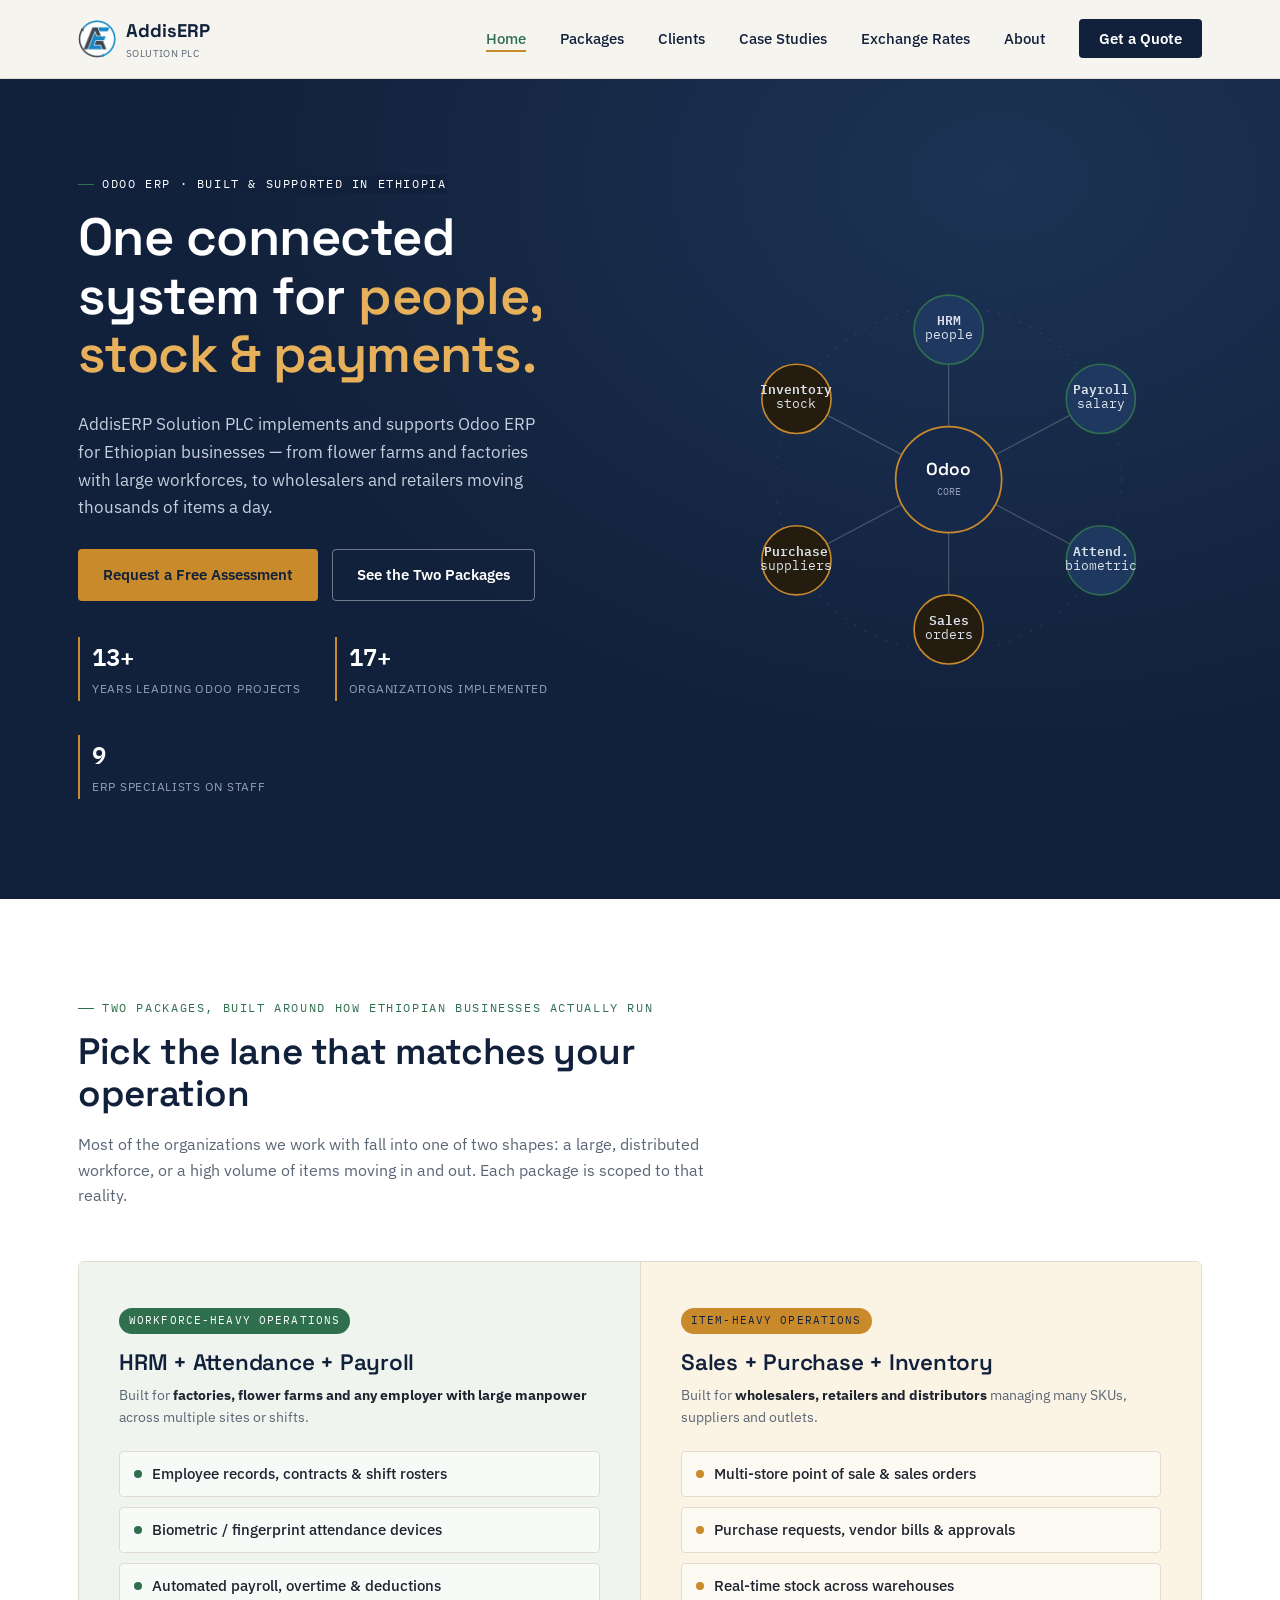
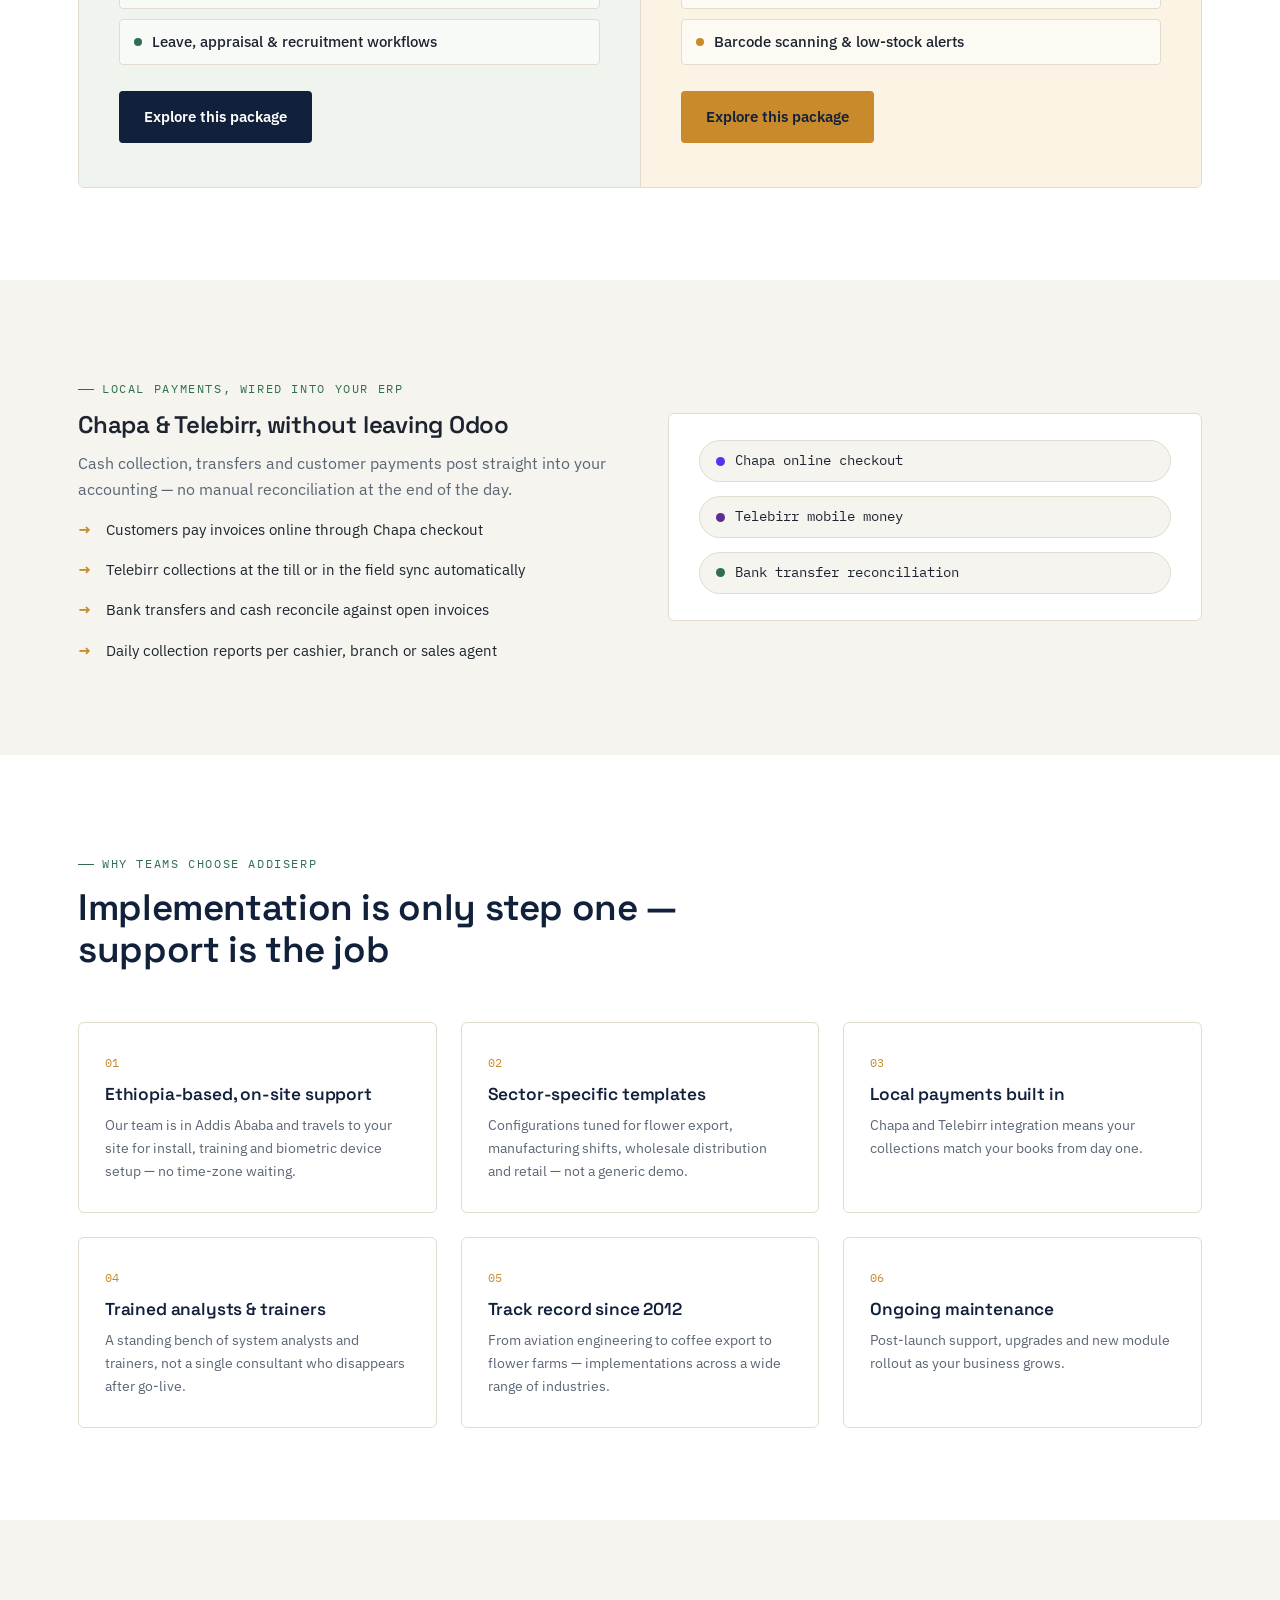
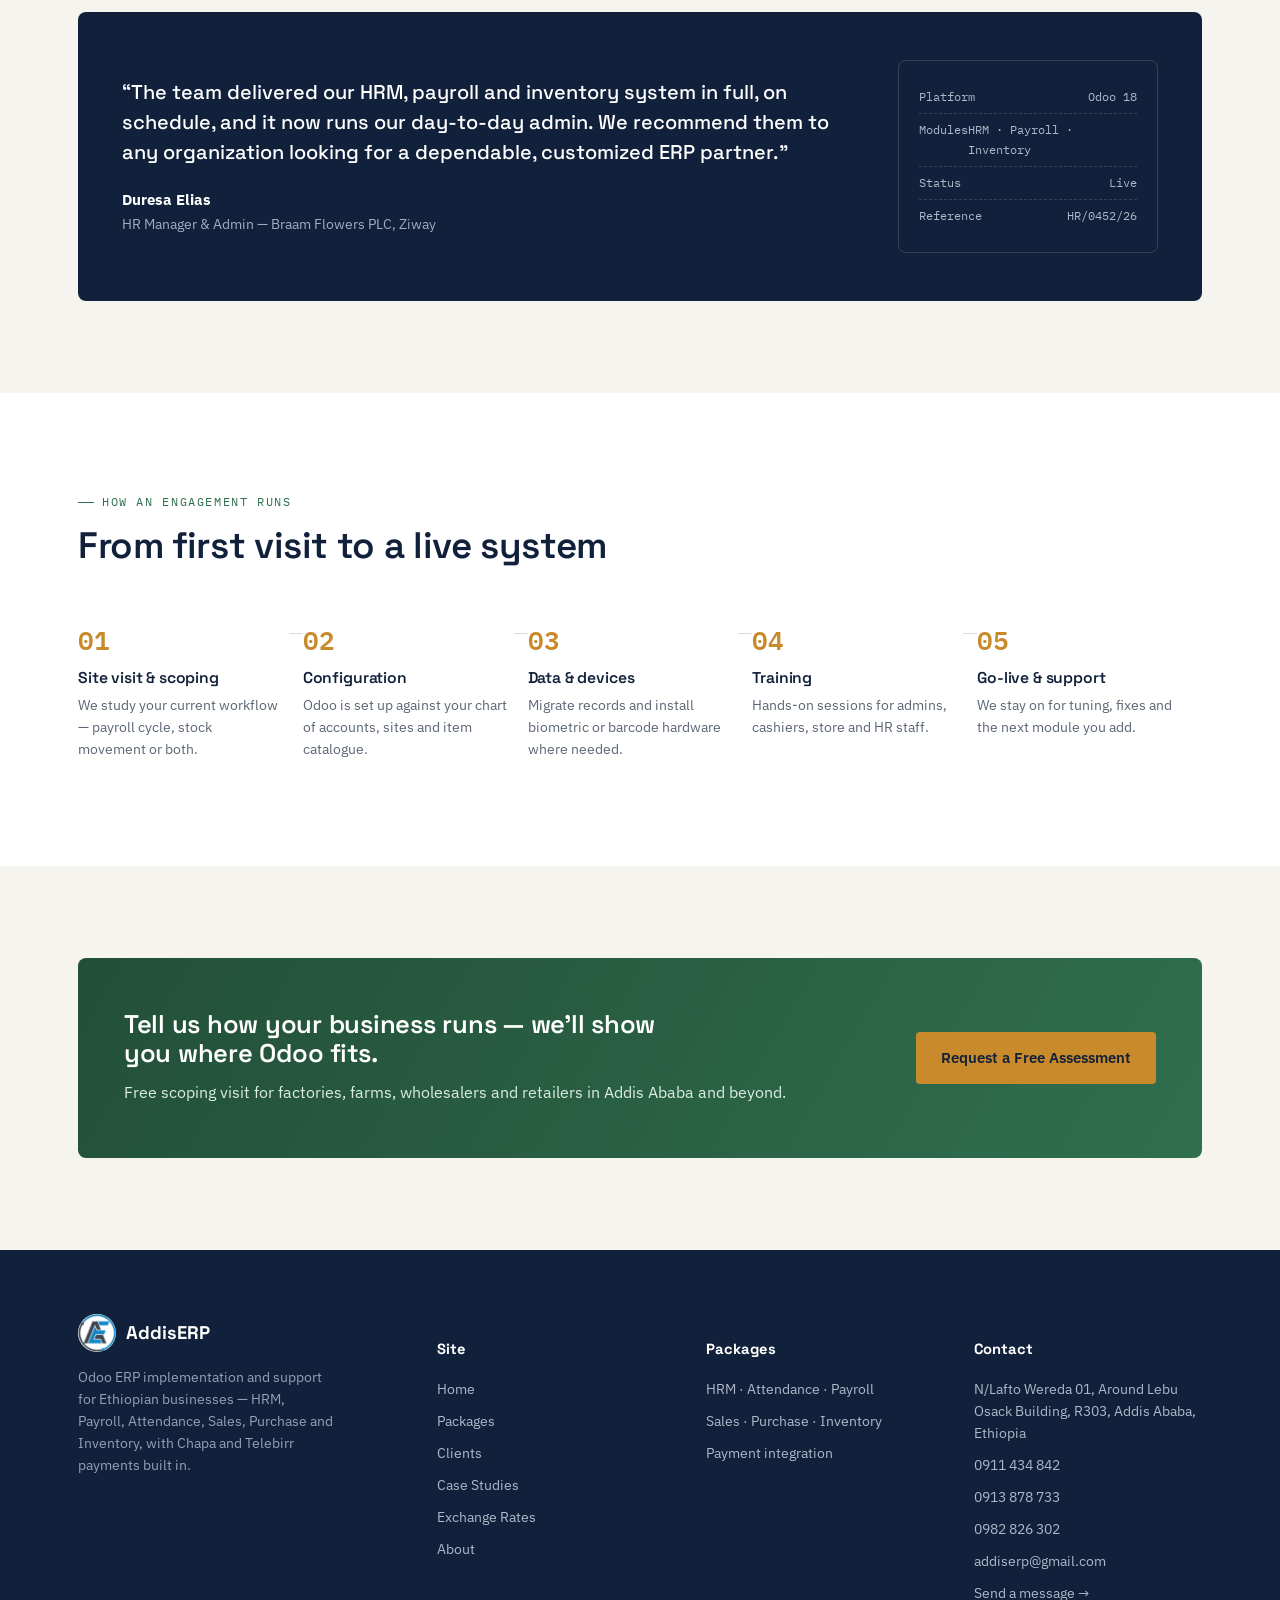
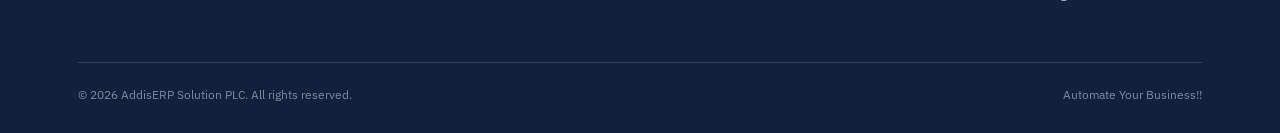
<file: index.html>
<!DOCTYPE html>
<html lang="en">
<head>
<meta charset="UTF-8">
<meta name="viewport" content="width=device-width, initial-scale=1.0">
<title>AddisERP Solution PLC — Odoo ERP Implementation in Ethiopia</title>
<meta name="description" content="AddisERP Solution PLC implements Odoo ERP for factories, flower farms, wholesalers and retailers across Ethiopia — HRM, Payroll, Attendance, Sales, Purchase, Inventory, plus Chapa and Telebirr payment integration.">
<meta name="keywords" content="Odoo ERP Ethiopia, Odoo implementation Addis Ababa, HRM software Ethiopia, payroll software Ethiopia, inventory management Ethiopia, Chapa integration, Telebirr integration">
<link rel="canonical" href="https://www.addiserp.com/index.html">
<meta property="og:type" content="website">
<meta property="og:title" content="AddisERP Solution PLC — Odoo ERP Implementation in Ethiopia">
<meta property="og:description" content="AddisERP Solution PLC implements Odoo ERP for factories, flower farms, wholesalers and retailers across Ethiopia — HRM, Payroll, Attendance, Sales, Purchase, Inventory, plus Chapa and Telebirr payment integration.">
<meta property="og:image" content="https://www.addiserp.com/assets/img/favicon-512.png">
<meta property="og:url" content="https://www.addiserp.com/index.html">
<meta name="twitter:card" content="summary">
<meta name="twitter:title" content="AddisERP Solution PLC — Odoo ERP Implementation in Ethiopia">
<meta name="twitter:description" content="AddisERP Solution PLC implements Odoo ERP for factories, flower farms, wholesalers and retailers across Ethiopia — HRM, Payroll, Attendance, Sales, Purchase, Inventory, plus Chapa and Telebirr payment integration.">
<link rel="icon" href="assets/img/favicon-32.png" sizes="32x32">
<link rel="icon" href="assets/img/favicon-48.png" sizes="48x48">
<link rel="apple-touch-icon" href="assets/img/favicon-180.png">
<link rel="preconnect" href="https://fonts.googleapis.com">
<link rel="preconnect" href="https://fonts.gstatic.com" crossorigin>
<link href="https://fonts.googleapis.com/css2?family=Space+Grotesk:wght@500;600;700&family=IBM+Plex+Sans:wght@400;500;600&family=IBM+Plex+Mono:wght@400;600&display=swap" rel="stylesheet">
<link rel="stylesheet" href="assets/css/main.css?v=3">
</head>
<body>

<header class="site-header">
  <nav class="nav">
    <a href="index.html" class="brand">
      <img src="assets/img/logo.png" alt="AddisERP Solution PLC logo" class="mark">
      <span>AddisERP<small>Solution PLC</small></span>
    </a>
    <ul class="nav-links" id="nav-links">
      <li><a href="index.html">Home</a></li>
      <li><a href="services.html">Packages</a></li>
      <li><a href="clients.html">Clients</a></li>
      <li><a href="case-studies.html">Case Studies</a></li>
      <li><a href="exchange-rate.html">Exchange Rates</a></li>
      <li><a href="about.html">About</a></li>
      <li><a href="contact.html" class="nav-cta">Get a Quote</a></li>
    </ul>
    <button class="nav-toggle" aria-label="Toggle menu" aria-expanded="false">
      <span></span><span></span><span></span>
    </button>
  </nav>
</header>

<!-- ===================== HERO ===================== -->
<section class="hero">
  <div class="container hero-grid">
    <div>
      <div class="eyebrow on-dark">Odoo ERP · Built &amp; supported in Ethiopia</div>
      <h1>One connected system for <em>people, stock &amp; payments.</em></h1>
      <p class="lead">AddisERP Solution PLC implements and supports Odoo ERP for Ethiopian businesses — from flower farms and factories with large workforces, to wholesalers and retailers moving thousands of items a day.</p>
      <div class="hero-actions">
        <a href="contact.html" class="btn btn-gold">Request a Free Assessment</a>
        <a href="services.html" class="btn btn-outline">See the Two Packages</a>
      </div>
      <div class="hero-stats">
        <div><span class="num">13+</span><span class="lbl">Years leading Odoo projects</span></div>
        <div><span class="num">17+</span><span class="lbl">Organizations implemented</span></div>
        <div><span class="num">9</span><span class="lbl">ERP specialists on staff</span></div>
      </div>
    </div>

    <div class="hub-wrap">
      <svg viewBox="0 0 440 400" role="img" aria-labelledby="hubTitle">
        <title id="hubTitle">Odoo core connected to HRM, Payroll, Attendance, Sales, Purchase, Inventory, Chapa and Telebirr</title>
        <g class="hub-spin">
          <circle cx="220" cy="200" r="150" fill="none" stroke="rgba(255,255,255,.08)" stroke-dasharray="2 8"/>
        </g>
        <!-- connecting lines -->
        <g stroke="rgba(255,255,255,.22)" stroke-width="1">
          <line x1="220" y1="200" x2="220" y2="70"/>
          <line x1="220" y1="200" x2="352" y2="130"/>
          <line x1="220" y1="200" x2="352" y2="270"/>
          <line x1="220" y1="200" x2="220" y2="330"/>
          <line x1="220" y1="200" x2="88" y2="270"/>
          <line x1="220" y1="200" x2="88" y2="130"/>
        </g>
        <!-- center -->
        <circle cx="220" cy="200" r="46" fill="#16294A" stroke="#C98A2C" stroke-width="1.5" class="hub-pulse"/>
        <text x="220" y="196" text-anchor="middle" fill="#fff" font-family="Space Grotesk" font-weight="600" font-size="15">Odoo</text>
        <text x="220" y="213" text-anchor="middle" fill="#93A0B8" font-family="IBM Plex Mono" font-size="9">CORE</text>

        <!-- nodes -->
        <g>
          <circle cx="220" cy="70" r="30" fill="#1E3860" stroke="#2F6F4E" stroke-width="1.4"/>
          <text x="220" y="66" text-anchor="middle" class="hub-node-label" font-weight="600">HRM</text>
          <text x="220" y="78" text-anchor="middle" class="hub-node-label" font-size="9">people</text>
        </g>
        <g>
          <circle cx="352" cy="130" r="30" fill="#1E3860" stroke="#2F6F4E" stroke-width="1.4"/>
          <text x="352" y="126" text-anchor="middle" class="hub-node-label" font-weight="600">Payroll</text>
          <text x="352" y="138" text-anchor="middle" class="hub-node-label" font-size="9">salary</text>
        </g>
        <g>
          <circle cx="352" cy="270" r="30" fill="#1E3860" stroke="#2F6F4E" stroke-width="1.4"/>
          <text x="352" y="266" text-anchor="middle" class="hub-node-label" font-weight="600">Attend.</text>
          <text x="352" y="278" text-anchor="middle" class="hub-node-label" font-size="9">biometric</text>
        </g>
        <g>
          <circle cx="220" cy="330" r="30" fill="#241C0E" stroke="#C98A2C" stroke-width="1.4"/>
          <text x="220" y="326" text-anchor="middle" class="hub-node-label" font-weight="600">Sales</text>
          <text x="220" y="338" text-anchor="middle" class="hub-node-label" font-size="9">orders</text>
        </g>
        <g>
          <circle cx="88" cy="270" r="30" fill="#241C0E" stroke="#C98A2C" stroke-width="1.4"/>
          <text x="88" y="266" text-anchor="middle" class="hub-node-label" font-weight="600">Purchase</text>
          <text x="88" y="278" text-anchor="middle" class="hub-node-label" font-size="9">suppliers</text>
        </g>
        <g>
          <circle cx="88" cy="130" r="30" fill="#241C0E" stroke="#C98A2C" stroke-width="1.4"/>
          <text x="88" y="126" text-anchor="middle" class="hub-node-label" font-weight="600">Inventory</text>
          <text x="88" y="138" text-anchor="middle" class="hub-node-label" font-size="9">stock</text>
        </g>
      </svg>
    </div>
  </div>
</section>

<!-- ===================== TWO LANES ===================== -->
<section class="bg-panel">
  <div class="container">
    <div class="section-head" data-reveal>
      <div class="eyebrow">Two packages, built around how Ethiopian businesses actually run</div>
      <h2>Pick the lane that matches your operation</h2>
      <p>Most of the organizations we work with fall into one of two shapes: a large, distributed workforce, or a high volume of items moving in and out. Each package is scoped to that reality.</p>
    </div>

    <div class="lanes" data-reveal>
      <div class="lane lane-a">
        <span class="tag">Workforce-heavy operations</span>
        <h3>HRM + Attendance + Payroll</h3>
        <p class="for">Built for <strong>factories, flower farms and any employer with large manpower</strong> across multiple sites or shifts.</p>
        <ul class="mod-list">
          <li>Employee records, contracts &amp; shift rosters</li>
          <li>Biometric / fingerprint attendance devices</li>
          <li>Automated payroll, overtime &amp; deductions</li>
          <li>Leave, appraisal &amp; recruitment workflows</li>
        </ul>
        <a href="services.html#hrm" class="btn btn-ink">Explore this package</a>
      </div>
      <div class="lane lane-b">
        <span class="tag">Item-heavy operations</span>
        <h3>Sales + Purchase + Inventory</h3>
        <p class="for">Built for <strong>wholesalers, retailers and distributors</strong> managing many SKUs, suppliers and outlets.</p>
        <ul class="mod-list">
          <li>Multi-store point of sale &amp; sales orders</li>
          <li>Purchase requests, vendor bills &amp; approvals</li>
          <li>Real-time stock across warehouses</li>
          <li>Barcode scanning &amp; low-stock alerts</li>
        </ul>
        <a href="services.html#retail" class="btn btn-gold">Explore this package</a>
      </div>
    </div>
  </div>
</section>

<!-- ===================== PAYMENTS ===================== -->
<section>
  <div class="container split">
    <div data-reveal>
      <div class="eyebrow">Local payments, wired into your ERP</div>
      <h2>Chapa &amp; Telebirr, without leaving Odoo</h2>
      <p>Cash collection, transfers and customer payments post straight into your accounting — no manual reconciliation at the end of the day.</p>
      <ul class="kicker-list">
        <li>Customers pay invoices online through Chapa checkout</li>
        <li>Telebirr collections at the till or in the field sync automatically</li>
        <li>Bank transfers and cash reconcile against open invoices</li>
        <li>Daily collection reports per cashier, branch or sales agent</li>
      </ul>
    </div>
    <div data-reveal>
      <div class="pay-strip" style="flex-direction:column; align-items:stretch; gap:14px;">
        <div class="pay-chip chapa"><span class="dot"></span> Chapa online checkout</div>
        <div class="pay-chip tele"><span class="dot"></span> Telebirr mobile money</div>
        <div class="pay-chip bank"><span class="dot"></span> Bank transfer reconciliation</div>
      </div>
    </div>
  </div>
</section>

<!-- ===================== WHY US ===================== -->
<section class="bg-panel">
  <div class="container">
    <div class="section-head" data-reveal>
      <div class="eyebrow">Why teams choose AddisERP</div>
      <h2>Implementation is only step one — support is the job</h2>
    </div>
    <div class="cards" data-reveal>
      <div class="card">
        <span class="n">01</span>
        <h4>Ethiopia-based, on-site support</h4>
        <p>Our team is in Addis Ababa and travels to your site for install, training and biometric device setup — no time-zone waiting.</p>
      </div>
      <div class="card">
        <span class="n">02</span>
        <h4>Sector-specific templates</h4>
        <p>Configurations tuned for flower export, manufacturing shifts, wholesale distribution and retail — not a generic demo.</p>
      </div>
      <div class="card">
        <span class="n">03</span>
        <h4>Local payments built in</h4>
        <p>Chapa and Telebirr integration means your collections match your books from day one.</p>
      </div>
      <div class="card">
        <span class="n">04</span>
        <h4>Trained analysts &amp; trainers</h4>
        <p>A standing bench of system analysts and trainers, not a single consultant who disappears after go-live.</p>
      </div>
      <div class="card">
        <span class="n">05</span>
        <h4>Track record since 2012</h4>
        <p>From aviation engineering to coffee export to flower farms — implementations across a wide range of industries.</p>
      </div>
      <div class="card">
        <span class="n">06</span>
        <h4>Ongoing maintenance</h4>
        <p>Post-launch support, upgrades and new module rollout as your business grows.</p>
      </div>
    </div>
  </div>
</section>

<!-- ===================== TESTIMONIAL ===================== -->
<section>
  <div class="container">
    <div class="testimonial" data-reveal>
      <div>
        <blockquote>“The team delivered our HRM, payroll and inventory system in full, on schedule, and it now runs our day-to-day admin. We recommend them to any organization looking for a dependable, customized ERP partner.”</blockquote>
        <cite><b>Duresa Elias</b>HR Manager &amp; Admin — Braam Flowers PLC, Ziway</cite>
      </div>
      <div class="stamp">
        <div class="k"><span>Platform</span><span>Odoo 18</span></div>
        <div class="k"><span>Modules</span><span>HRM · Payroll · Inventory</span></div>
        <div class="k"><span>Status</span><span>Live</span></div>
        <div class="k"><span>Reference</span><span>HR/0452/26</span></div>
      </div>
    </div>
  </div>
</section>

<!-- ===================== PROCESS ===================== -->
<section class="bg-panel">
  <div class="container">
    <div class="section-head" data-reveal>
      <div class="eyebrow">How an engagement runs</div>
      <h2>From first visit to a live system</h2>
    </div>
    <div class="steps" data-reveal>
      <div class="step"><span class="idx">01</span><h4>Site visit &amp; scoping</h4><p>We study your current workflow — payroll cycle, stock movement or both.</p></div>
      <div class="step"><span class="idx">02</span><h4>Configuration</h4><p>Odoo is set up against your chart of accounts, sites and item catalogue.</p></div>
      <div class="step"><span class="idx">03</span><h4>Data &amp; devices</h4><p>Migrate records and install biometric or barcode hardware where needed.</p></div>
      <div class="step"><span class="idx">04</span><h4>Training</h4><p>Hands-on sessions for admins, cashiers, store and HR staff.</p></div>
      <div class="step"><span class="idx">05</span><h4>Go-live &amp; support</h4><p>We stay on for tuning, fixes and the next module you add.</p></div>
    </div>
  </div>
</section>

<!-- ===================== CTA ===================== -->
<section>
  <div class="container">
    <div class="cta-band" data-reveal>
      <div>
        <h3>Tell us how your business runs — we'll show you where Odoo fits.</h3>
        <p>Free scoping visit for factories, farms, wholesalers and retailers in Addis Ababa and beyond.</p>
      </div>
      <a href="contact.html" class="btn btn-gold">Request a Free Assessment</a>
    </div>
  </div>
</section>

<!-- ===================== FOOTER ===================== -->
<footer class="site-footer">
  <div class="container">
    <div class="foot-grid">
      <div class="foot-brand">
        <a href="index.html" class="brand" style="color:#fff; margin-bottom:14px; display:flex;">
          <img src="assets/img/logo.png" alt="AddisERP Solution PLC logo" class="mark"><span>AddisERP</span>
        </a>
        <p>Odoo ERP implementation and support for Ethiopian businesses — HRM, Payroll, Attendance, Sales, Purchase and Inventory, with Chapa and Telebirr payments built in.</p>
      </div>
      <div>
        <h5>Site</h5>
        <ul>
          <li><a href="index.html">Home</a></li>
          <li><a href="services.html">Packages</a></li>
          <li><a href="clients.html">Clients</a></li>
          <li><a href="case-studies.html">Case Studies</a></li>
          <li><a href="exchange-rate.html">Exchange Rates</a></li>
          <li><a href="about.html">About</a></li>
        </ul>
      </div>
      <div>
        <h5>Packages</h5>
        <ul>
          <li><a href="services.html#hrm">HRM · Attendance · Payroll</a></li>
          <li><a href="services.html#retail">Sales · Purchase · Inventory</a></li>
          <li><a href="services.html#payments">Payment integration</a></li>
        </ul>
      </div>
      <div>
        <h5>Contact</h5>
        <ul>
          <li>N/Lafto Wereda 01, Around Lebu Osack Building, R303, Addis Ababa, Ethiopia</li>
          <li><a href="tel:+251911434842">0911 434 842</a></li>
          <li><a href="tel:+251913878733">0913 878 733</a></li>
          <li><a href="tel:+251982826302">0982 826 302</a></li>
          <li><a href="mailto:addiserp@gmail.com">addiserp@gmail.com</a></li>
          <li><a href="contact.html">Send a message →</a></li>
        </ul>
      </div>
    </div>
    <div class="foot-bottom">
      <span>© <span id="year"></span> AddisERP Solution PLC. All rights reserved.</span>
      <span>Automate Your Business!!</span>
    </div>
  </div>
</footer>

<script>document.getElementById('year').textContent = new Date().getFullYear();</script>
<script type="application/ld+json">
{
  "@context": "https://schema.org",
  "@type": "ProfessionalService",
  "name": "AddisERP Solution PLC",
  "alternateName": "AddisERP",
  "url": "https://www.addiserp.com/",
  "logo": "https://www.addiserp.com/assets/img/logo.png",
  "image": "https://www.addiserp.com/assets/img/logo.png",
  "description": "Odoo ERP implementation and support for Ethiopian businesses — HRM, Attendance, Payroll, Sales, Purchase and Inventory, with Chapa and Telebirr payment integration.",
  "areaServed": {
    "@type": "Country",
    "name": "Ethiopia"
  },
  "address": {
    "@type": "PostalAddress",
    "addressLocality": "Addis Ababa",
    "addressCountry": "ET"
  },
  "priceRange": "$$",
  "founder": {
    "@type": "Person",
    "name": "Mikias Gedlu"
  },
  "sameAs": []
}
</script>
<script src="assets/js/main.js"></script>
</body>
</html>
</file>
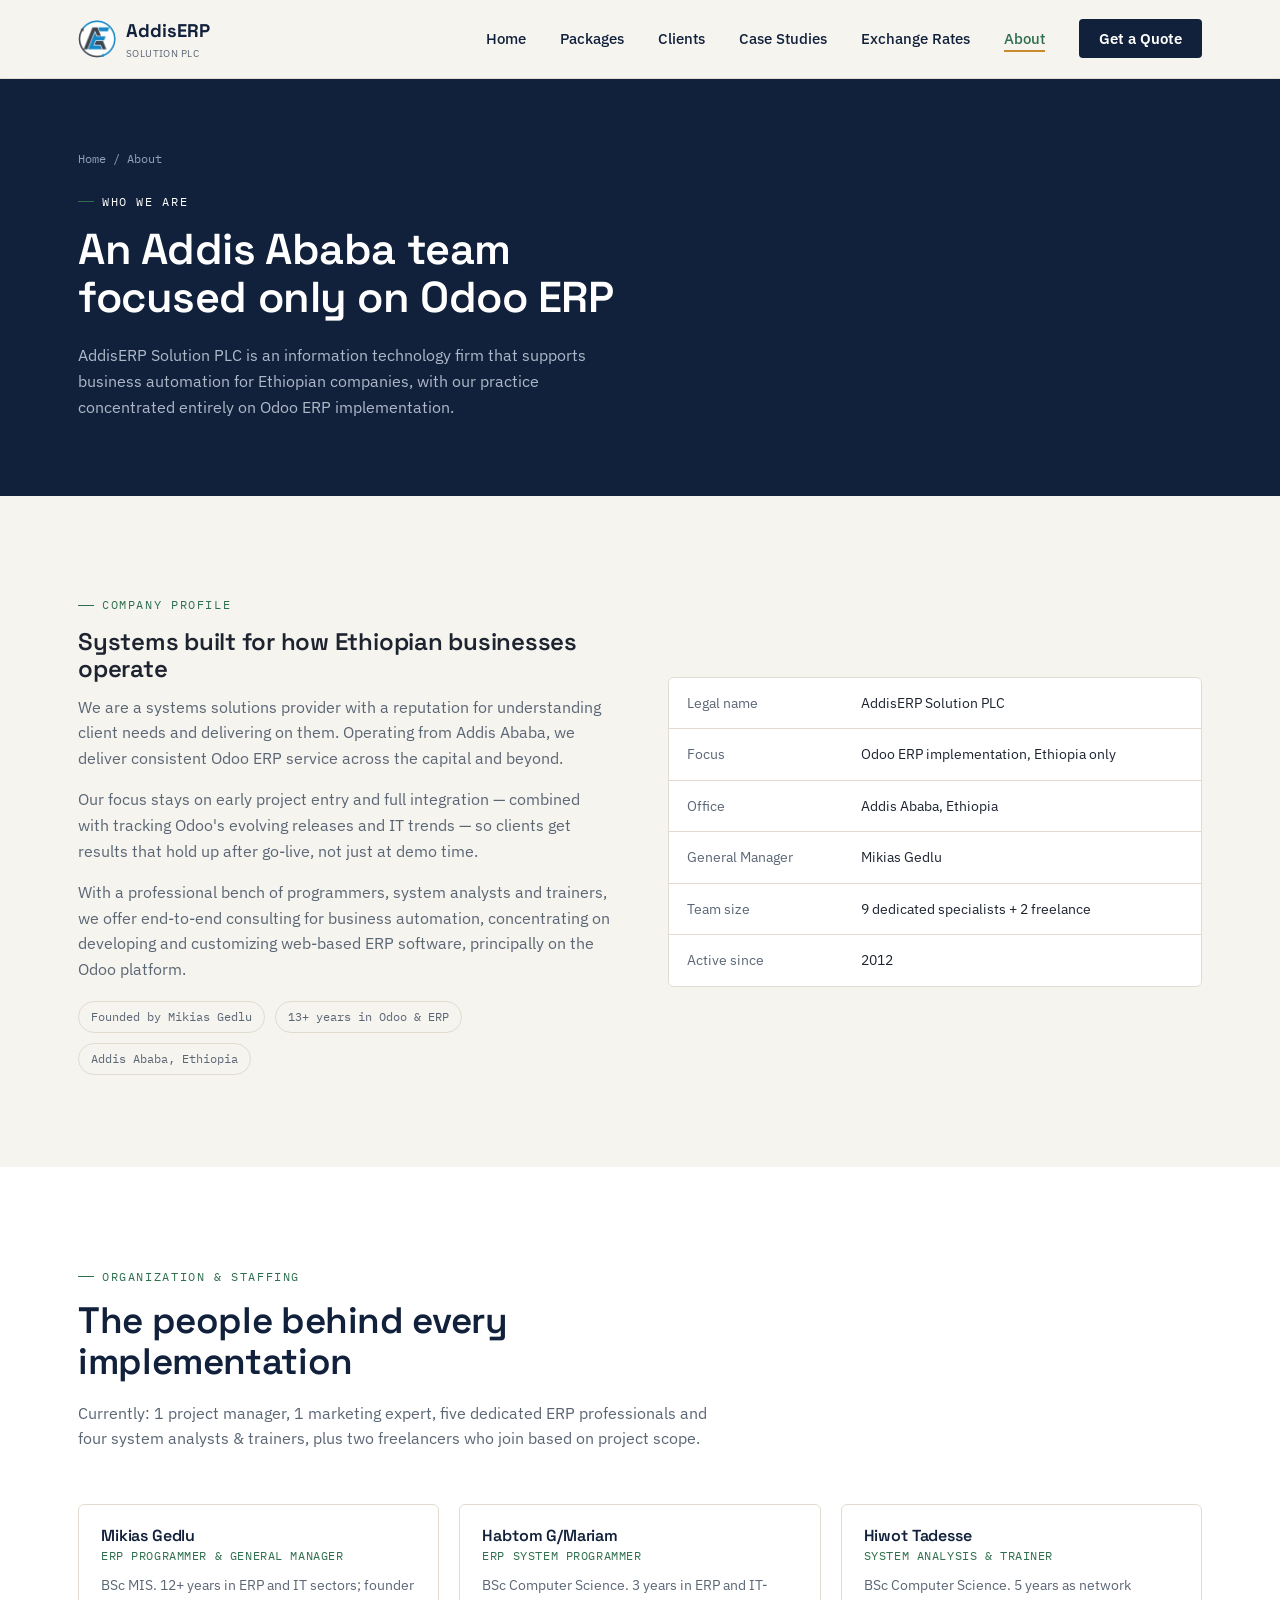
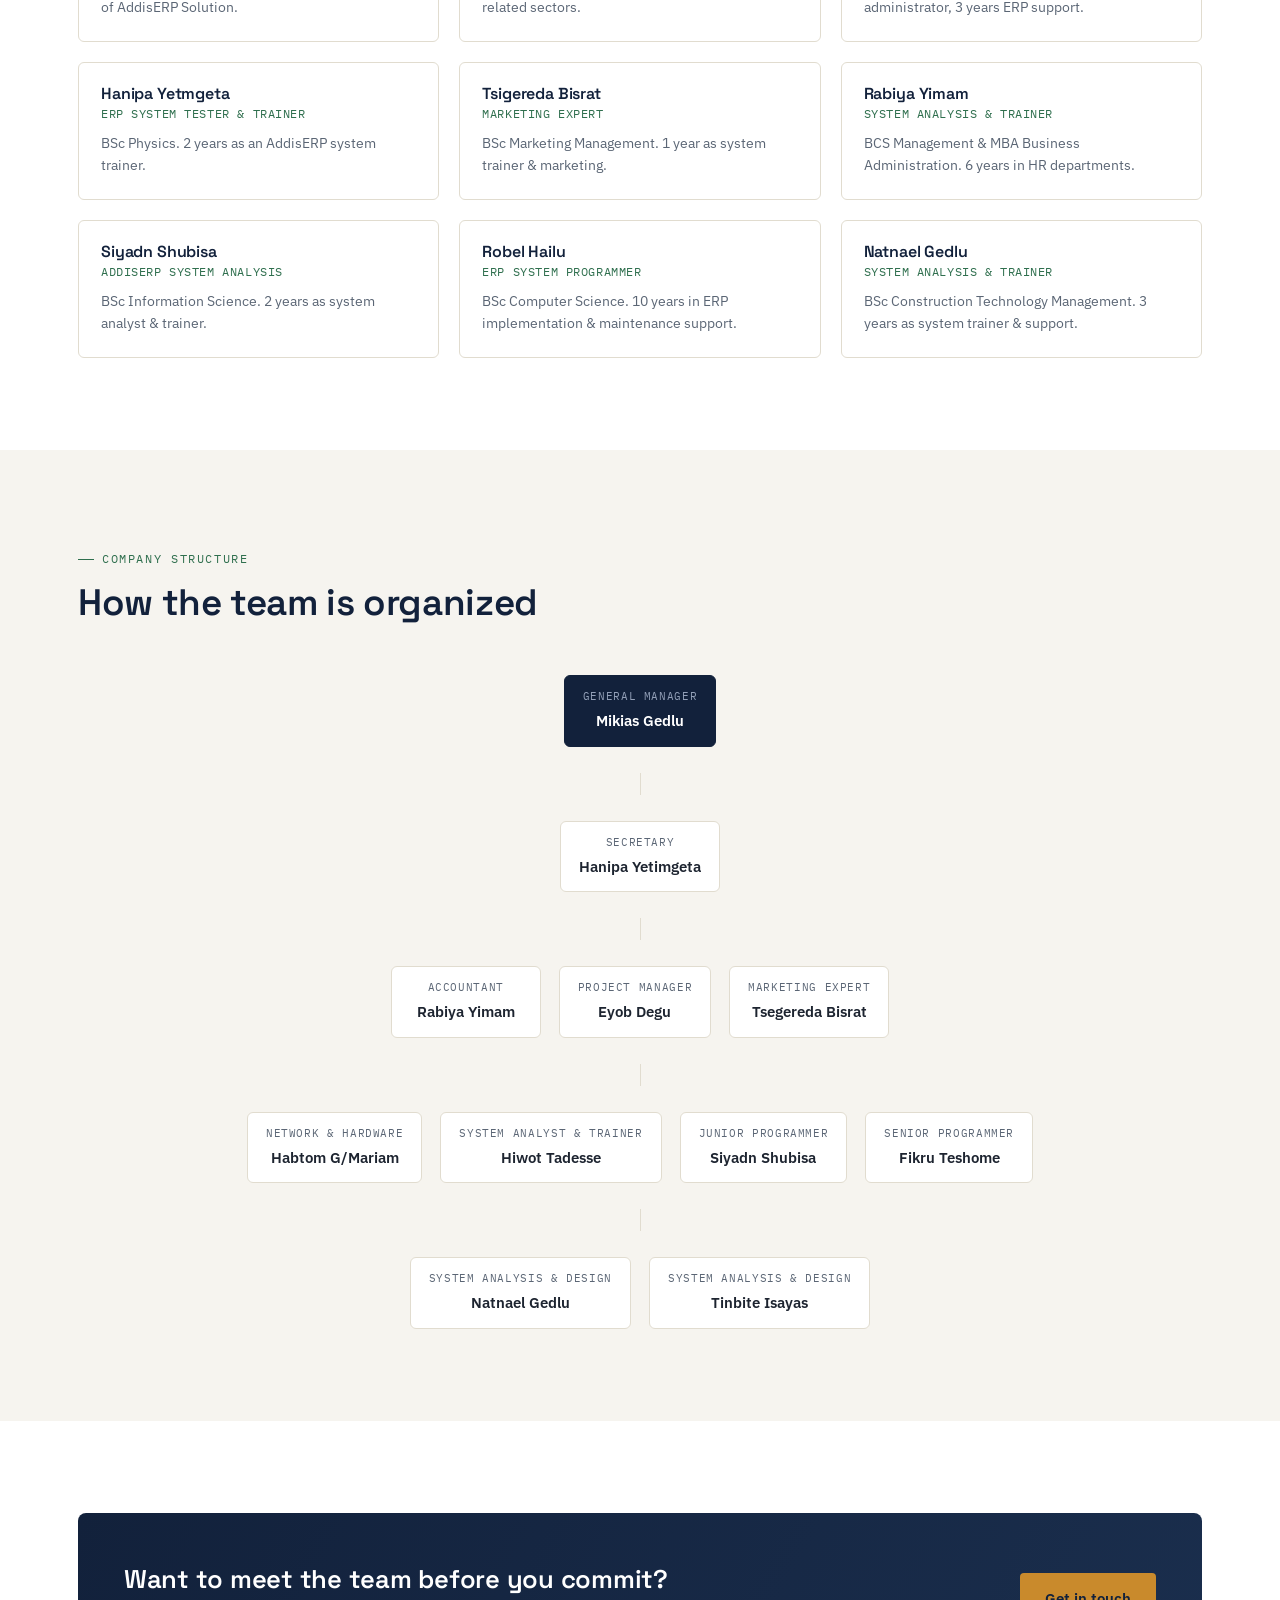
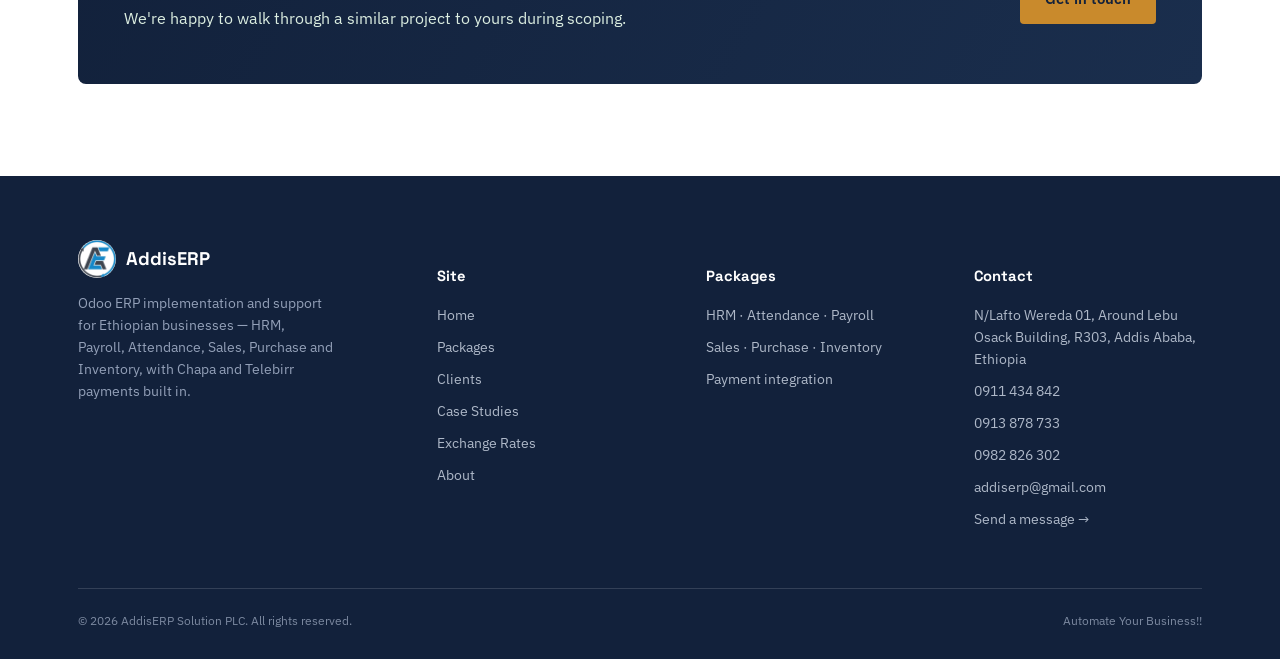
<file: about.html>
<!DOCTYPE html>
<html lang="en">
<head>
<meta charset="UTF-8">
<meta name="viewport" content="width=device-width, initial-scale=1.0">
<title>About Us | AddisERP Solution PLC</title>
<meta name="description" content="AddisERP Solution PLC is an Addis Ababa based IT firm focused on Odoo ERP implementation. Meet the team and organization behind our projects.">
<meta name="keywords" content="Odoo ERP company Ethiopia, ERP consultants Addis Ababa, Mikias Gedlu Odoo, Ethiopian ERP developers">
<link rel="canonical" href="https://www.addiserp.com/about.html">
<meta property="og:type" content="website">
<meta property="og:title" content="About Us | AddisERP Solution PLC">
<meta property="og:description" content="AddisERP Solution PLC is an Addis Ababa based IT firm focused on Odoo ERP implementation. Meet the team and organization behind our projects.">
<meta property="og:image" content="https://www.addiserp.com/assets/img/favicon-512.png">
<meta property="og:url" content="https://www.addiserp.com/about.html">
<meta name="twitter:card" content="summary">
<meta name="twitter:title" content="About Us | AddisERP Solution PLC">
<meta name="twitter:description" content="AddisERP Solution PLC is an Addis Ababa based IT firm focused on Odoo ERP implementation. Meet the team and organization behind our projects.">
<link rel="icon" href="assets/img/favicon-32.png" sizes="32x32">
<link rel="icon" href="assets/img/favicon-48.png" sizes="48x48">
<link rel="apple-touch-icon" href="assets/img/favicon-180.png">
<link rel="preconnect" href="https://fonts.googleapis.com">
<link rel="preconnect" href="https://fonts.gstatic.com" crossorigin>
<link href="https://fonts.googleapis.com/css2?family=Space+Grotesk:wght@500;600;700&family=IBM+Plex+Sans:wght@400;500;600&family=IBM+Plex+Mono:wght@400;600&display=swap" rel="stylesheet">
<link rel="stylesheet" href="assets/css/main.css?v=3">
</head>
<body>

<header class="site-header">
  <nav class="nav">
    <a href="index.html" class="brand">
      <img src="assets/img/logo.png" alt="AddisERP Solution PLC logo" class="mark">
      <span>AddisERP<small>Solution PLC</small></span>
    </a>
    <ul class="nav-links" id="nav-links">
      <li><a href="index.html">Home</a></li>
      <li><a href="services.html">Packages</a></li>
      <li><a href="clients.html">Clients</a></li>
      <li><a href="case-studies.html">Case Studies</a></li>
      <li><a href="exchange-rate.html">Exchange Rates</a></li>
      <li><a href="about.html">About</a></li>
      <li><a href="contact.html" class="nav-cta">Get a Quote</a></li>
    </ul>
    <button class="nav-toggle" aria-label="Toggle menu" aria-expanded="false">
      <span></span><span></span><span></span>
    </button>
  </nav>
</header>

<section class="page-hero">
  <div class="container">
    <div class="breadcrumb"><a href="index.html">Home</a> / About</div>
    <div class="eyebrow on-dark">Who we are</div>
    <h1>An Addis Ababa team focused only on Odoo ERP</h1>
    <p>AddisERP Solution PLC is an information technology firm that supports business automation for Ethiopian companies, with our practice concentrated entirely on Odoo ERP implementation.</p>
  </div>
</section>

<section>
  <div class="container split">
    <div data-reveal>
      <div class="eyebrow">Company profile</div>
      <h2>Systems built for how Ethiopian businesses operate</h2>
      <p>We are a systems solutions provider with a reputation for understanding client needs and delivering on them. Operating from Addis Ababa, we deliver consistent Odoo ERP service across the capital and beyond.</p>
      <p>Our focus stays on early project entry and full integration — combined with tracking Odoo's evolving releases and IT trends — so clients get results that hold up after go-live, not just at demo time.</p>
      <p>With a professional bench of programmers, system analysts and trainers, we offer end-to-end consulting for business automation, concentrating on developing and customizing web-based ERP software, principally on the Odoo platform.</p>
      <div class="tag-row">
        <span>Founded by Mikias Gedlu</span>
        <span>13+ years in Odoo &amp; ERP</span>
        <span>Addis Ababa, Ethiopia</span>
      </div>
    </div>
    <div class="table-wrap" data-reveal>
      <table>
        <tbody>
          <tr><td style="color:var(--slate);">Legal name</td><td>AddisERP Solution PLC</td></tr>
          <tr><td style="color:var(--slate);">Focus</td><td>Odoo ERP implementation, Ethiopia only</td></tr>
          <tr><td style="color:var(--slate);">Office</td><td>Addis Ababa, Ethiopia</td></tr>
          <tr><td style="color:var(--slate);">General Manager</td><td>Mikias Gedlu</td></tr>
          <tr><td style="color:var(--slate);">Team size</td><td>9 dedicated specialists + 2 freelance</td></tr>
          <tr><td style="color:var(--slate);">Active since</td><td>2012</td></tr>
        </tbody>
      </table>
    </div>
  </div>
</section>

<!-- STAFF -->
<section class="bg-panel">
  <div class="container">
    <div class="section-head" data-reveal>
      <div class="eyebrow">Organization &amp; staffing</div>
      <h2>The people behind every implementation</h2>
      <p>Currently: 1 project manager, 1 marketing expert, five dedicated ERP professionals and four system analysts &amp; trainers, plus two freelancers who join based on project scope.</p>
    </div>
    <div class="staff-grid" data-reveal>
      <div class="staff-card">
        <h4>Mikias Gedlu</h4>
        <span class="role">ERP Programmer &amp; General Manager</span>
        <p>BSc MIS. 12+ years in ERP and IT sectors; founder of AddisERP Solution.</p>
      </div>
      <div class="staff-card">
        <h4>Habtom G/Mariam</h4>
        <span class="role">ERP System Programmer</span>
        <p>BSc Computer Science. 3 years in ERP and IT-related sectors.</p>
      </div>
      <div class="staff-card">
        <h4>Hiwot Tadesse</h4>
        <span class="role">System Analysis &amp; Trainer</span>
        <p>BSc Computer Science. 5 years as network administrator, 3 years ERP support.</p>
      </div>
      <div class="staff-card">
        <h4>Hanipa Yetmgeta</h4>
        <span class="role">ERP System Tester &amp; Trainer</span>
        <p>BSc Physics. 2 years as an AddisERP system trainer.</p>
      </div>
      <div class="staff-card">
        <h4>Tsigereda Bisrat</h4>
        <span class="role">Marketing Expert</span>
        <p>BSc Marketing Management. 1 year as system trainer &amp; marketing.</p>
      </div>
      <div class="staff-card">
        <h4>Rabiya Yimam</h4>
        <span class="role">System Analysis &amp; Trainer</span>
        <p>BCS Management &amp; MBA Business Administration. 6 years in HR departments.</p>
      </div>
      <div class="staff-card">
        <h4>Siyadn Shubisa</h4>
        <span class="role">AddisERP System Analysis</span>
        <p>BSc Information Science. 2 years as system analyst &amp; trainer.</p>
      </div>
      <div class="staff-card">
        <h4>Robel Hailu</h4>
        <span class="role">ERP System Programmer</span>
        <p>BSc Computer Science. 10 years in ERP implementation &amp; maintenance support.</p>
      </div>
      <div class="staff-card">
        <h4>Natnael Gedlu</h4>
        <span class="role">System Analysis &amp; Trainer</span>
        <p>BSc Construction Technology Management. 3 years as system trainer &amp; support.</p>
      </div>
    </div>
  </div>
</section>

<!-- ORG CHART -->
<section>
  <div class="container">
    <div class="section-head" data-reveal>
      <div class="eyebrow">Company structure</div>
      <h2>How the team is organized</h2>
    </div>
    <div class="org" data-reveal>
      <div class="org-box lead"><span class="role">General Manager</span><span class="who">Mikias Gedlu</span></div>
      <div class="org-connector"></div>
      <div class="org-box"><span class="role">Secretary</span><span class="who">Hanipa Yetimgeta</span></div>
      <div class="org-connector"></div>
      <div class="org-row">
        <div class="org-box"><span class="role">Accountant</span><span class="who">Rabiya Yimam</span></div>
        <div class="org-box"><span class="role">Project Manager</span><span class="who">Eyob Degu</span></div>
        <div class="org-box"><span class="role">Marketing Expert</span><span class="who">Tsegereda Bisrat</span></div>
      </div>
      <div class="org-connector"></div>
      <div class="org-row">
        <div class="org-box"><span class="role">Network &amp; Hardware</span><span class="who">Habtom G/Mariam</span></div>
        <div class="org-box"><span class="role">System Analyst &amp; Trainer</span><span class="who">Hiwot Tadesse</span></div>
        <div class="org-box"><span class="role">Junior Programmer</span><span class="who">Siyadn Shubisa</span></div>
        <div class="org-box"><span class="role">Senior Programmer</span><span class="who">Fikru Teshome</span></div>
      </div>
      <div class="org-connector"></div>
      <div class="org-row">
        <div class="org-box"><span class="role">System Analysis &amp; Design</span><span class="who">Natnael Gedlu</span></div>
        <div class="org-box"><span class="role">System Analysis &amp; Design</span><span class="who">Tinbite Isayas</span></div>
      </div>
    </div>
  </div>
</section>

<section class="bg-panel">
  <div class="container">
    <div class="cta-band" style="background:linear-gradient(120deg,var(--ink),var(--ink-2));" data-reveal>
      <div>
        <h3>Want to meet the team before you commit?</h3>
        <p>We're happy to walk through a similar project to yours during scoping.</p>
      </div>
      <a href="contact.html" class="btn btn-gold">Get in touch</a>
    </div>
  </div>
</section>

<footer class="site-footer">
  <div class="container">
    <div class="foot-grid">
      <div class="foot-brand">
        <a href="index.html" class="brand" style="color:#fff; margin-bottom:14px; display:flex;">
          <img src="assets/img/logo.png" alt="AddisERP Solution PLC logo" class="mark"><span>AddisERP</span>
        </a>
        <p>Odoo ERP implementation and support for Ethiopian businesses — HRM, Payroll, Attendance, Sales, Purchase and Inventory, with Chapa and Telebirr payments built in.</p>
      </div>
      <div>
        <h5>Site</h5>
        <ul>
          <li><a href="index.html">Home</a></li>
          <li><a href="services.html">Packages</a></li>
          <li><a href="clients.html">Clients</a></li>
          <li><a href="case-studies.html">Case Studies</a></li>
          <li><a href="exchange-rate.html">Exchange Rates</a></li>
          <li><a href="about.html">About</a></li>
        </ul>
      </div>
      <div>
        <h5>Packages</h5>
        <ul>
          <li><a href="services.html#hrm">HRM · Attendance · Payroll</a></li>
          <li><a href="services.html#retail">Sales · Purchase · Inventory</a></li>
          <li><a href="services.html#payments">Payment integration</a></li>
        </ul>
      </div>
      <div>
        <h5>Contact</h5>
        <ul>
          <li>N/Lafto Wereda 01, Around Lebu Osack Building, R303, Addis Ababa, Ethiopia</li>
          <li><a href="tel:+251911434842">0911 434 842</a></li>
          <li><a href="tel:+251913878733">0913 878 733</a></li>
          <li><a href="tel:+251982826302">0982 826 302</a></li>
          <li><a href="mailto:addiserp@gmail.com">addiserp@gmail.com</a></li>
          <li><a href="contact.html">Send a message →</a></li>
        </ul>
      </div>
    </div>
    <div class="foot-bottom">
      <span>© <span id="year"></span> AddisERP Solution PLC. All rights reserved.</span>
      <span>Automate Your Business!!</span>
    </div>
  </div>
</footer>

<script>document.getElementById('year').textContent = new Date().getFullYear();</script>
<script src="assets/js/main.js"></script>
</body>
</html>
</file>
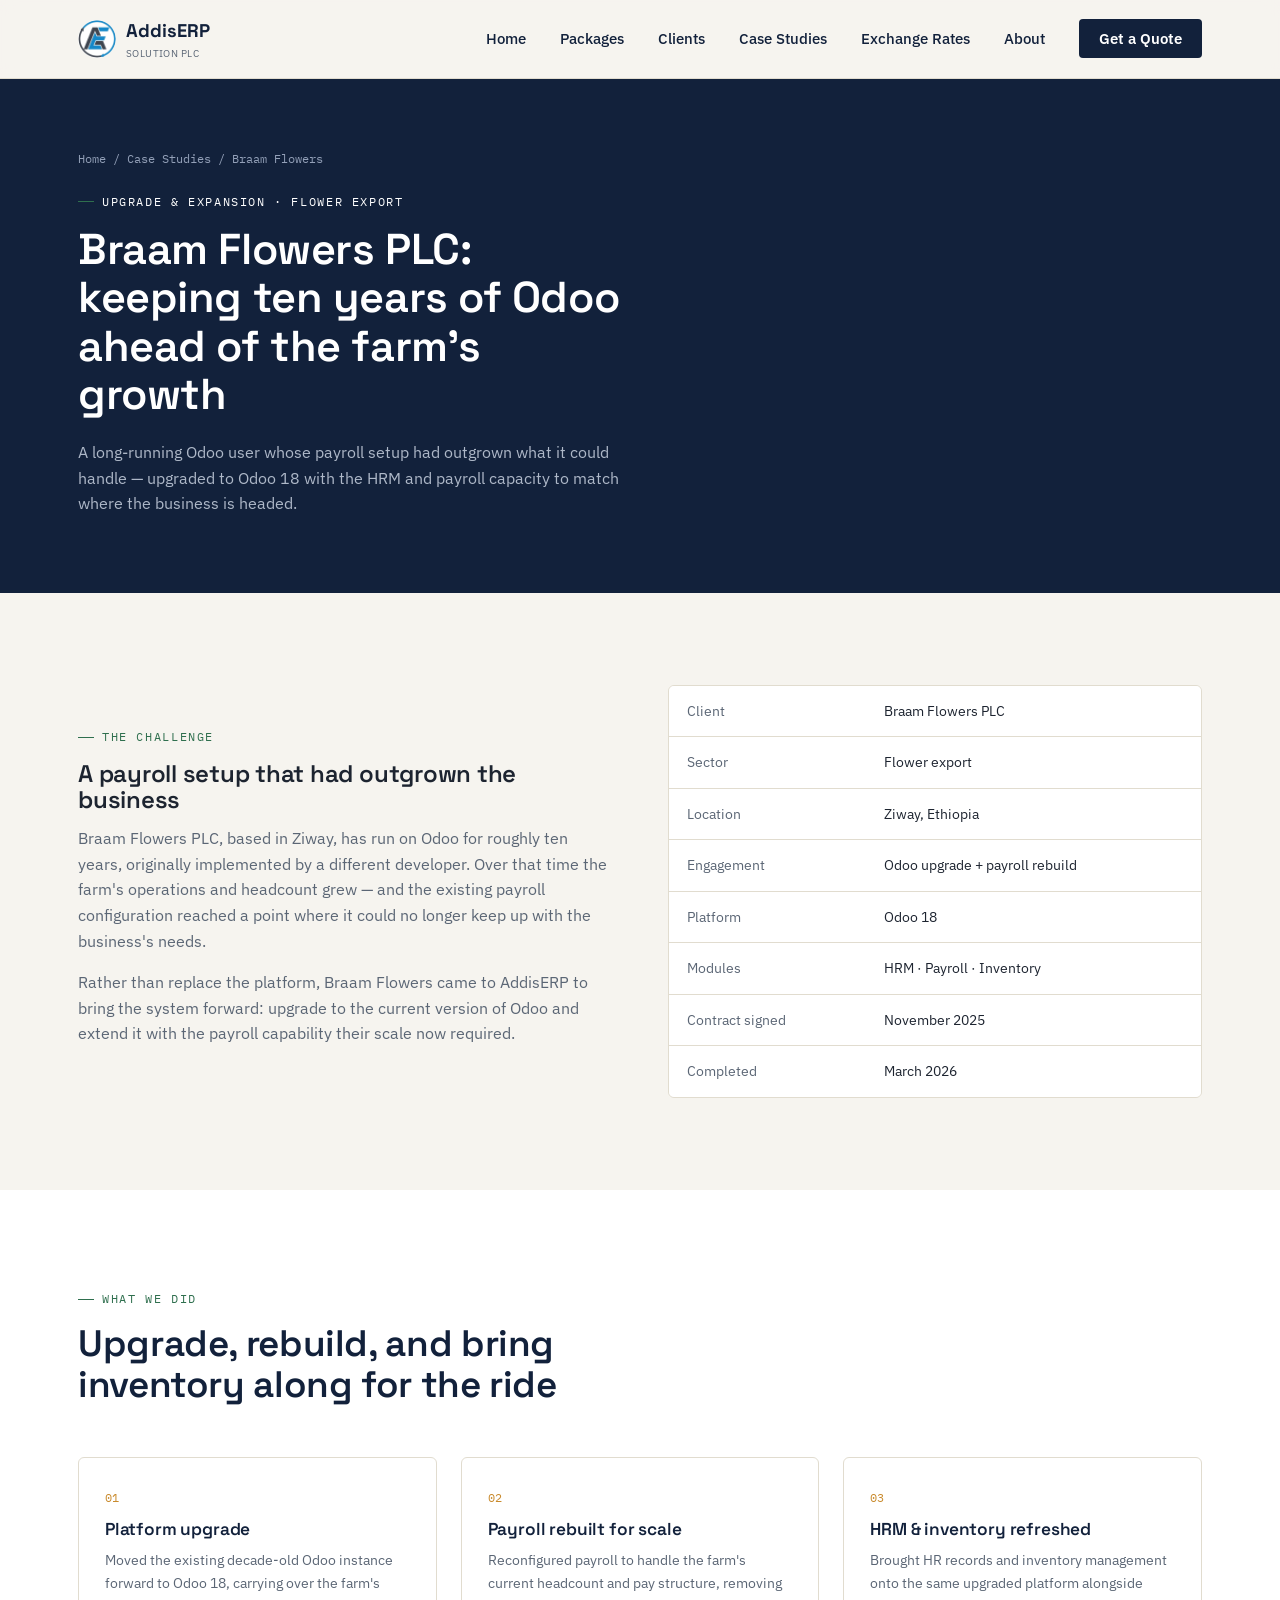
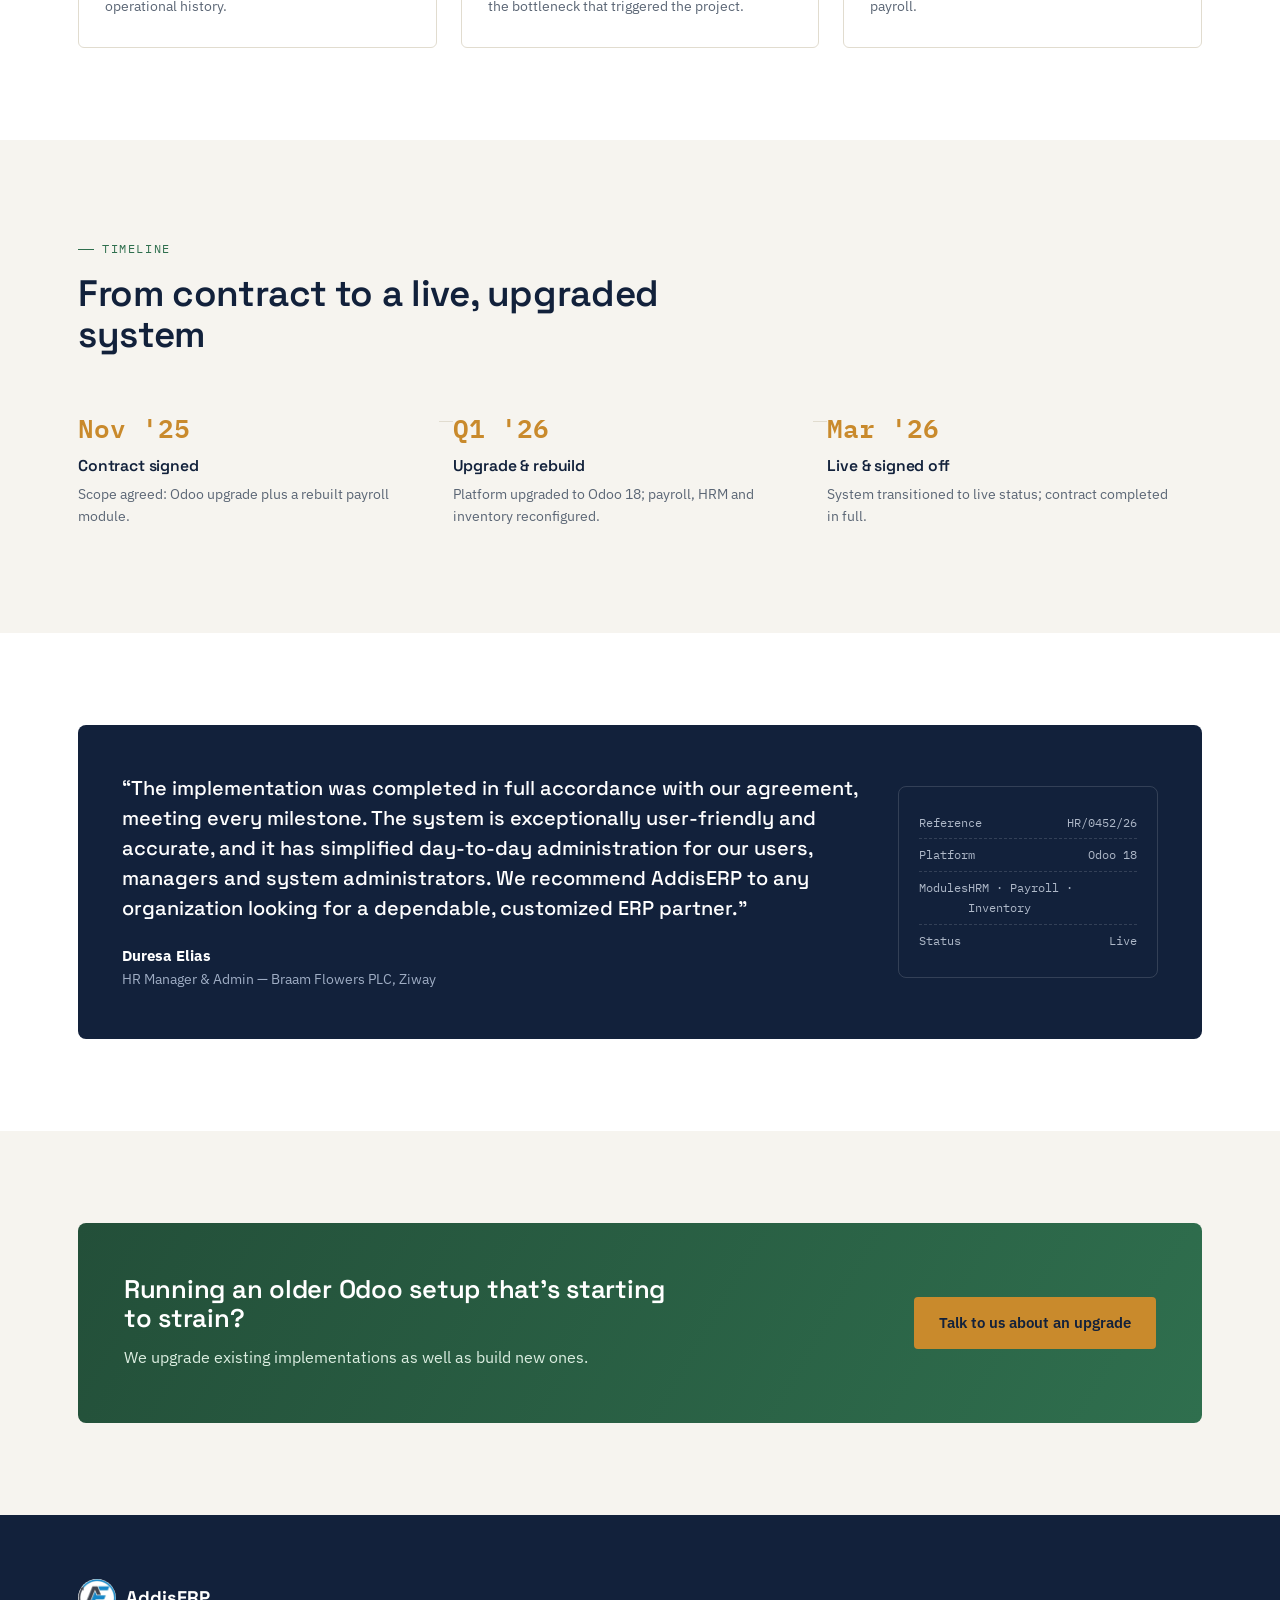
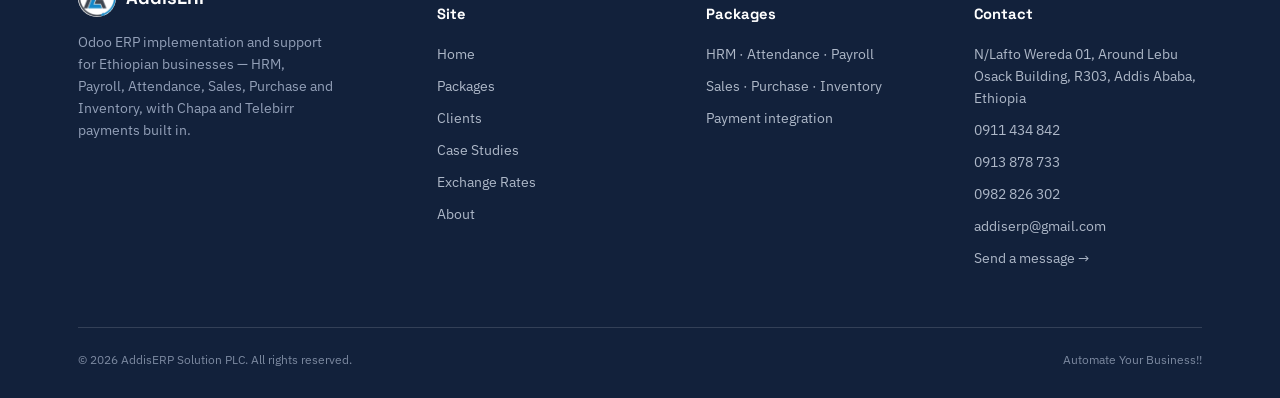
<file: case-braam-flowers.html>
<!DOCTYPE html>
<html lang="en">
<head>
<meta charset="UTF-8">
<meta name="viewport" content="width=device-width, initial-scale=1.0">
<title>Braam Flowers PLC Case Study | AddisERP Solution PLC</title>
<meta name="description" content="How AddisERP Solution PLC upgraded Braam Flowers' decade-old Odoo implementation to Odoo 18 and rebuilt their payroll to keep pace with growth.">
<meta name="keywords" content="Odoo upgrade Ethiopia, flower farm ERP Ethiopia, Odoo payroll upgrade, Braam Flowers Odoo, Ziway ERP">
<link rel="canonical" href="https://www.addiserp.com/case-braam-flowers.html">
<meta property="og:type" content="article">
<meta property="og:title" content="Braam Flowers PLC Case Study | AddisERP Solution PLC">
<meta property="og:description" content="How AddisERP Solution PLC upgraded Braam Flowers' decade-old Odoo implementation to Odoo 18 and rebuilt their payroll to keep pace with growth.">
<meta property="og:image" content="https://www.addiserp.com/assets/img/favicon-512.png">
<meta property="og:url" content="https://www.addiserp.com/case-braam-flowers.html">
<meta name="twitter:card" content="summary">
<link rel="icon" href="assets/img/favicon-32.png" sizes="32x32">
<link rel="icon" href="assets/img/favicon-48.png" sizes="48x48">
<link rel="apple-touch-icon" href="assets/img/favicon-180.png">
<link rel="preconnect" href="https://fonts.googleapis.com">
<link rel="preconnect" href="https://fonts.gstatic.com" crossorigin>
<link href="https://fonts.googleapis.com/css2?family=Space+Grotesk:wght@500;600;700&family=IBM+Plex+Sans:wght@400;500;600&family=IBM+Plex+Mono:wght@400;600&display=swap" rel="stylesheet">
<link rel="stylesheet" href="assets/css/main.css?v=3">
</head>
<body>

<header class="site-header">
  <nav class="nav">
    <a href="index.html" class="brand">
      <img src="assets/img/logo.png" alt="AddisERP Solution PLC logo" class="mark">
      <span>AddisERP<small>Solution PLC</small></span>
    </a>
    <ul class="nav-links" id="nav-links">
      <li><a href="index.html">Home</a></li>
      <li><a href="services.html">Packages</a></li>
      <li><a href="clients.html">Clients</a></li>
      <li><a href="case-studies.html">Case Studies</a></li>
      <li><a href="exchange-rate.html">Exchange Rates</a></li>
      <li><a href="about.html">About</a></li>
      <li><a href="contact.html" class="nav-cta">Get a Quote</a></li>
    </ul>
    <button class="nav-toggle" aria-label="Toggle menu" aria-expanded="false">
      <span></span><span></span><span></span>
    </button>
  </nav>
</header>

<section class="page-hero">
  <div class="container">
    <div class="breadcrumb"><a href="index.html">Home</a> / <a href="case-studies.html">Case Studies</a> / Braam Flowers</div>
    <div class="eyebrow on-dark">Upgrade &amp; expansion · Flower export</div>
    <h1>Braam Flowers PLC: keeping ten years of Odoo ahead of the farm's growth</h1>
    <p>A long-running Odoo user whose payroll setup had outgrown what it could handle — upgraded to Odoo 18 with the HRM and payroll capacity to match where the business is headed.</p>
  </div>
</section>

<section>
  <div class="container split">
    <div data-reveal>
      <div class="eyebrow">The challenge</div>
      <h2>A payroll setup that had outgrown the business</h2>
      <p>Braam Flowers PLC, based in Ziway, has run on Odoo for roughly ten years, originally implemented by a different developer. Over that time the farm's operations and headcount grew — and the existing payroll configuration reached a point where it could no longer keep up with the business's needs.</p>
      <p>Rather than replace the platform, Braam Flowers came to AddisERP to bring the system forward: upgrade to the current version of Odoo and extend it with the payroll capability their scale now required.</p>
    </div>
    <div class="table-wrap" data-reveal>
      <table>
        <tbody>
          <tr><td style="color:var(--slate);">Client</td><td>Braam Flowers PLC</td></tr>
          <tr><td style="color:var(--slate);">Sector</td><td>Flower export</td></tr>
          <tr><td style="color:var(--slate);">Location</td><td>Ziway, Ethiopia</td></tr>
          <tr><td style="color:var(--slate);">Engagement</td><td>Odoo upgrade + payroll rebuild</td></tr>
          <tr><td style="color:var(--slate);">Platform</td><td>Odoo 18</td></tr>
          <tr><td style="color:var(--slate);">Modules</td><td>HRM · Payroll · Inventory</td></tr>
          <tr><td style="color:var(--slate);">Contract signed</td><td>November 2025</td></tr>
          <tr><td style="color:var(--slate);">Completed</td><td>March 2026</td></tr>
        </tbody>
      </table>
    </div>
  </div>
</section>

<section class="bg-panel">
  <div class="container">
    <div class="section-head" data-reveal>
      <div class="eyebrow">What we did</div>
      <h2>Upgrade, rebuild, and bring inventory along for the ride</h2>
    </div>
    <div class="cards" data-reveal>
      <div class="card">
        <span class="n">01</span>
        <h4>Platform upgrade</h4>
        <p>Moved the existing decade-old Odoo instance forward to Odoo 18, carrying over the farm's operational history.</p>
      </div>
      <div class="card">
        <span class="n">02</span>
        <h4>Payroll rebuilt for scale</h4>
        <p>Reconfigured payroll to handle the farm's current headcount and pay structure, removing the bottleneck that triggered the project.</p>
      </div>
      <div class="card">
        <span class="n">03</span>
        <h4>HRM &amp; inventory refreshed</h4>
        <p>Brought HR records and inventory management onto the same upgraded platform alongside payroll.</p>
      </div>
    </div>
  </div>
</section>

<section>
  <div class="container">
    <div class="section-head" data-reveal>
      <div class="eyebrow">Timeline</div>
      <h2>From contract to a live, upgraded system</h2>
    </div>
    <div class="steps" data-reveal style="grid-template-columns:repeat(3,1fr);">
      <div class="step"><span class="idx">Nov '25</span><h4>Contract signed</h4><p>Scope agreed: Odoo upgrade plus a rebuilt payroll module.</p></div>
      <div class="step"><span class="idx">Q1 '26</span><h4>Upgrade &amp; rebuild</h4><p>Platform upgraded to Odoo 18; payroll, HRM and inventory reconfigured.</p></div>
      <div class="step"><span class="idx">Mar '26</span><h4>Live &amp; signed off</h4><p>System transitioned to live status; contract completed in full.</p></div>
    </div>
  </div>
</section>

<section class="bg-panel">
  <div class="container">
    <div class="testimonial" data-reveal>
      <div>
        <blockquote>“The implementation was completed in full accordance with our agreement, meeting every milestone. The system is exceptionally user-friendly and accurate, and it has simplified day-to-day administration for our users, managers and system administrators. We recommend AddisERP to any organization looking for a dependable, customized ERP partner.”</blockquote>
        <cite><b>Duresa Elias</b>HR Manager &amp; Admin — Braam Flowers PLC, Ziway</cite>
      </div>
      <div class="stamp">
        <div class="k"><span>Reference</span><span>HR/0452/26</span></div>
        <div class="k"><span>Platform</span><span>Odoo 18</span></div>
        <div class="k"><span>Modules</span><span>HRM · Payroll · Inventory</span></div>
        <div class="k"><span>Status</span><span>Live</span></div>
      </div>
    </div>
  </div>
</section>

<section>
  <div class="container">
    <div class="cta-band" data-reveal>
      <div>
        <h3>Running an older Odoo setup that's starting to strain?</h3>
        <p>We upgrade existing implementations as well as build new ones.</p>
      </div>
      <a href="contact.html" class="btn btn-gold">Talk to us about an upgrade</a>
    </div>
  </div>
</section>

<footer class="site-footer">
  <div class="container">
    <div class="foot-grid">
      <div class="foot-brand">
        <a href="index.html" class="brand" style="color:#fff; margin-bottom:14px; display:flex;">
          <img src="assets/img/logo.png" alt="AddisERP Solution PLC logo" class="mark"><span>AddisERP</span>
        </a>
        <p>Odoo ERP implementation and support for Ethiopian businesses — HRM, Payroll, Attendance, Sales, Purchase and Inventory, with Chapa and Telebirr payments built in.</p>
      </div>
      <div>
        <h5>Site</h5>
        <ul>
          <li><a href="index.html">Home</a></li>
          <li><a href="services.html">Packages</a></li>
          <li><a href="clients.html">Clients</a></li>
          <li><a href="case-studies.html">Case Studies</a></li>
          <li><a href="exchange-rate.html">Exchange Rates</a></li>
          <li><a href="about.html">About</a></li>
        </ul>
      </div>
      <div>
        <h5>Packages</h5>
        <ul>
          <li><a href="services.html#hrm">HRM · Attendance · Payroll</a></li>
          <li><a href="services.html#retail">Sales · Purchase · Inventory</a></li>
          <li><a href="services.html#payments">Payment integration</a></li>
        </ul>
      </div>
      <div>
        <h5>Contact</h5>
        <ul>
          <li>N/Lafto Wereda 01, Around Lebu Osack Building, R303, Addis Ababa, Ethiopia</li>
          <li><a href="tel:+251911434842">0911 434 842</a></li>
          <li><a href="tel:+251913878733">0913 878 733</a></li>
          <li><a href="tel:+251982826302">0982 826 302</a></li>
          <li><a href="mailto:addiserp@gmail.com">addiserp@gmail.com</a></li>
          <li><a href="contact.html">Send a message →</a></li>
        </ul>
      </div>
    </div>
    <div class="foot-bottom">
      <span>© <span id="year"></span> AddisERP Solution PLC. All rights reserved.</span>
      <span>Automate Your Business!!</span>
    </div>
  </div>
</footer>

<script>document.getElementById('year').textContent = new Date().getFullYear();</script>
<script src="assets/js/main.js"></script>
</body>
</html>
</file>
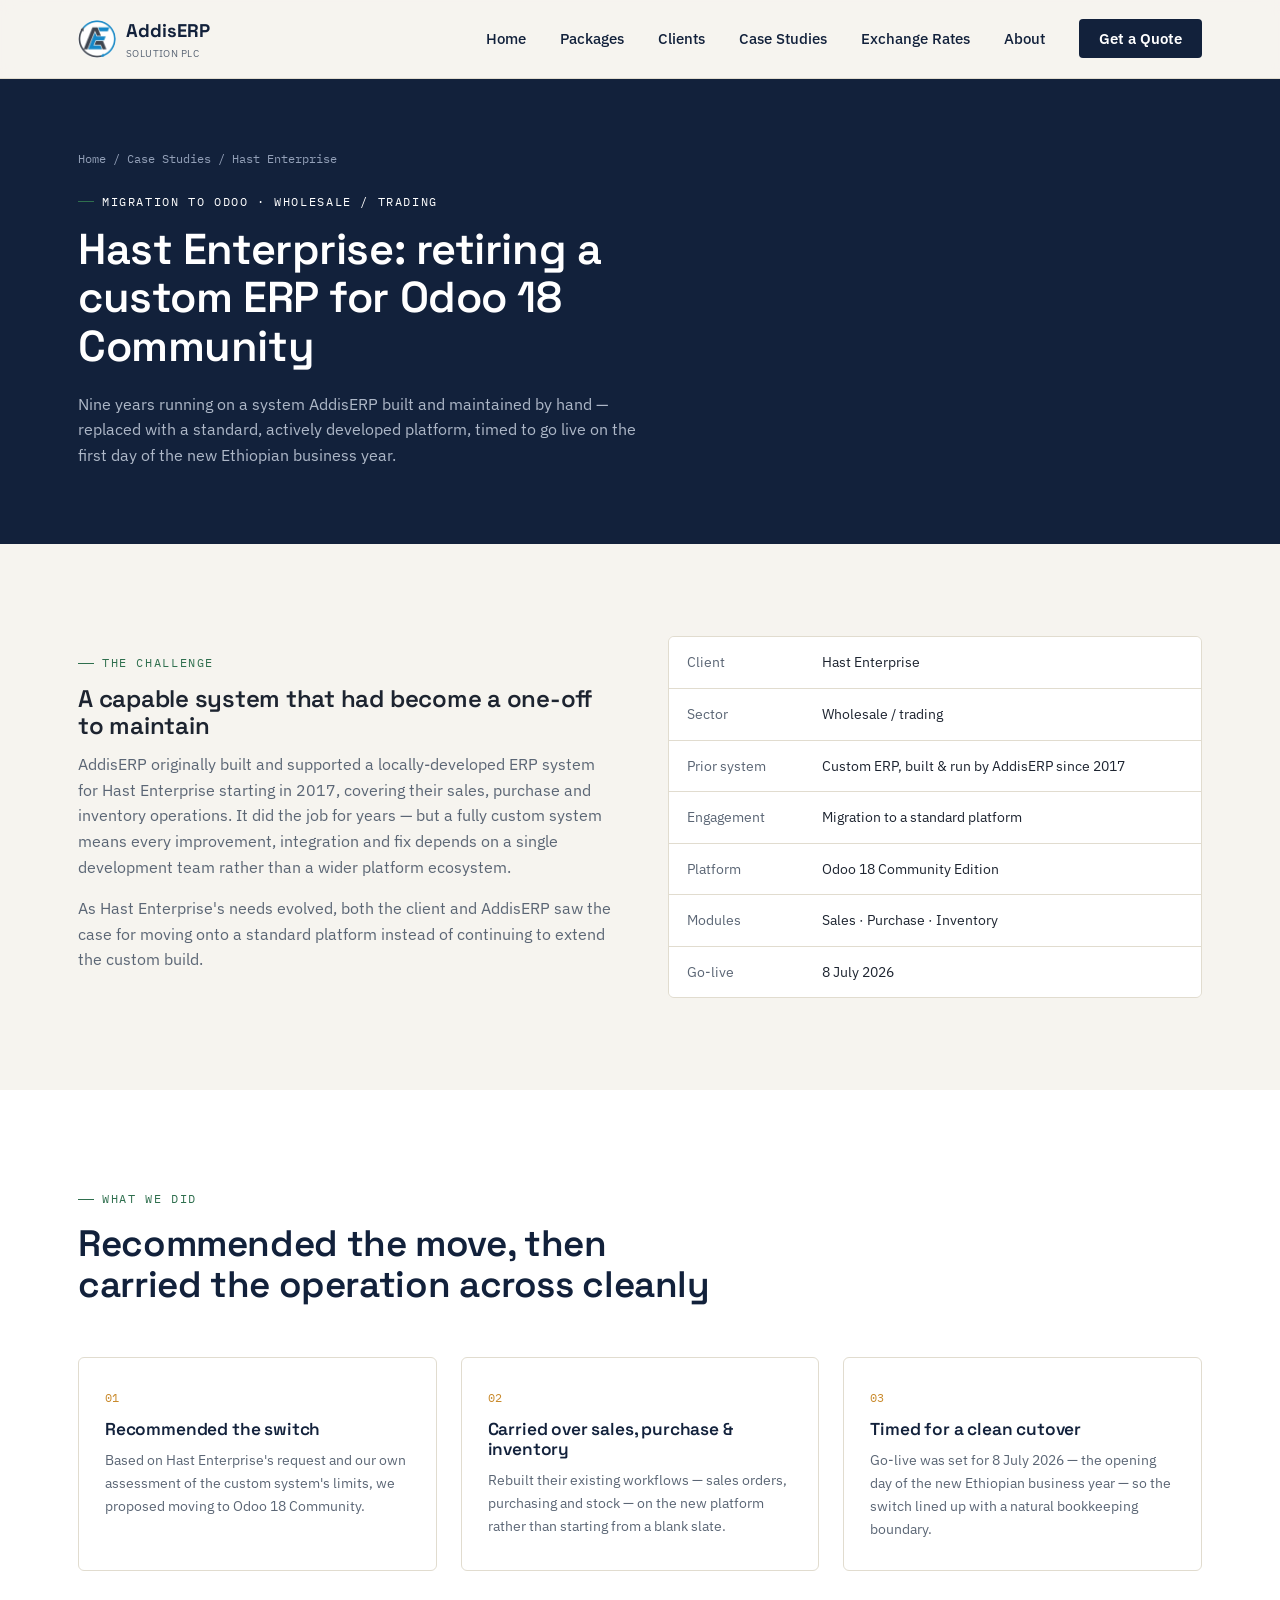
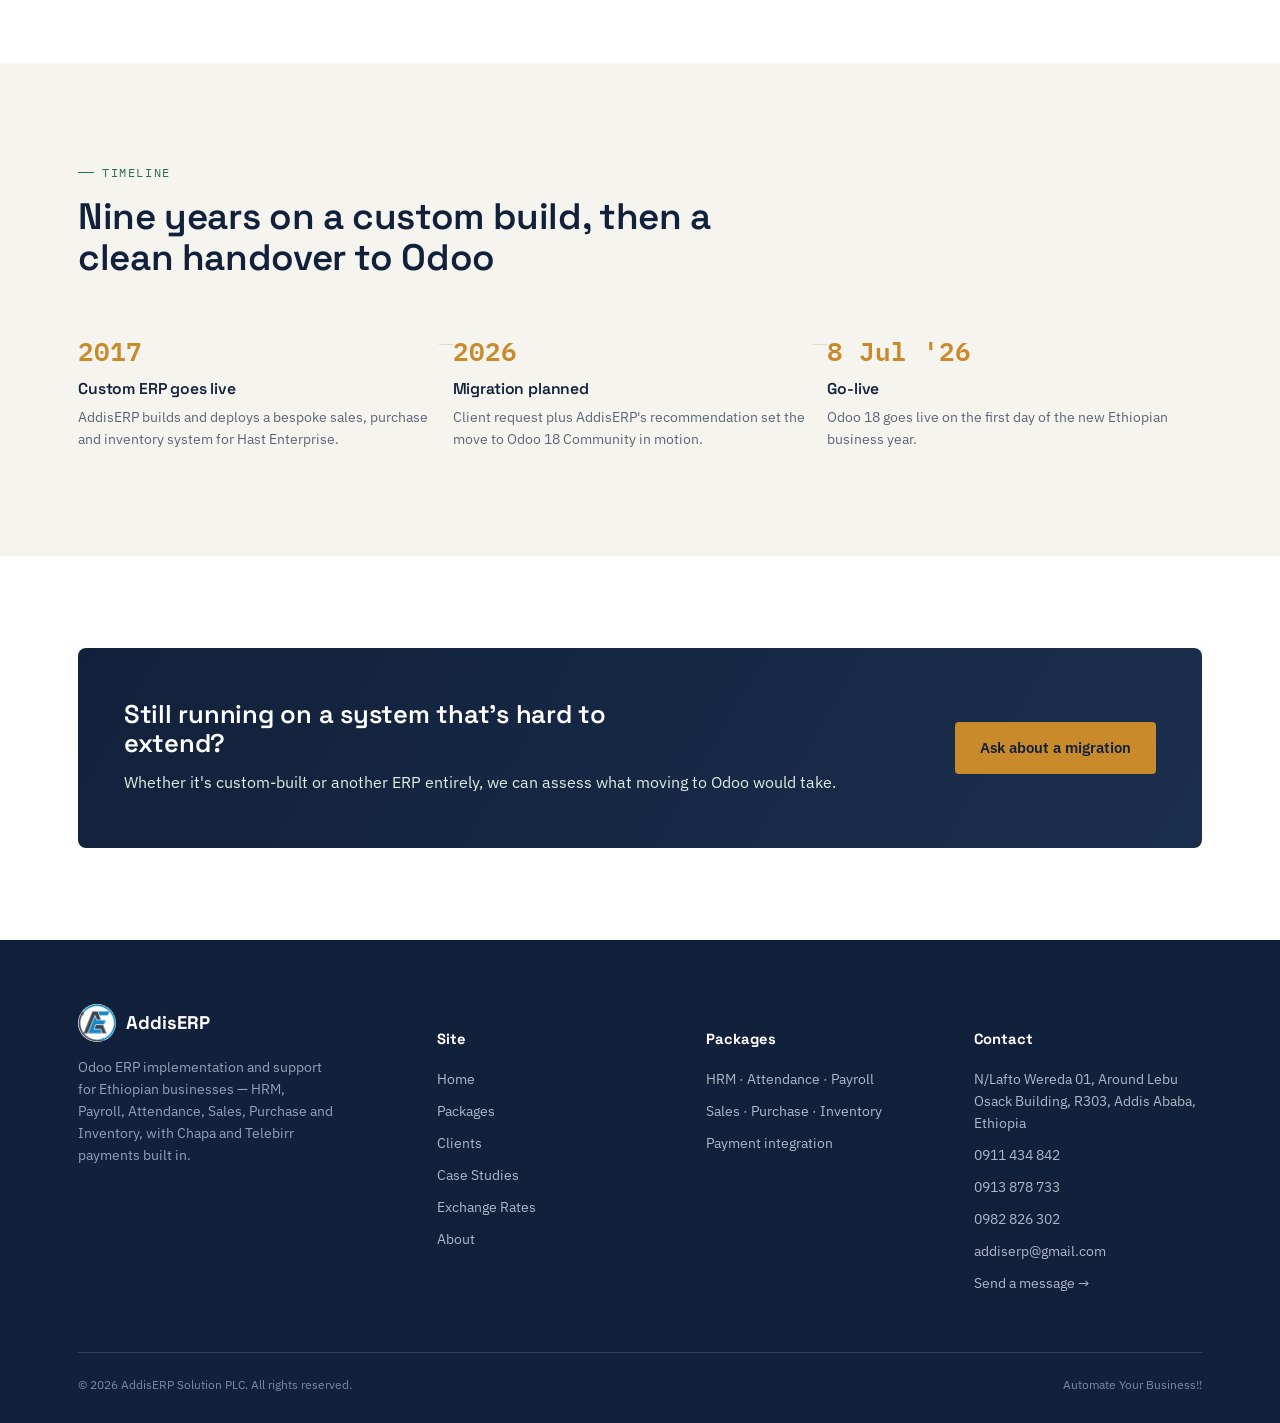
<file: case-hast-enterprise.html>
<!DOCTYPE html>
<html lang="en">
<head>
<meta charset="UTF-8">
<meta name="viewport" content="width=device-width, initial-scale=1.0">
<title>Hast Enterprise Case Study | AddisERP Solution PLC</title>
<meta name="description" content="How AddisERP Solution PLC migrated Hast Enterprise from a custom-built ERP running since 2017 to Odoo 18 Community Edition.">
<meta name="keywords" content="Odoo migration Ethiopia, custom ERP to Odoo, Odoo 18 Community Ethiopia, wholesale ERP Ethiopia, Hast Enterprise Odoo">
<link rel="canonical" href="https://www.addiserp.com/case-hast-enterprise.html">
<meta property="og:type" content="article">
<meta property="og:title" content="Hast Enterprise Case Study | AddisERP Solution PLC">
<meta property="og:description" content="How AddisERP Solution PLC migrated Hast Enterprise from a custom-built ERP running since 2017 to Odoo 18 Community Edition.">
<meta property="og:image" content="https://www.addiserp.com/assets/img/favicon-512.png">
<meta property="og:url" content="https://www.addiserp.com/case-hast-enterprise.html">
<meta name="twitter:card" content="summary">
<link rel="icon" href="assets/img/favicon-32.png" sizes="32x32">
<link rel="icon" href="assets/img/favicon-48.png" sizes="48x48">
<link rel="apple-touch-icon" href="assets/img/favicon-180.png">
<link rel="preconnect" href="https://fonts.googleapis.com">
<link rel="preconnect" href="https://fonts.gstatic.com" crossorigin>
<link href="https://fonts.googleapis.com/css2?family=Space+Grotesk:wght@500;600;700&family=IBM+Plex+Sans:wght@400;500;600&family=IBM+Plex+Mono:wght@400;600&display=swap" rel="stylesheet">
<link rel="stylesheet" href="assets/css/main.css?v=3">
</head>
<body>

<header class="site-header">
  <nav class="nav">
    <a href="index.html" class="brand">
      <img src="assets/img/logo.png" alt="AddisERP Solution PLC logo" class="mark">
      <span>AddisERP<small>Solution PLC</small></span>
    </a>
    <ul class="nav-links" id="nav-links">
      <li><a href="index.html">Home</a></li>
      <li><a href="services.html">Packages</a></li>
      <li><a href="clients.html">Clients</a></li>
      <li><a href="case-studies.html">Case Studies</a></li>
      <li><a href="exchange-rate.html">Exchange Rates</a></li>
      <li><a href="about.html">About</a></li>
      <li><a href="contact.html" class="nav-cta">Get a Quote</a></li>
    </ul>
    <button class="nav-toggle" aria-label="Toggle menu" aria-expanded="false">
      <span></span><span></span><span></span>
    </button>
  </nav>
</header>

<section class="page-hero">
  <div class="container">
    <div class="breadcrumb"><a href="index.html">Home</a> / <a href="case-studies.html">Case Studies</a> / Hast Enterprise</div>
    <div class="eyebrow on-dark">Migration to Odoo · Wholesale / trading</div>
    <h1>Hast Enterprise: retiring a custom ERP for Odoo 18 Community</h1>
    <p>Nine years running on a system AddisERP built and maintained by hand — replaced with a standard, actively developed platform, timed to go live on the first day of the new Ethiopian business year.</p>
  </div>
</section>

<section>
  <div class="container split">
    <div data-reveal>
      <div class="eyebrow">The challenge</div>
      <h2>A capable system that had become a one-off to maintain</h2>
      <p>AddisERP originally built and supported a locally-developed ERP system for Hast Enterprise starting in 2017, covering their sales, purchase and inventory operations. It did the job for years — but a fully custom system means every improvement, integration and fix depends on a single development team rather than a wider platform ecosystem.</p>
      <p>As Hast Enterprise's needs evolved, both the client and AddisERP saw the case for moving onto a standard platform instead of continuing to extend the custom build.</p>
    </div>
    <div class="table-wrap" data-reveal>
      <table>
        <tbody>
          <tr><td style="color:var(--slate);">Client</td><td>Hast Enterprise</td></tr>
          <tr><td style="color:var(--slate);">Sector</td><td>Wholesale / trading</td></tr>
          <tr><td style="color:var(--slate);">Prior system</td><td>Custom ERP, built &amp; run by AddisERP since 2017</td></tr>
          <tr><td style="color:var(--slate);">Engagement</td><td>Migration to a standard platform</td></tr>
          <tr><td style="color:var(--slate);">Platform</td><td>Odoo 18 Community Edition</td></tr>
          <tr><td style="color:var(--slate);">Modules</td><td>Sales · Purchase · Inventory</td></tr>
          <tr><td style="color:var(--slate);">Go-live</td><td>8 July 2026</td></tr>
        </tbody>
      </table>
    </div>
  </div>
</section>

<section class="bg-panel">
  <div class="container">
    <div class="section-head" data-reveal>
      <div class="eyebrow">What we did</div>
      <h2>Recommended the move, then carried the operation across cleanly</h2>
    </div>
    <div class="cards" data-reveal>
      <div class="card">
        <span class="n">01</span>
        <h4>Recommended the switch</h4>
        <p>Based on Hast Enterprise's request and our own assessment of the custom system's limits, we proposed moving to Odoo 18 Community.</p>
      </div>
      <div class="card">
        <span class="n">02</span>
        <h4>Carried over sales, purchase &amp; inventory</h4>
        <p>Rebuilt their existing workflows — sales orders, purchasing and stock — on the new platform rather than starting from a blank slate.</p>
      </div>
      <div class="card">
        <span class="n">03</span>
        <h4>Timed for a clean cutover</h4>
        <p>Go-live was set for 8 July 2026 — the opening day of the new Ethiopian business year — so the switch lined up with a natural bookkeeping boundary.</p>
      </div>
    </div>
  </div>
</section>

<section>
  <div class="container">
    <div class="section-head" data-reveal>
      <div class="eyebrow">Timeline</div>
      <h2>Nine years on a custom build, then a clean handover to Odoo</h2>
    </div>
    <div class="steps" data-reveal style="grid-template-columns:repeat(3,1fr);">
      <div class="step"><span class="idx">2017</span><h4>Custom ERP goes live</h4><p>AddisERP builds and deploys a bespoke sales, purchase and inventory system for Hast Enterprise.</p></div>
      <div class="step"><span class="idx">2026</span><h4>Migration planned</h4><p>Client request plus AddisERP's recommendation set the move to Odoo 18 Community in motion.</p></div>
      <div class="step"><span class="idx">8 Jul '26</span><h4>Go-live</h4><p>Odoo 18 goes live on the first day of the new Ethiopian business year.</p></div>
    </div>
  </div>
</section>

<section class="bg-panel">
  <div class="container">
    <div class="cta-band" style="background:linear-gradient(120deg,var(--ink),var(--ink-2));" data-reveal>
      <div>
        <h3>Still running on a system that's hard to extend?</h3>
        <p>Whether it's custom-built or another ERP entirely, we can assess what moving to Odoo would take.</p>
      </div>
      <a href="contact.html" class="btn btn-gold">Ask about a migration</a>
    </div>
  </div>
</section>

<footer class="site-footer">
  <div class="container">
    <div class="foot-grid">
      <div class="foot-brand">
        <a href="index.html" class="brand" style="color:#fff; margin-bottom:14px; display:flex;">
          <img src="assets/img/logo.png" alt="AddisERP Solution PLC logo" class="mark"><span>AddisERP</span>
        </a>
        <p>Odoo ERP implementation and support for Ethiopian businesses — HRM, Payroll, Attendance, Sales, Purchase and Inventory, with Chapa and Telebirr payments built in.</p>
      </div>
      <div>
        <h5>Site</h5>
        <ul>
          <li><a href="index.html">Home</a></li>
          <li><a href="services.html">Packages</a></li>
          <li><a href="clients.html">Clients</a></li>
          <li><a href="case-studies.html">Case Studies</a></li>
          <li><a href="exchange-rate.html">Exchange Rates</a></li>
          <li><a href="about.html">About</a></li>
        </ul>
      </div>
      <div>
        <h5>Packages</h5>
        <ul>
          <li><a href="services.html#hrm">HRM · Attendance · Payroll</a></li>
          <li><a href="services.html#retail">Sales · Purchase · Inventory</a></li>
          <li><a href="services.html#payments">Payment integration</a></li>
        </ul>
      </div>
      <div>
        <h5>Contact</h5>
        <ul>
          <li>N/Lafto Wereda 01, Around Lebu Osack Building, R303, Addis Ababa, Ethiopia</li>
          <li><a href="tel:+251911434842">0911 434 842</a></li>
          <li><a href="tel:+251913878733">0913 878 733</a></li>
          <li><a href="tel:+251982826302">0982 826 302</a></li>
          <li><a href="mailto:addiserp@gmail.com">addiserp@gmail.com</a></li>
          <li><a href="contact.html">Send a message →</a></li>
        </ul>
      </div>
    </div>
    <div class="foot-bottom">
      <span>© <span id="year"></span> AddisERP Solution PLC. All rights reserved.</span>
      <span>Automate Your Business!!</span>
    </div>
  </div>
</footer>

<script>document.getElementById('year').textContent = new Date().getFullYear();</script>
<script src="assets/js/main.js"></script>
</body>
</html>
</file>
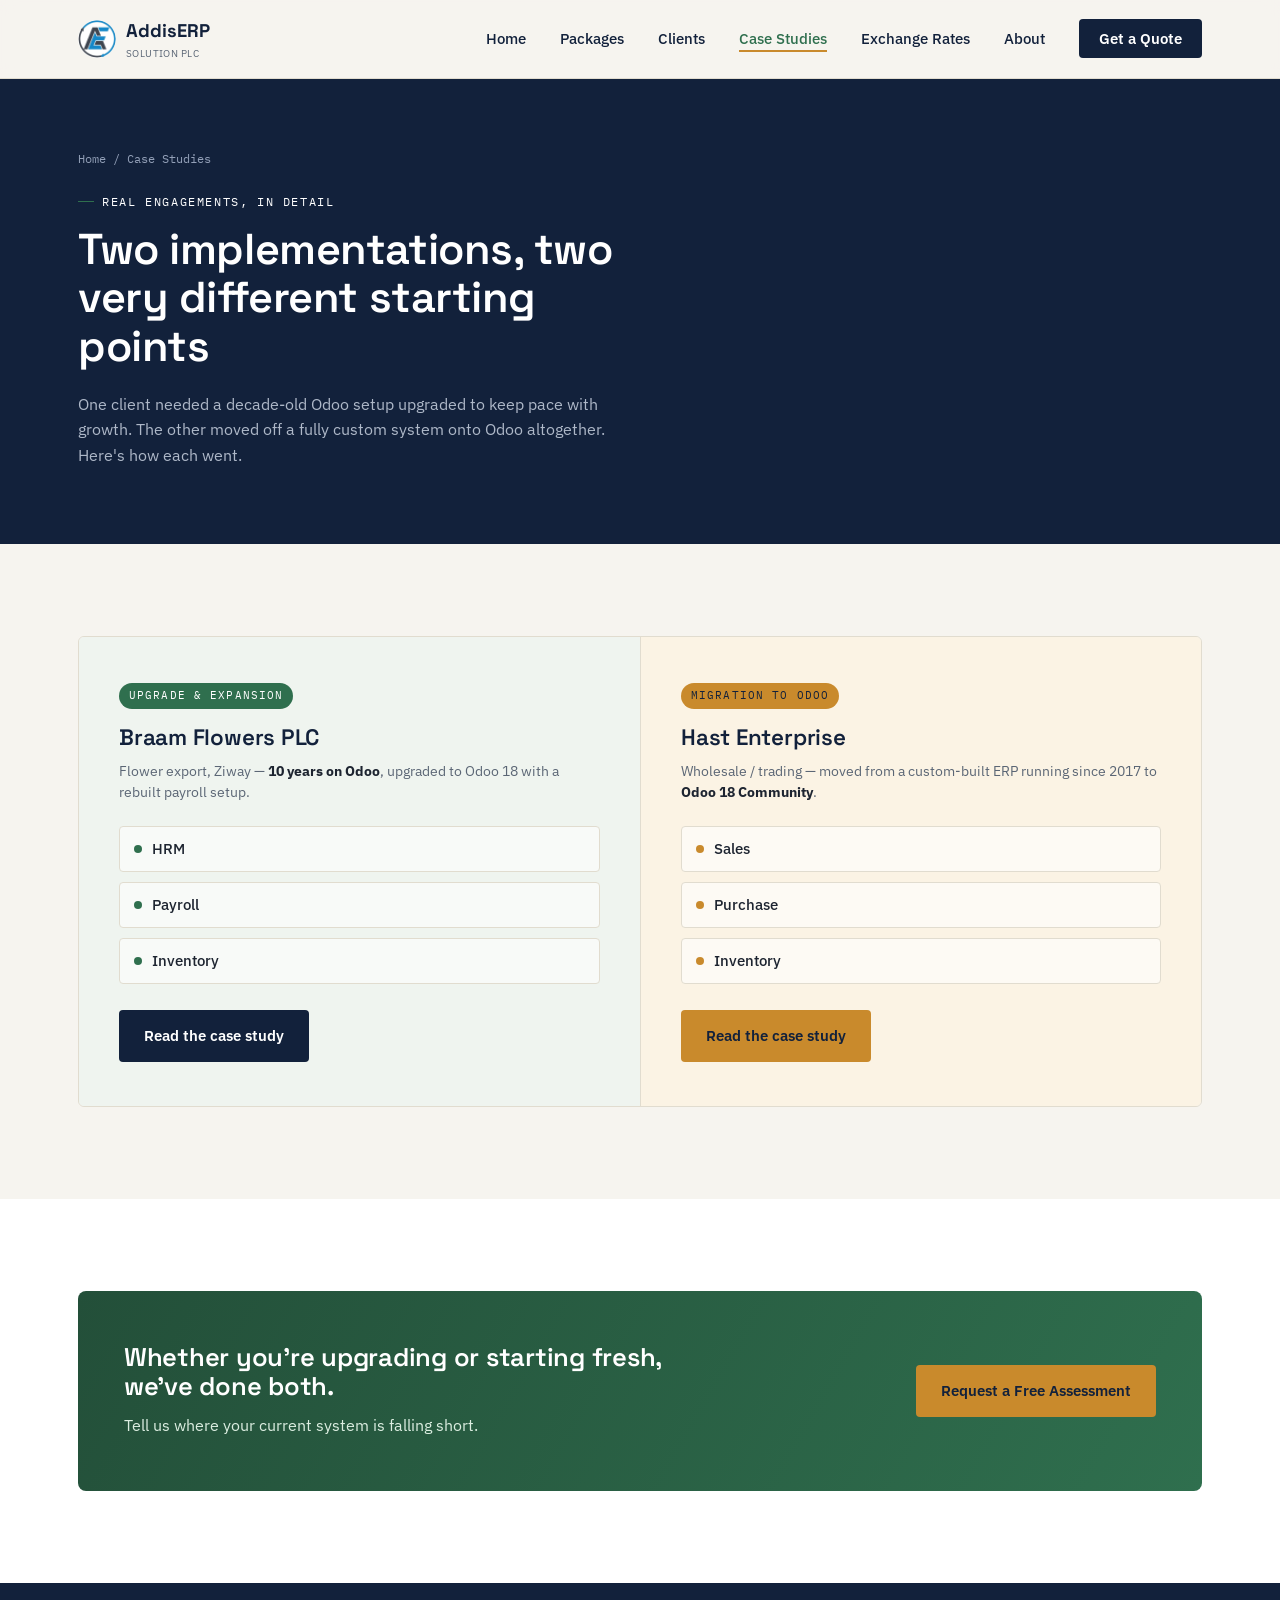
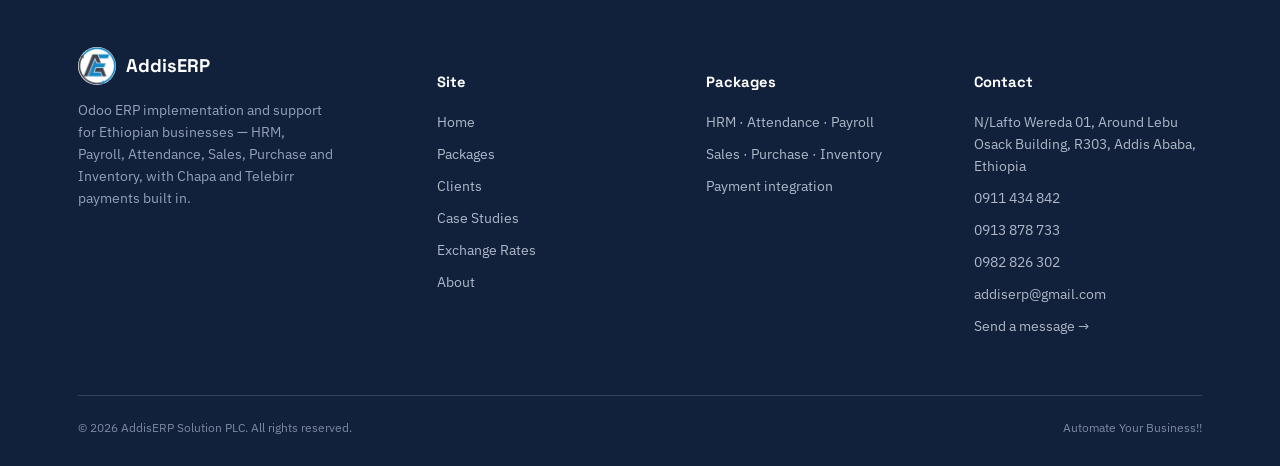
<file: case-studies.html>
<!DOCTYPE html>
<html lang="en">
<head>
<meta charset="UTF-8">
<meta name="viewport" content="width=device-width, initial-scale=1.0">
<title>Case Studies | AddisERP Solution PLC</title>
<meta name="description" content="How AddisERP Solution PLC upgraded Braam Flowers' decade-old Odoo system and migrated Hast Enterprise from a custom ERP to Odoo 18.">
<meta name="keywords" content="Odoo ERP case study Ethiopia, Odoo upgrade Ethiopia, ERP migration Ethiopia, flower farm ERP, wholesale ERP Ethiopia">
<link rel="canonical" href="https://www.addiserp.com/case-studies.html">
<meta property="og:type" content="website">
<meta property="og:title" content="Case Studies | AddisERP Solution PLC">
<meta property="og:description" content="How AddisERP Solution PLC upgraded Braam Flowers' decade-old Odoo system and migrated Hast Enterprise from a custom ERP to Odoo 18.">
<meta property="og:image" content="https://www.addiserp.com/assets/img/favicon-512.png">
<meta property="og:url" content="https://www.addiserp.com/case-studies.html">
<meta name="twitter:card" content="summary">
<link rel="icon" href="assets/img/favicon-32.png" sizes="32x32">
<link rel="icon" href="assets/img/favicon-48.png" sizes="48x48">
<link rel="apple-touch-icon" href="assets/img/favicon-180.png">
<link rel="preconnect" href="https://fonts.googleapis.com">
<link rel="preconnect" href="https://fonts.gstatic.com" crossorigin>
<link href="https://fonts.googleapis.com/css2?family=Space+Grotesk:wght@500;600;700&family=IBM+Plex+Sans:wght@400;500;600&family=IBM+Plex+Mono:wght@400;600&display=swap" rel="stylesheet">
<link rel="stylesheet" href="assets/css/main.css?v=3">
</head>
<body>

<header class="site-header">
  <nav class="nav">
    <a href="index.html" class="brand">
      <img src="assets/img/logo.png" alt="AddisERP Solution PLC logo" class="mark">
      <span>AddisERP<small>Solution PLC</small></span>
    </a>
    <ul class="nav-links" id="nav-links">
      <li><a href="index.html">Home</a></li>
      <li><a href="services.html">Packages</a></li>
      <li><a href="clients.html">Clients</a></li>
      <li><a href="case-studies.html" class="active">Case Studies</a></li>
      <li><a href="exchange-rate.html">Exchange Rates</a></li>
      <li><a href="about.html">About</a></li>
      <li><a href="contact.html" class="nav-cta">Get a Quote</a></li>
    </ul>
    <button class="nav-toggle" aria-label="Toggle menu" aria-expanded="false">
      <span></span><span></span><span></span>
    </button>
  </nav>
</header>

<section class="page-hero">
  <div class="container">
    <div class="breadcrumb"><a href="index.html">Home</a> / Case Studies</div>
    <div class="eyebrow on-dark">Real engagements, in detail</div>
    <h1>Two implementations, two very different starting points</h1>
    <p>One client needed a decade-old Odoo setup upgraded to keep pace with growth. The other moved off a fully custom system onto Odoo altogether. Here's how each went.</p>
  </div>
</section>

<section>
  <div class="container">
    <div class="lanes" data-reveal>
      <div class="lane lane-a">
        <span class="tag">Upgrade &amp; expansion</span>
        <h3>Braam Flowers PLC</h3>
        <p class="for">Flower export, Ziway — <strong>10 years on Odoo</strong>, upgraded to Odoo 18 with a rebuilt payroll setup.</p>
        <ul class="mod-list">
          <li>HRM</li>
          <li>Payroll</li>
          <li>Inventory</li>
        </ul>
        <a href="case-braam-flowers.html" class="btn btn-ink">Read the case study</a>
      </div>
      <div class="lane lane-b">
        <span class="tag">Migration to Odoo</span>
        <h3>Hast Enterprise</h3>
        <p class="for">Wholesale / trading — moved from a custom-built ERP running since 2017 to <strong>Odoo 18 Community</strong>.</p>
        <ul class="mod-list">
          <li>Sales</li>
          <li>Purchase</li>
          <li>Inventory</li>
        </ul>
        <a href="case-hast-enterprise.html" class="btn btn-gold">Read the case study</a>
      </div>
    </div>
  </div>
</section>

<section class="bg-panel">
  <div class="container">
    <div class="cta-band" data-reveal>
      <div>
        <h3>Whether you're upgrading or starting fresh, we've done both.</h3>
        <p>Tell us where your current system is falling short.</p>
      </div>
      <a href="contact.html" class="btn btn-gold">Request a Free Assessment</a>
    </div>
  </div>
</section>

<footer class="site-footer">
  <div class="container">
    <div class="foot-grid">
      <div class="foot-brand">
        <a href="index.html" class="brand" style="color:#fff; margin-bottom:14px; display:flex;">
          <img src="assets/img/logo.png" alt="AddisERP Solution PLC logo" class="mark"><span>AddisERP</span>
        </a>
        <p>Odoo ERP implementation and support for Ethiopian businesses — HRM, Payroll, Attendance, Sales, Purchase and Inventory, with Chapa and Telebirr payments built in.</p>
      </div>
      <div>
        <h5>Site</h5>
        <ul>
          <li><a href="index.html">Home</a></li>
          <li><a href="services.html">Packages</a></li>
          <li><a href="clients.html">Clients</a></li>
          <li><a href="case-studies.html">Case Studies</a></li>
          <li><a href="exchange-rate.html">Exchange Rates</a></li>
          <li><a href="about.html">About</a></li>
        </ul>
      </div>
      <div>
        <h5>Packages</h5>
        <ul>
          <li><a href="services.html#hrm">HRM · Attendance · Payroll</a></li>
          <li><a href="services.html#retail">Sales · Purchase · Inventory</a></li>
          <li><a href="services.html#payments">Payment integration</a></li>
        </ul>
      </div>
      <div>
        <h5>Contact</h5>
        <ul>
          <li>N/Lafto Wereda 01, Around Lebu Osack Building, R303, Addis Ababa, Ethiopia</li>
          <li><a href="tel:+251911434842">0911 434 842</a></li>
          <li><a href="tel:+251913878733">0913 878 733</a></li>
          <li><a href="tel:+251982826302">0982 826 302</a></li>
          <li><a href="mailto:addiserp@gmail.com">addiserp@gmail.com</a></li>
          <li><a href="contact.html">Send a message →</a></li>
        </ul>
      </div>
    </div>
    <div class="foot-bottom">
      <span>© <span id="year"></span> AddisERP Solution PLC. All rights reserved.</span>
      <span>Automate Your Business!!</span>
    </div>
  </div>
</footer>

<script>document.getElementById('year').textContent = new Date().getFullYear();</script>
<script src="assets/js/main.js"></script>
</body>
</html>
</file>
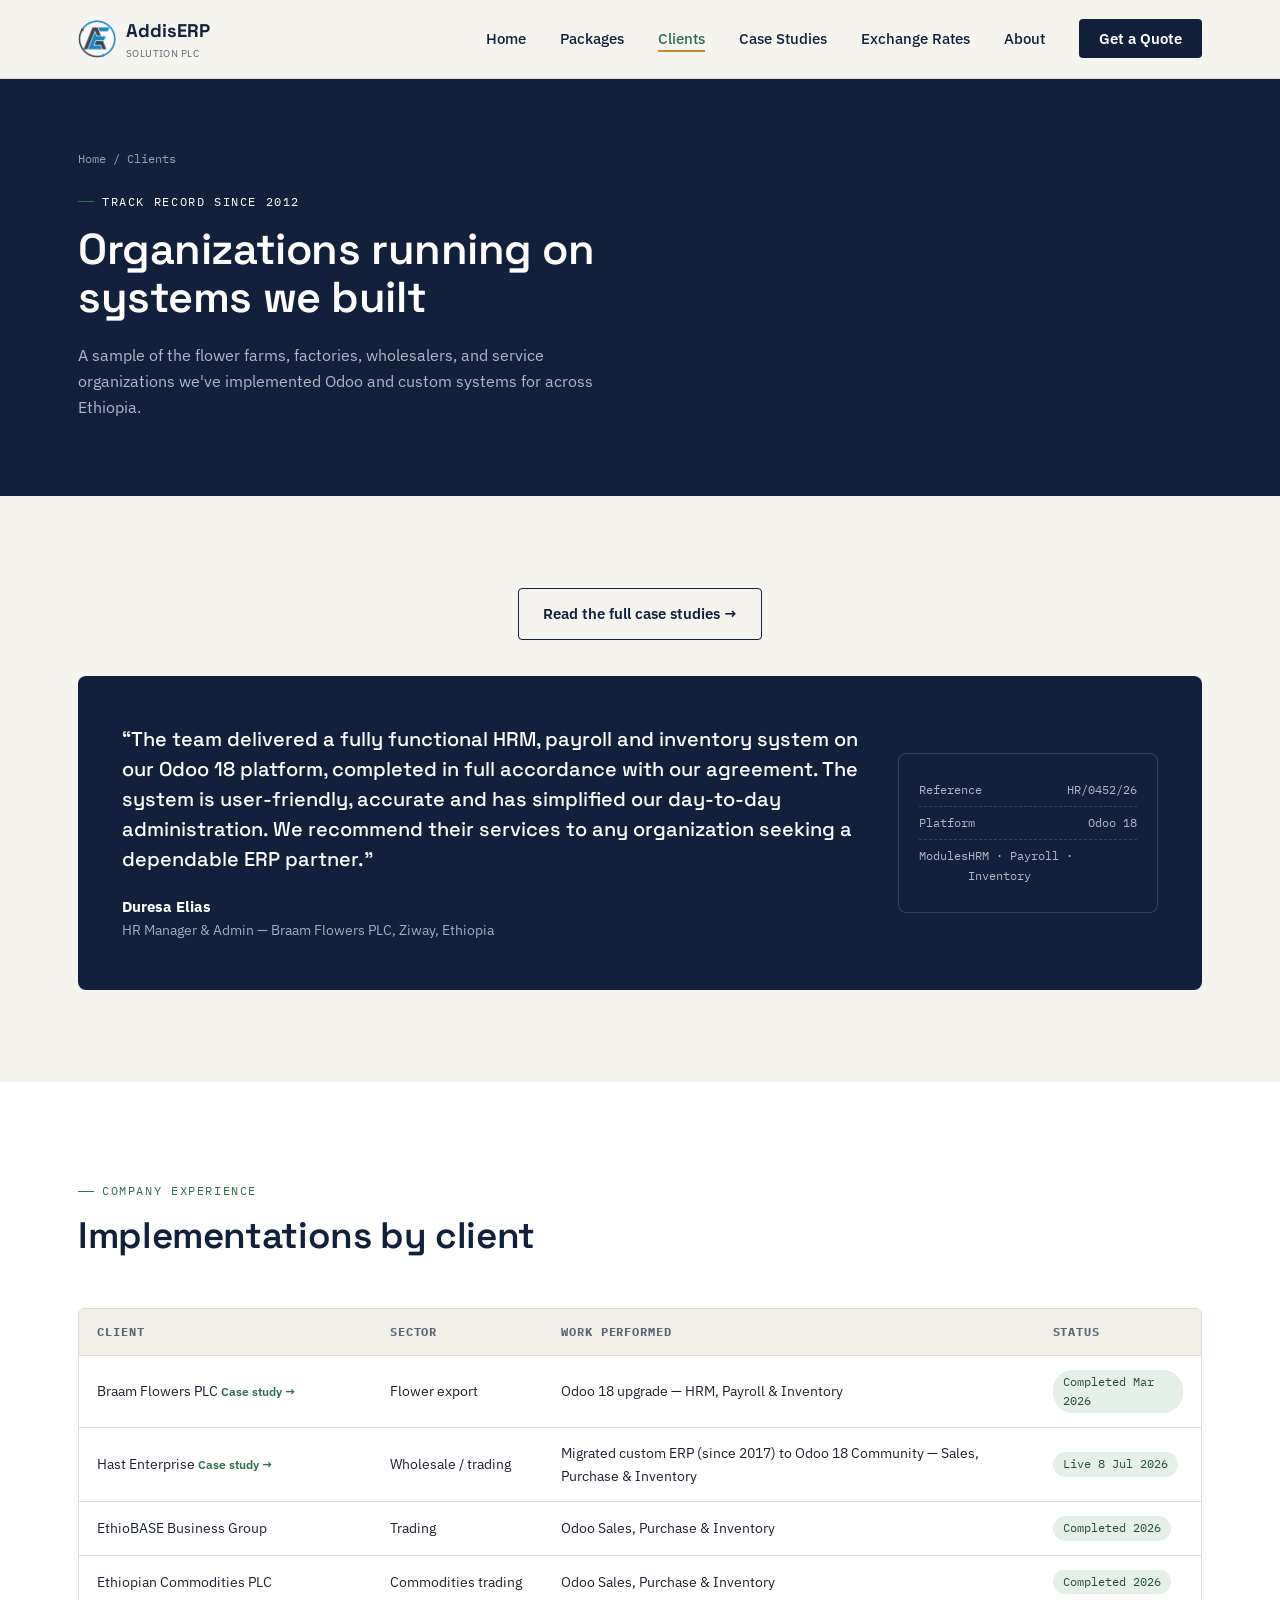
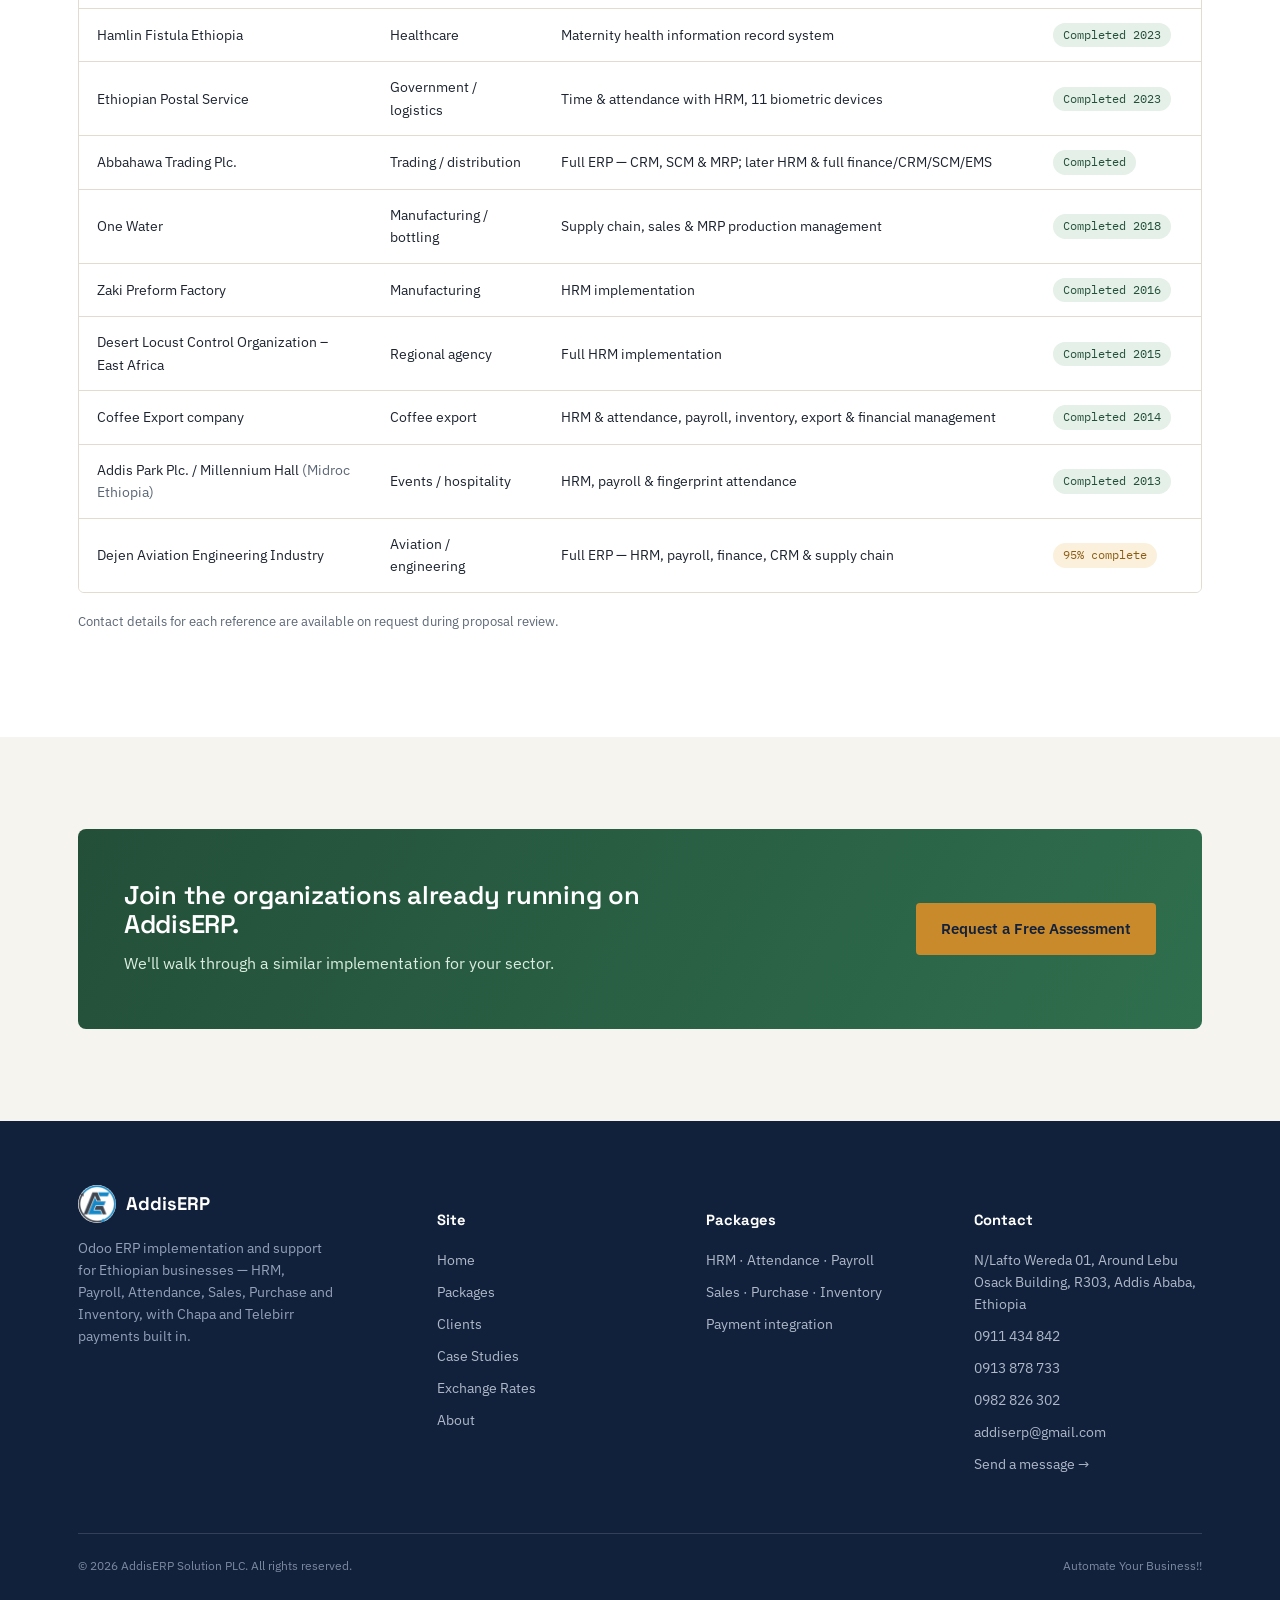
<file: clients.html>
<!DOCTYPE html>
<html lang="en">
<head>
<meta charset="UTF-8">
<meta name="viewport" content="width=device-width, initial-scale=1.0">
<title>Clients &amp; Track Record | AddisERP Solution PLC</title>
<meta name="description" content="A track record of Odoo ERP implementations across Ethiopia since 2012 — flower farms, factories, wholesalers, aviation engineering, coffee export and government agencies.">
<meta name="keywords" content="Odoo ERP case studies Ethiopia, ERP implementation clients Ethiopia, flower farm ERP Ethiopia, factory HRM system Ethiopia">
<link rel="canonical" href="https://www.addiserp.com/clients.html">
<meta property="og:type" content="website">
<meta property="og:title" content="Clients &amp; Track Record | AddisERP Solution PLC">
<meta property="og:description" content="A track record of Odoo ERP implementations across Ethiopia since 2012 — flower farms, factories, wholesalers, aviation engineering, coffee export and government agencies.">
<meta property="og:image" content="https://www.addiserp.com/assets/img/favicon-512.png">
<meta property="og:url" content="https://www.addiserp.com/clients.html">
<meta name="twitter:card" content="summary">
<meta name="twitter:title" content="Clients &amp; Track Record | AddisERP Solution PLC">
<meta name="twitter:description" content="A track record of Odoo ERP implementations across Ethiopia since 2012 — flower farms, factories, wholesalers, aviation engineering, coffee export and government agencies.">
<link rel="icon" href="assets/img/favicon-32.png" sizes="32x32">
<link rel="icon" href="assets/img/favicon-48.png" sizes="48x48">
<link rel="apple-touch-icon" href="assets/img/favicon-180.png">
<link rel="preconnect" href="https://fonts.googleapis.com">
<link rel="preconnect" href="https://fonts.gstatic.com" crossorigin>
<link href="https://fonts.googleapis.com/css2?family=Space+Grotesk:wght@500;600;700&family=IBM+Plex+Sans:wght@400;500;600&family=IBM+Plex+Mono:wght@400;600&display=swap" rel="stylesheet">
<link rel="stylesheet" href="assets/css/main.css?v=3">
</head>
<body>

<header class="site-header">
  <nav class="nav">
    <a href="index.html" class="brand">
      <img src="assets/img/logo.png" alt="AddisERP Solution PLC logo" class="mark">
      <span>AddisERP<small>Solution PLC</small></span>
    </a>
    <ul class="nav-links" id="nav-links">
      <li><a href="index.html">Home</a></li>
      <li><a href="services.html">Packages</a></li>
      <li><a href="clients.html">Clients</a></li>
      <li><a href="case-studies.html">Case Studies</a></li>
      <li><a href="exchange-rate.html">Exchange Rates</a></li>
      <li><a href="about.html">About</a></li>
      <li><a href="contact.html" class="nav-cta">Get a Quote</a></li>
    </ul>
    <button class="nav-toggle" aria-label="Toggle menu" aria-expanded="false">
      <span></span><span></span><span></span>
    </button>
  </nav>
</header>

<section class="page-hero">
  <div class="container">
    <div class="breadcrumb"><a href="index.html">Home</a> / Clients</div>
    <div class="eyebrow on-dark">Track record since 2012</div>
    <h1>Organizations running on systems we built</h1>
    <p>A sample of the flower farms, factories, wholesalers, and service organizations we've implemented Odoo and custom systems for across Ethiopia.</p>
  </div>
</section>

<section>
  <div class="container">
    <p style="text-align:center; margin-bottom:36px;"><a href="case-studies.html" class="btn btn-line">Read the full case studies →</a></p>
    <div class="testimonial" data-reveal>
      <div>
        <blockquote>“The team delivered a fully functional HRM, payroll and inventory system on our Odoo 18 platform, completed in full accordance with our agreement. The system is user-friendly, accurate and has simplified our day-to-day administration. We recommend their services to any organization seeking a dependable ERP partner.”</blockquote>
        <cite><b>Duresa Elias</b>HR Manager &amp; Admin — Braam Flowers PLC, Ziway, Ethiopia</cite>
      </div>
      <div class="stamp">
        <div class="k"><span>Reference</span><span>HR/0452/26</span></div>
        <div class="k"><span>Platform</span><span>Odoo 18</span></div>
        <div class="k"><span>Modules</span><span>HRM · Payroll · Inventory</span></div>
      </div>
    </div>
  </div>
</section>

<section class="bg-panel">
  <div class="container">
    <div class="section-head" data-reveal>
      <div class="eyebrow">Company experience</div>
      <h2>Implementations by client</h2>
    </div>
    <div class="table-wrap" data-reveal>
      <table>
        <thead>
          <tr><th>Client</th><th>Sector</th><th>Work performed</th><th>Status</th></tr>
        </thead>
        <tbody>
          <tr><td>Braam Flowers PLC <a href="case-braam-flowers.html" style="color:var(--green); font-size:.78rem; font-weight:600; white-space:nowrap;">Case study →</a></td><td>Flower export</td><td>Odoo 18 upgrade — HRM, Payroll &amp; Inventory</td><td><span class="badge done">Completed Mar 2026</span></td></tr>
          <tr><td>Hast Enterprise <a href="case-hast-enterprise.html" style="color:var(--green); font-size:.78rem; font-weight:600; white-space:nowrap;">Case study →</a></td><td>Wholesale / trading</td><td>Migrated custom ERP (since 2017) to Odoo 18 Community — Sales, Purchase &amp; Inventory</td><td><span class="badge done">Live 8 Jul 2026</span></td></tr>
          <tr><td>EthioBASE Business Group</td><td>Trading</td><td>Odoo Sales, Purchase &amp; Inventory</td><td><span class="badge done">Completed 2026</span></td></tr>
          <tr><td>Ethiopian Commodities PLC</td><td>Commodities trading</td><td>Odoo Sales, Purchase &amp; Inventory</td><td><span class="badge done">Completed 2026</span></td></tr>
          <tr><td>Hamlin Fistula Ethiopia</td><td>Healthcare</td><td>Maternity health information record system</td><td><span class="badge done">Completed 2023</span></td></tr>
          <tr><td>Ethiopian Postal Service</td><td>Government / logistics</td><td>Time &amp; attendance with HRM, 11 biometric devices</td><td><span class="badge done">Completed 2023</span></td></tr>
          <tr><td>Abbahawa Trading Plc.</td><td>Trading / distribution</td><td>Full ERP — CRM, SCM &amp; MRP; later HRM &amp; full finance/CRM/SCM/EMS</td><td><span class="badge done">Completed</span></td></tr>
          <tr><td>One Water</td><td>Manufacturing / bottling</td><td>Supply chain, sales &amp; MRP production management</td><td><span class="badge done">Completed 2018</span></td></tr>
          <tr><td>Zaki Preform Factory</td><td>Manufacturing</td><td>HRM implementation</td><td><span class="badge done">Completed 2016</span></td></tr>
          <tr><td>Desert Locust Control Organization – East Africa</td><td>Regional agency</td><td>Full HRM implementation</td><td><span class="badge done">Completed 2015</span></td></tr>
          <tr><td>Coffee Export company</td><td>Coffee export</td><td>HRM &amp; attendance, payroll, inventory, export &amp; financial management</td><td><span class="badge done">Completed 2014</span></td></tr>
          <tr><td>Addis Park Plc. / Millennium Hall <span style="color:var(--slate);font-weight:400;">(Midroc Ethiopia)</span></td><td>Events / hospitality</td><td>HRM, payroll &amp; fingerprint attendance</td><td><span class="badge done">Completed 2013</span></td></tr>
          <tr><td>Dejen Aviation Engineering Industry</td><td>Aviation / engineering</td><td>Full ERP — HRM, payroll, finance, CRM &amp; supply chain</td><td><span class="badge progress">95% complete</span></td></tr>
        </tbody>
      </table>
    </div>
    <p style="margin-top:18px; font-size:.82rem;">Contact details for each reference are available on request during proposal review.</p>
  </div>
</section>

<section>
  <div class="container">
    <div class="cta-band" data-reveal>
      <div>
        <h3>Join the organizations already running on AddisERP.</h3>
        <p>We'll walk through a similar implementation for your sector.</p>
      </div>
      <a href="contact.html" class="btn btn-gold">Request a Free Assessment</a>
    </div>
  </div>
</section>

<footer class="site-footer">
  <div class="container">
    <div class="foot-grid">
      <div class="foot-brand">
        <a href="index.html" class="brand" style="color:#fff; margin-bottom:14px; display:flex;">
          <img src="assets/img/logo.png" alt="AddisERP Solution PLC logo" class="mark"><span>AddisERP</span>
        </a>
        <p>Odoo ERP implementation and support for Ethiopian businesses — HRM, Payroll, Attendance, Sales, Purchase and Inventory, with Chapa and Telebirr payments built in.</p>
      </div>
      <div>
        <h5>Site</h5>
        <ul>
          <li><a href="index.html">Home</a></li>
          <li><a href="services.html">Packages</a></li>
          <li><a href="clients.html">Clients</a></li>
          <li><a href="case-studies.html">Case Studies</a></li>
          <li><a href="exchange-rate.html">Exchange Rates</a></li>
          <li><a href="about.html">About</a></li>
        </ul>
      </div>
      <div>
        <h5>Packages</h5>
        <ul>
          <li><a href="services.html#hrm">HRM · Attendance · Payroll</a></li>
          <li><a href="services.html#retail">Sales · Purchase · Inventory</a></li>
          <li><a href="services.html#payments">Payment integration</a></li>
        </ul>
      </div>
      <div>
        <h5>Contact</h5>
        <ul>
          <li>N/Lafto Wereda 01, Around Lebu Osack Building, R303, Addis Ababa, Ethiopia</li>
          <li><a href="tel:+251911434842">0911 434 842</a></li>
          <li><a href="tel:+251913878733">0913 878 733</a></li>
          <li><a href="tel:+251982826302">0982 826 302</a></li>
          <li><a href="mailto:addiserp@gmail.com">addiserp@gmail.com</a></li>
          <li><a href="contact.html">Send a message →</a></li>
        </ul>
      </div>
    </div>
    <div class="foot-bottom">
      <span>© <span id="year"></span> AddisERP Solution PLC. All rights reserved.</span>
      <span>Automate Your Business!!</span>
    </div>
  </div>
</footer>

<script>document.getElementById('year').textContent = new Date().getFullYear();</script>
<script src="assets/js/main.js"></script>
</body>
</html>
</file>
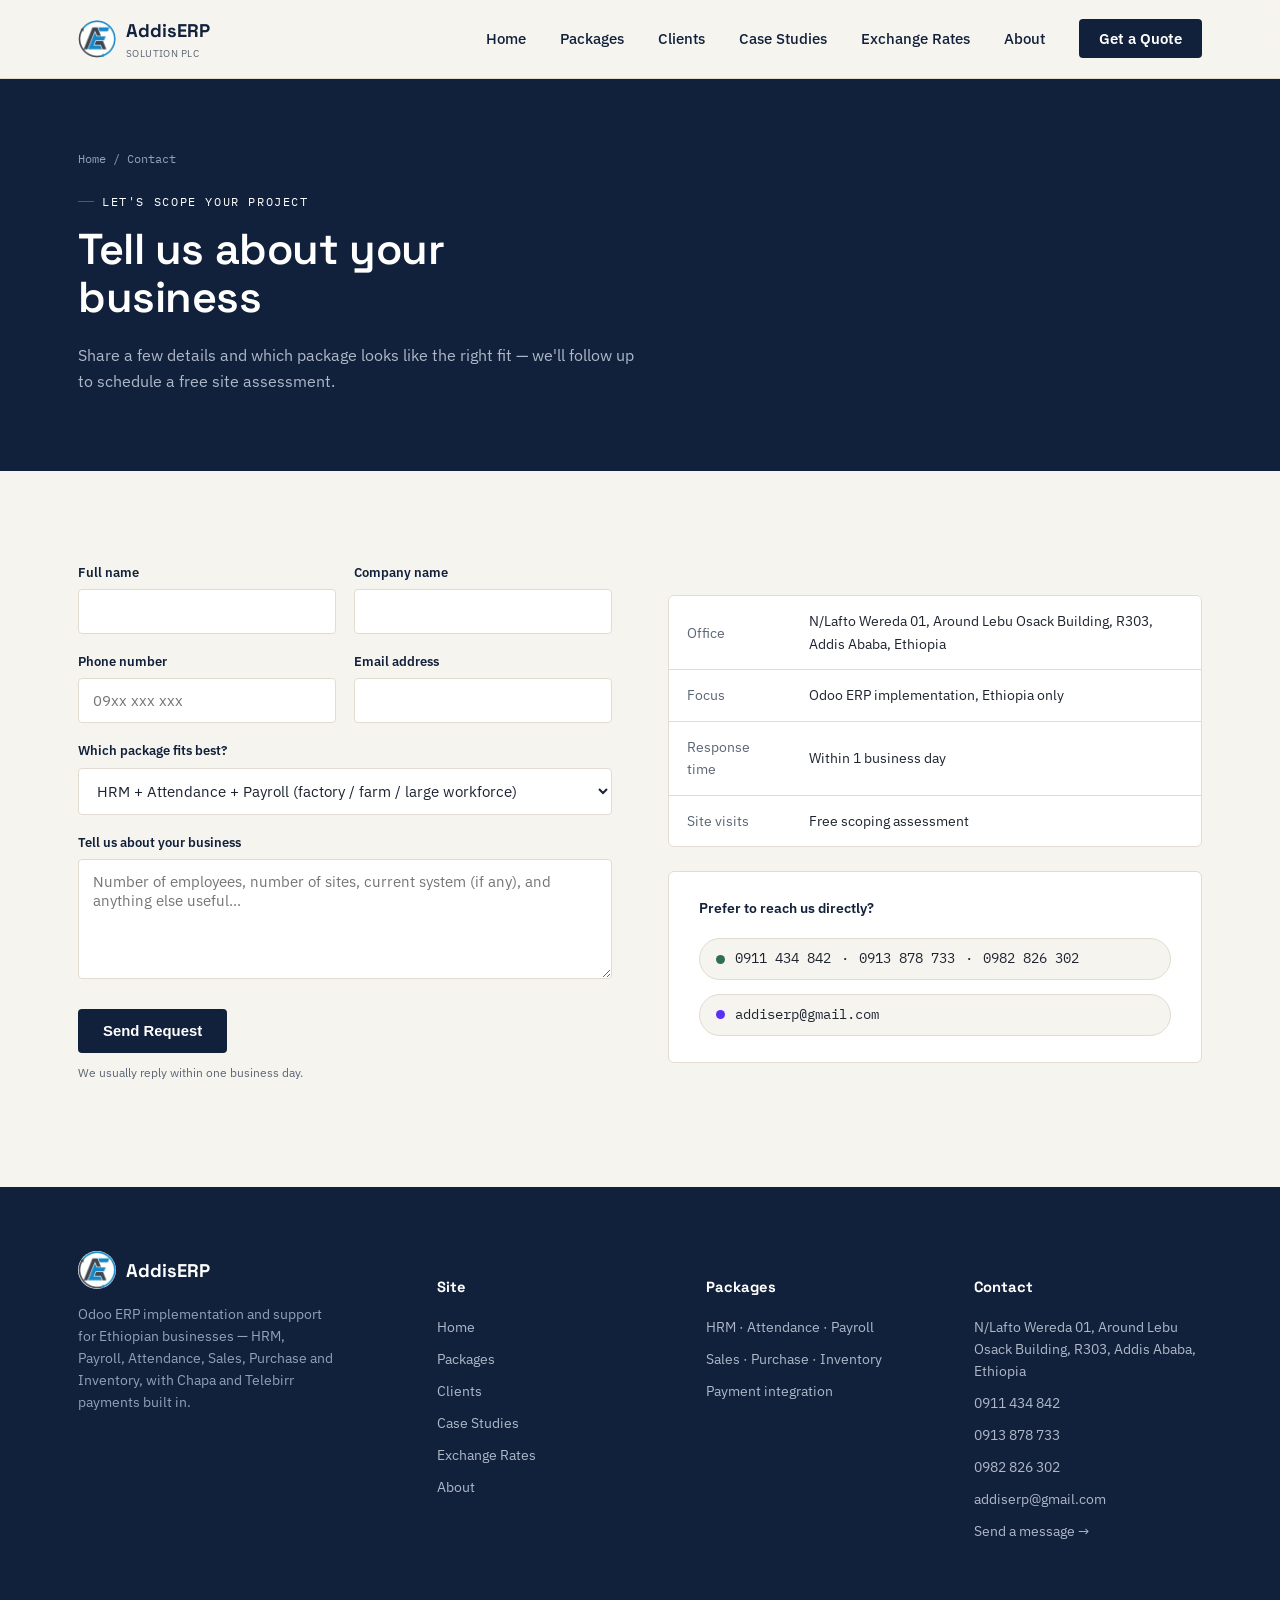
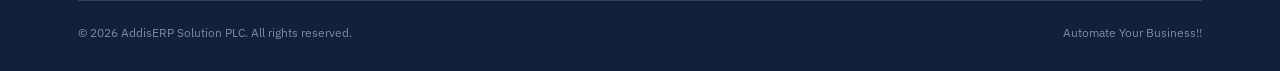
<file: contact.html>
<!DOCTYPE html>
<html lang="en">
<head>
<meta charset="UTF-8">
<meta name="viewport" content="width=device-width, initial-scale=1.0">
<title>Contact Us | AddisERP Solution PLC</title>
<meta name="description" content="Request a free Odoo ERP assessment from AddisERP Solution PLC — HRM/Payroll for factories and farms, or Sales/Inventory for wholesalers and retailers.">
<meta name="keywords" content="Odoo ERP quote Ethiopia, ERP consultation Addis Ababa, request Odoo demo Ethiopia">
<link rel="canonical" href="https://www.addiserp.com/contact.html">
<meta property="og:type" content="website">
<meta property="og:title" content="Contact Us | AddisERP Solution PLC">
<meta property="og:description" content="Request a free Odoo ERP assessment from AddisERP Solution PLC — HRM/Payroll for factories and farms, or Sales/Inventory for wholesalers and retailers.">
<meta property="og:image" content="https://www.addiserp.com/assets/img/favicon-512.png">
<meta property="og:url" content="https://www.addiserp.com/contact.html">
<meta name="twitter:card" content="summary">
<meta name="twitter:title" content="Contact Us | AddisERP Solution PLC">
<meta name="twitter:description" content="Request a free Odoo ERP assessment from AddisERP Solution PLC — HRM/Payroll for factories and farms, or Sales/Inventory for wholesalers and retailers.">
<link rel="icon" href="assets/img/favicon-32.png" sizes="32x32">
<link rel="icon" href="assets/img/favicon-48.png" sizes="48x48">
<link rel="apple-touch-icon" href="assets/img/favicon-180.png">
<link rel="preconnect" href="https://fonts.googleapis.com">
<link rel="preconnect" href="https://fonts.gstatic.com" crossorigin>
<link href="https://fonts.googleapis.com/css2?family=Space+Grotesk:wght@500;600;700&family=IBM+Plex+Sans:wght@400;500;600&family=IBM+Plex+Mono:wght@400;600&display=swap" rel="stylesheet">
<link rel="stylesheet" href="assets/css/main.css?v=3">
</head>
<body>

<header class="site-header">
  <nav class="nav">
    <a href="index.html" class="brand">
      <img src="assets/img/logo.png" alt="AddisERP Solution PLC logo" class="mark">
      <span>AddisERP<small>Solution PLC</small></span>
    </a>
    <ul class="nav-links" id="nav-links">
      <li><a href="index.html">Home</a></li>
      <li><a href="services.html">Packages</a></li>
      <li><a href="clients.html">Clients</a></li>
      <li><a href="case-studies.html">Case Studies</a></li>
      <li><a href="exchange-rate.html">Exchange Rates</a></li>
      <li><a href="about.html">About</a></li>
      <li><a href="contact.html" class="nav-cta">Get a Quote</a></li>
    </ul>
    <button class="nav-toggle" aria-label="Toggle menu" aria-expanded="false">
      <span></span><span></span><span></span>
    </button>
  </nav>
</header>

<section class="page-hero">
  <div class="container">
    <div class="breadcrumb"><a href="index.html">Home</a> / Contact</div>
    <div class="eyebrow on-dark">Let's scope your project</div>
    <h1>Tell us about your business</h1>
    <p>Share a few details and which package looks like the right fit — we'll follow up to schedule a free site assessment.</p>
  </div>
</section>

<section>
  <div class="container split">
    <div data-reveal>
      <form id="contact-form" action="contact-handler.php" method="POST">
        <div class="form-grid">
          <div>
            <label for="name">Full name</label>
            <input type="text" id="name" name="name" required>
          </div>
          <div>
            <label for="company">Company name</label>
            <input type="text" id="company" name="company" required>
          </div>
          <div>
            <label for="phone">Phone number</label>
            <input type="tel" id="phone" name="phone" placeholder="09xx xxx xxx" required>
          </div>
          <div>
            <label for="email">Email address</label>
            <input type="email" id="email" name="email">
          </div>
          <div class="full">
            <label for="sector">Which package fits best?</label>
            <select id="sector" name="sector">
              <option value="hrm">HRM + Attendance + Payroll (factory / farm / large workforce)</option>
              <option value="retail">Sales + Purchase + Inventory (wholesale / retail)</option>
              <option value="both">Both packages</option>
              <option value="unsure">Not sure yet</option>
            </select>
          </div>
          <div class="full">
            <label for="message">Tell us about your business</label>
            <textarea id="message" name="message" placeholder="Number of employees, number of sites, current system (if any), and anything else useful..." required></textarea>
          </div>
        </div>
        <div style="margin-top:22px;">
          <button type="submit" class="btn btn-ink">Send Request</button>
          <p class="form-note" id="form-status">We usually reply within one business day.</p>
        </div>
      </form>
    </div>

    <div data-reveal>
      <div class="table-wrap" style="margin-bottom:24px;">
        <table>
          <tbody>
            <tr><td style="color:var(--slate);">Office</td><td>N/Lafto Wereda 01, Around Lebu Osack Building, R303, Addis Ababa, Ethiopia</td></tr>
            <tr><td style="color:var(--slate);">Focus</td><td>Odoo ERP implementation, Ethiopia only</td></tr>
            <tr><td style="color:var(--slate);">Response time</td><td>Within 1 business day</td></tr>
            <tr><td style="color:var(--slate);">Site visits</td><td>Free scoping assessment</td></tr>
          </tbody>
        </table>
      </div>
      <div class="pay-strip" style="flex-direction:column; align-items:stretch; gap:14px;">
        <p style="margin-bottom:4px; font-size:.85rem; color:var(--ink); font-weight:600;">Prefer to reach us directly?</p>
        <div class="pay-chip bank" style="justify-content:flex-start;"><span class="dot"></span> <a href="tel:+251911434842">0911 434 842</a> · <a href="tel:+251913878733">0913 878 733</a> · <a href="tel:+251982826302">0982 826 302</a></div>
        <div class="pay-chip chapa" style="justify-content:flex-start;"><span class="dot"></span> <a href="mailto:addiserp@gmail.com">addiserp@gmail.com</a></div>
      </div>
    </div>
  </div>
</section>

<footer class="site-footer">
  <div class="container">
    <div class="foot-grid">
      <div class="foot-brand">
        <a href="index.html" class="brand" style="color:#fff; margin-bottom:14px; display:flex;">
          <img src="assets/img/logo.png" alt="AddisERP Solution PLC logo" class="mark"><span>AddisERP</span>
        </a>
        <p>Odoo ERP implementation and support for Ethiopian businesses — HRM, Payroll, Attendance, Sales, Purchase and Inventory, with Chapa and Telebirr payments built in.</p>
      </div>
      <div>
        <h5>Site</h5>
        <ul>
          <li><a href="index.html">Home</a></li>
          <li><a href="services.html">Packages</a></li>
          <li><a href="clients.html">Clients</a></li>
          <li><a href="case-studies.html">Case Studies</a></li>
          <li><a href="exchange-rate.html">Exchange Rates</a></li>
          <li><a href="about.html">About</a></li>
        </ul>
      </div>
      <div>
        <h5>Packages</h5>
        <ul>
          <li><a href="services.html#hrm">HRM · Attendance · Payroll</a></li>
          <li><a href="services.html#retail">Sales · Purchase · Inventory</a></li>
          <li><a href="services.html#payments">Payment integration</a></li>
        </ul>
      </div>
      <div>
        <h5>Contact</h5>
        <ul>
          <li>N/Lafto Wereda 01, Around Lebu Osack Building, R303, Addis Ababa, Ethiopia</li>
          <li><a href="tel:+251911434842">0911 434 842</a></li>
          <li><a href="tel:+251913878733">0913 878 733</a></li>
          <li><a href="tel:+251982826302">0982 826 302</a></li>
          <li><a href="mailto:addiserp@gmail.com">addiserp@gmail.com</a></li>
          <li><a href="contact.html">Send a message →</a></li>
        </ul>
      </div>
    </div>
    <div class="foot-bottom">
      <span>© <span id="year"></span> AddisERP Solution PLC. All rights reserved.</span>
      <span>Automate Your Business!!</span>
    </div>
  </div>
</footer>

<script>document.getElementById('year').textContent = new Date().getFullYear();</script>
<script src="assets/js/main.js"></script>
</body>
</html>
</file>
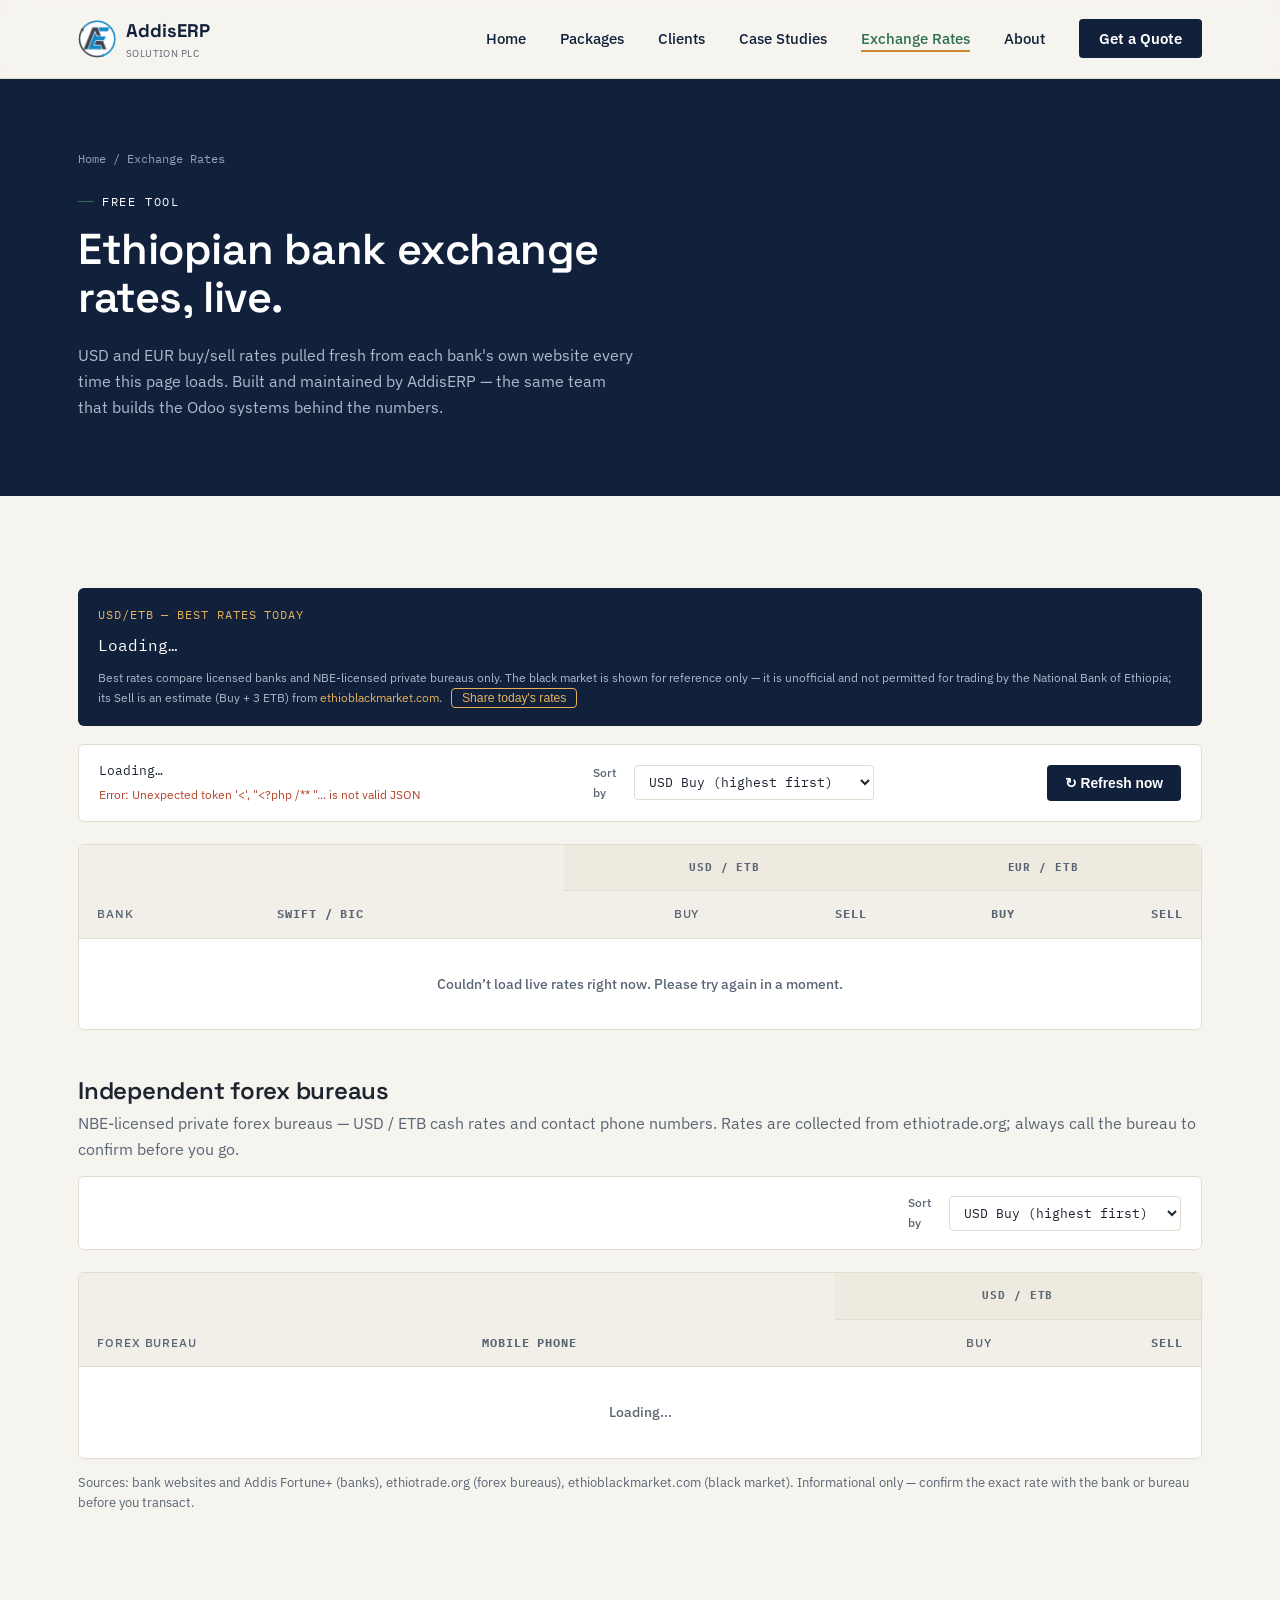
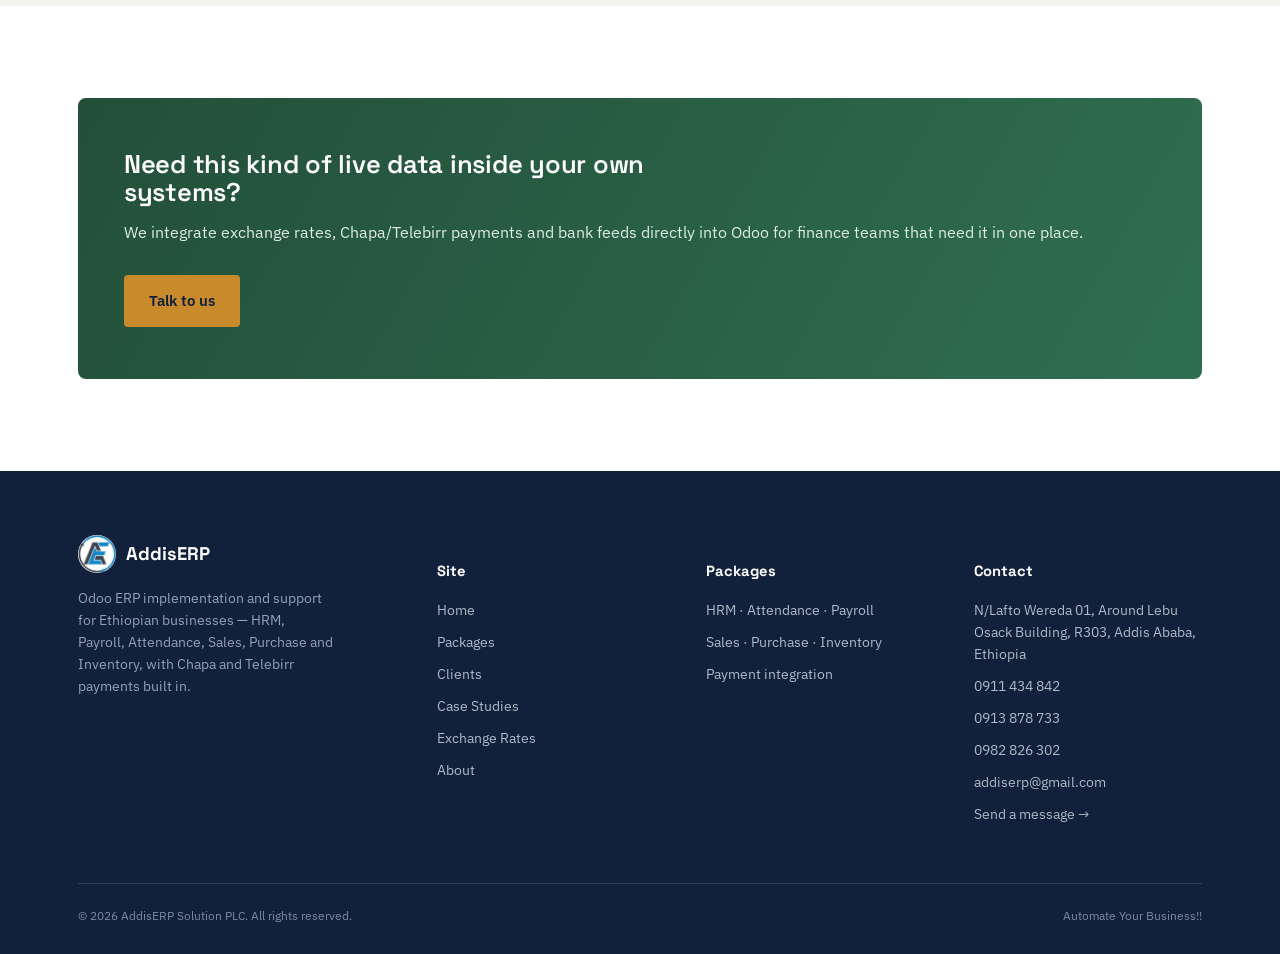
<file: exchange-rate.html>
<!DOCTYPE html>
<html lang="en">
<head>
<meta charset="UTF-8">
<meta name="viewport" content="width=device-width, initial-scale=1.0">
<title>Ethiopian Bank Exchange Rates (Live) | AddisERP Solution PLC</title>
<meta name="description" content="Live USD and EUR buy/sell exchange rates from Ethiopian banks, fetched fresh on every page load. A free tool from AddisERP Solution PLC.">
<meta name="keywords" content="Ethiopia exchange rate, USD to ETB, EUR to ETB, bank exchange rate Ethiopia, Commercial Bank of Ethiopia exchange rate, Dashen Bank exchange rate, Bank of Abyssinia exchange rate">
<link rel="canonical" href="https://www.addiserp.com/exchange-rate.html">
<meta property="og:type" content="website">
<meta property="og:title" content="Ethiopian Bank Exchange Rates (Live) | AddisERP Solution PLC">
<meta property="og:description" content="Live USD and EUR buy/sell exchange rates from Ethiopian banks, fetched fresh on every page load.">
<meta property="og:image" content="https://www.addiserp.com/assets/img/favicon-512.png">
<meta property="og:url" content="https://www.addiserp.com/exchange-rate.html">
<meta name="twitter:card" content="summary">
<meta name="twitter:title" content="Ethiopian Bank Exchange Rates (Live) | AddisERP Solution PLC">
<meta name="twitter:description" content="Live USD and EUR buy/sell exchange rates from Ethiopian banks, fetched fresh on every page load.">
<link rel="icon" href="assets/img/favicon-32.png" sizes="32x32">
<link rel="icon" href="assets/img/favicon-48.png" sizes="48x48">
<link rel="apple-touch-icon" href="assets/img/favicon-180.png">
<link rel="preconnect" href="https://fonts.googleapis.com">
<link rel="preconnect" href="https://fonts.gstatic.com" crossorigin>
<link href="https://fonts.googleapis.com/css2?family=Space+Grotesk:wght@500;600;700&family=IBM+Plex+Sans:wght@400;500;600&family=IBM+Plex+Mono:wght@400;600&display=swap" rel="stylesheet">
<link rel="stylesheet" href="assets/css/main.css?v=3">
<style>
  /* Page-specific additions — kept inline so main.css stays untouched */
  .rate-bar{
    display:flex; align-items:center; justify-content:space-between; flex-wrap:wrap; gap:14px;
    background:var(--panel); border:1px solid var(--line); border-radius:6px;
    padding:16px 20px; margin-bottom:22px;
  }
  .rate-bar .meta{ display:flex; flex-direction:column; gap:2px; }
  .rate-bar .updated{ font-family:var(--mono); font-size:.8rem; color:var(--charcoal); }
  .rate-bar .live-count{ font-family:var(--mono); font-size:.72rem; color:var(--green); }
  .rate-bar .status-msg{ font-size:.78rem; color:var(--slate); }
  .btn-refresh{
    display:inline-flex; align-items:center; gap:8px; background:var(--ink); color:#fff;
    padding:10px 18px; border-radius:var(--radius); font-weight:600; font-size:.86rem;
    border:0; cursor:pointer; transition:background .15s ease;
  }
  .btn-refresh:hover{ background:var(--green); }
  table.rates th, table.rates td{ font-family:var(--mono); }
  table.rates th:first-child, table.rates td:first-child{ font-family:var(--body); font-weight:500; }
  table.rates td.num{ text-align:right; font-variant-numeric:tabular-nums; }
  table.rates th.num{ text-align:right; }
  .curr-group{ text-align:center; font-family:var(--mono); font-size:.68rem; text-transform:uppercase; letter-spacing:.08em; color:var(--slate); background:#EFEAE0; }
  .disclaimer{
    font-size:.82rem; color:var(--slate); background:#FBF3E4; border:1px solid var(--line);
    border-radius:6px; padding:16px 20px; margin-top:18px;
  }
  .disclaimer strong{ color:var(--charcoal); }

  .black-market-card{
    background:var(--ink); color:#fff; border-radius:6px;
    padding:18px 20px; margin-bottom:18px;
  }
  .bmc-label{
    font-family:var(--mono); font-size:.72rem; text-transform:uppercase; letter-spacing:.08em;
    color:var(--gold-l); margin-bottom:8px;
  }
  .bmc-rates{ display:flex; flex-wrap:wrap; gap:22px; align-items:baseline; font-family:var(--mono); }
  .bmc-rates .bmc-figure{ font-size:1.5rem; font-weight:600; }
  .bmc-rates .bmc-figure-label{ font-size:.7rem; color:#AEB8C8; text-transform:uppercase; letter-spacing:.06em; display:block; margin-bottom:2px; font-family:var(--body); font-weight:500; }
  .bmc-rates .bmc-change{ font-size:.95rem; font-weight:600; }
  .bmc-rates .bmc-change.up{ color:#7FD99A; }
  .bmc-rates .bmc-change.down{ color:#E79B8A; }
  .bmc-grid{ display:grid; grid-template-columns:minmax(78px,.8fr) repeat(2,1fr); gap:1px; background:rgba(255,255,255,.12); border-radius:4px; overflow:hidden; font-family:var(--mono); }
  .bmc-rates .bmc-grid{ width:100%; }
  .bmc-grid > div{ background:var(--ink); padding:10px 12px; }
  .bmc-grid .bmc-h{ font-size:.68rem; text-transform:uppercase; letter-spacing:.06em; color:#AEB8C8; font-family:var(--body); font-weight:600; }
  .bmc-grid .bmc-rowlabel{ font-size:.78rem; color:#fff; font-family:var(--body); font-weight:600; }
  .bmc-grid .bmc-rowlabel small{ display:block; color:#AEB8C8; font-weight:400; font-size:.68rem; }
  .bmc-grid .bmc-v{ font-size:1.25rem; font-weight:600; }
  .bmc-grid .bmc-who{ display:block; font-size:.68rem; color:#AEB8C8; font-family:var(--body); font-weight:400; margin-top:2px; }
  .bmc-ref{ margin-top:12px; font-size:.82rem; color:#AEB8C8; font-family:var(--mono); }
  @media (max-width:600px){ .bmc-grid > div{ padding:8px 7px; } .bmc-grid .bmc-v{ font-size:.98rem; } .bmc-grid .bmc-h{ font-size:.6rem; } }
  .bmc-note{ font-size:.76rem; color:#AEB8C8; margin-top:10px; }
  .bmc-share{ background:none; border:1px solid var(--gold-l); color:var(--gold-l); border-radius:4px; padding:2px 10px; font-size:.76rem; cursor:pointer; margin-left:6px; }
  .rate-footnote{ font-size:.8rem; color:var(--slate); margin:14px 0 0; }
  .bmc-note a{ color:var(--gold-l); }

  .sort-control{ display:flex; align-items:center; gap:8px; }
  .sort-control label{ font-size:.78rem; color:var(--slate); margin:0; font-weight:500; }
  .sort-control select{
    font-family:var(--mono); font-size:.8rem; padding:7px 10px; border:1px solid var(--line);
    border-radius:var(--radius); background:#fff; color:var(--charcoal);
  }
</style>
</head>
<body>

<header class="site-header">
  <nav class="nav">
    <a href="index.html" class="brand">
      <img src="assets/img/logo.png" alt="AddisERP Solution PLC logo" class="mark">
      <span>AddisERP<small>Solution PLC</small></span>
    </a>
    <ul class="nav-links" id="nav-links">
      <li><a href="index.html">Home</a></li>
      <li><a href="services.html">Packages</a></li>
      <li><a href="clients.html">Clients</a></li>
      <li><a href="case-studies.html">Case Studies</a></li>
      <li><a href="exchange-rate.html">Exchange Rates</a></li>
      <li><a href="about.html">About</a></li>
      <li><a href="contact.html" class="nav-cta">Get a Quote</a></li>
    </ul>
    <button class="nav-toggle" aria-label="Toggle menu" aria-expanded="false">
      <span></span><span></span><span></span>
    </button>
  </nav>
</header>

<section class="page-hero">
  <div class="container">
    <div class="breadcrumb"><a href="index.html">Home</a> / Exchange Rates</div>
    <div class="eyebrow on-dark">Free tool</div>
    <h1>Ethiopian bank exchange rates, live.</h1>
    <p>USD and EUR buy/sell rates pulled fresh from each bank's own website every time this page loads. Built and maintained by AddisERP — the same team that builds the Odoo systems behind the numbers.</p>
  </div>
</section>

<section>
  <div class="container">

    <div class="black-market-card" id="black-market-card" data-reveal>
      <div class="bmc-label">USD/ETB — Best rates today</div>
      <div class="bmc-rates" id="black-market-rates">Loading…</div>
      <div class="bmc-note">Best rates compare licensed banks and NBE-licensed private bureaus only. The black market is shown for reference only — it is unofficial and not permitted for trading by the National Bank of Ethiopia; its Sell is an estimate (Buy + 3 ETB) from <a href="https://ethioblackmarket.com/" target="_blank" rel="noopener">ethioblackmarket.com</a>. <button type="button" id="rate-share" class="bmc-share">Share today's rates</button></div>
    </div>

    <div class="rate-bar">
      <div class="meta">
        <span class="updated" id="rate-updated">Loading…</span>
        <span class="live-count" id="rate-live-count"></span>
        <span class="status-msg" id="rate-status"></span>
      </div>
      <div class="sort-control">
        <label for="rate-sort">Sort by</label>
        <select id="rate-sort">
          <option value="usd-buy" selected>USD Buy (highest first)</option>
          <option value="usd-sell">USD Sell (highest first)</option>
        </select>
      </div>
      <button class="btn-refresh" id="rate-refresh" type="button">↻ Refresh now</button>
    </div>

    <div class="table-wrap" data-reveal>
      <table class="rates">
        <thead>
          <tr>
            <th rowspan="2" style="vertical-align:bottom;">Bank</th>
            <th rowspan="2" style="vertical-align:bottom;">SWIFT / BIC</th>
            <th colspan="2" class="curr-group">USD / ETB</th>
            <th colspan="2" class="curr-group">EUR / ETB</th>
          </tr>
          <tr>
            <th class="num">Buy</th>
            <th class="num">Sell</th>
            <th class="num">Buy</th>
            <th class="num">Sell</th>
          </tr>
        </thead>
        <tbody id="rate-tbody">
          <tr><td colspan="6" style="text-align:center;color:var(--slate);padding:34px 18px;">Loading…</td></tr>
        </tbody>
      </table>
    </div>

    <h2 style="margin:48px 0 6px;">Independent forex bureaus</h2>
    <p style="color:var(--slate);margin:0 0 14px;">NBE-licensed private forex bureaus — USD / ETB cash rates and contact phone numbers. Rates are collected from <a href="https://ethiotrade.org/forex-offices" target="_blank" rel="noopener">ethiotrade.org</a>; always call the bureau to confirm before you go.</p>
    <div class="rate-bar">
      <div class="meta"><span class="live-count" id="bureau-live-count"></span></div>
      <div class="sort-control">
        <label for="bureau-sort">Sort by</label>
        <select id="bureau-sort">
          <option value="usd-buy" selected>USD Buy (highest first)</option>
          <option value="usd-sell">USD Sell (lowest first)</option>
          <option value="name">Name (A–Z)</option>
        </select>
      </div>
    </div>
    <div class="table-wrap" data-reveal>
      <table class="rates">
        <thead>
          <tr>
            <th rowspan="2" style="vertical-align:bottom;">Forex bureau</th>
            <th rowspan="2" style="vertical-align:bottom;">Mobile phone</th>
            <th colspan="2" class="curr-group">USD / ETB</th>
          </tr>
          <tr>
            <th class="num">Buy</th>
            <th class="num">Sell</th>
          </tr>
        </thead>
        <tbody id="bureau-tbody">
          <tr><td colspan="4" style="text-align:center;color:var(--slate);padding:34px 18px;">Loading…</td></tr>
        </tbody>
      </table>
    </div>

    <p class="rate-footnote">Sources: bank websites and <a href="https://exchange.addisfortune.news/" target="_blank" rel="noopener">Addis Fortune+</a> (banks), <a href="https://ethiotrade.org/forex-offices" target="_blank" rel="noopener">ethiotrade.org</a> (forex bureaus), <a href="https://ethioblackmarket.com/" target="_blank" rel="noopener">ethioblackmarket.com</a> (black market). Informational only — confirm the exact rate with the bank or bureau before you transact.</p>

  </div>
</section>

<section class="bg-panel">
  <div class="container">
    <div class="cta-band" data-reveal>
      <div>
        <h3>Need this kind of live data inside your own systems?</h3>
        <p>We integrate exchange rates, Chapa/Telebirr payments and bank feeds directly into Odoo for finance teams that need it in one place.</p>
      </div>
      <a href="contact.html" class="btn btn-gold">Talk to us</a>
    </div>
  </div>
</section>

<footer class="site-footer">
  <div class="container">
    <div class="foot-grid">
      <div class="foot-brand">
        <a href="index.html" class="brand" style="color:#fff; margin-bottom:14px; display:flex;">
          <img src="assets/img/logo.png" alt="AddisERP Solution PLC logo" class="mark"><span>AddisERP</span>
        </a>
        <p>Odoo ERP implementation and support for Ethiopian businesses — HRM, Payroll, Attendance, Sales, Purchase and Inventory, with Chapa and Telebirr payments built in.</p>
      </div>
      <div>
        <h5>Site</h5>
        <ul>
          <li><a href="index.html">Home</a></li>
          <li><a href="services.html">Packages</a></li>
          <li><a href="clients.html">Clients</a></li>
          <li><a href="case-studies.html">Case Studies</a></li>
          <li><a href="exchange-rate.html">Exchange Rates</a></li>
          <li><a href="about.html">About</a></li>
        </ul>
      </div>
      <div>
        <h5>Packages</h5>
        <ul>
          <li><a href="services.html#hrm">HRM · Attendance · Payroll</a></li>
          <li><a href="services.html#retail">Sales · Purchase · Inventory</a></li>
          <li><a href="services.html#payments">Payment integration</a></li>
        </ul>
      </div>
      <div>
        <h5>Contact</h5>
        <ul>
          <li>N/Lafto Wereda 01, Around Lebu Osack Building, R303, Addis Ababa, Ethiopia</li>
          <li><a href="tel:+251911434842">0911 434 842</a></li>
          <li><a href="tel:+251913878733">0913 878 733</a></li>
          <li><a href="tel:+251982826302">0982 826 302</a></li>
          <li><a href="mailto:addiserp@gmail.com">addiserp@gmail.com</a></li>
          <li><a href="contact.html">Send a message →</a></li>
        </ul>
      </div>
    </div>
    <div class="foot-bottom">
      <span>© <span id="year"></span> AddisERP Solution PLC. All rights reserved.</span>
      <span>Automate Your Business!!</span>
    </div>
  </div>
</footer>

<script>document.getElementById('year').textContent = new Date().getFullYear();</script>
<script src="assets/js/main.js"></script>
<!-- .htaccess caches .js for 1 month (ExpiresByType application/javascript) with
     no filename hashing, so bump ?v=N any time exchange-rate.js changes, or
     browsers/caching proxies will keep serving the old file for weeks. -->
<script src="assets/js/exchange-rate.js?v=10"></script>
</body>
</html>
</file>
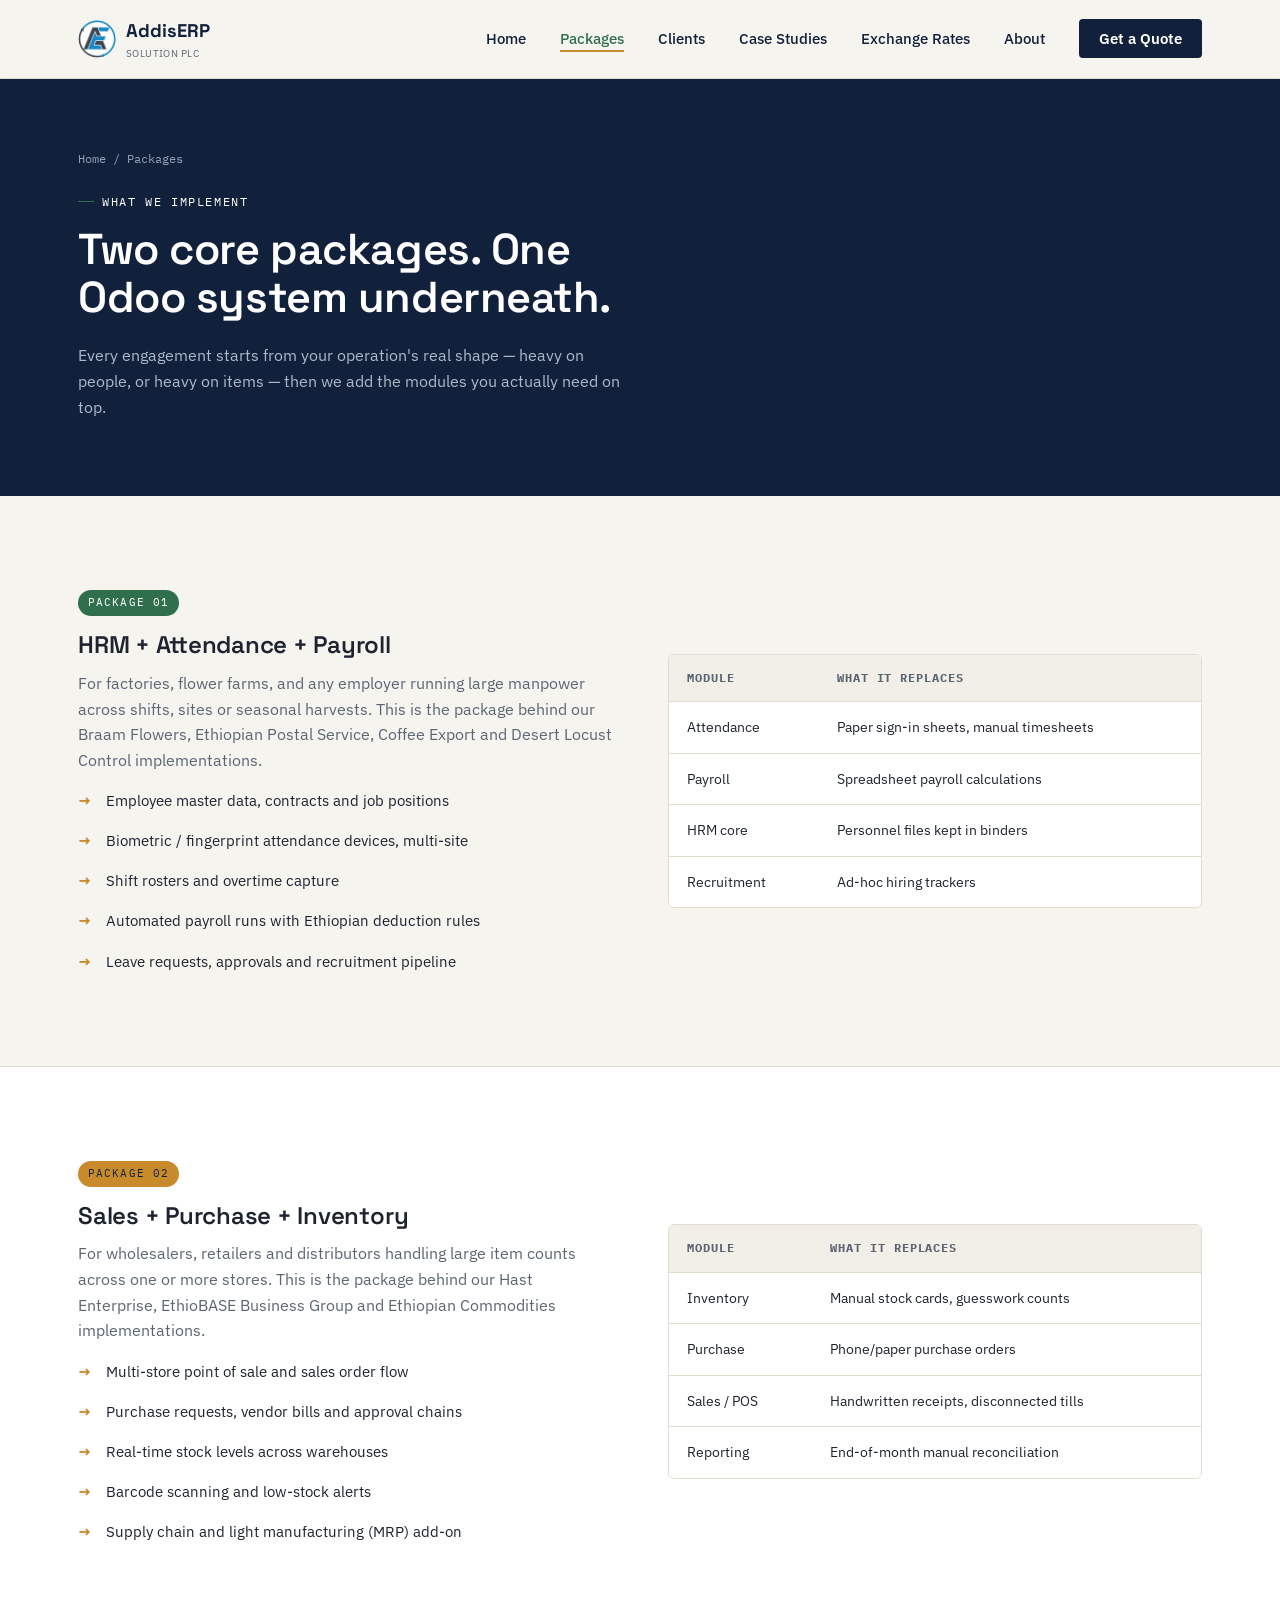
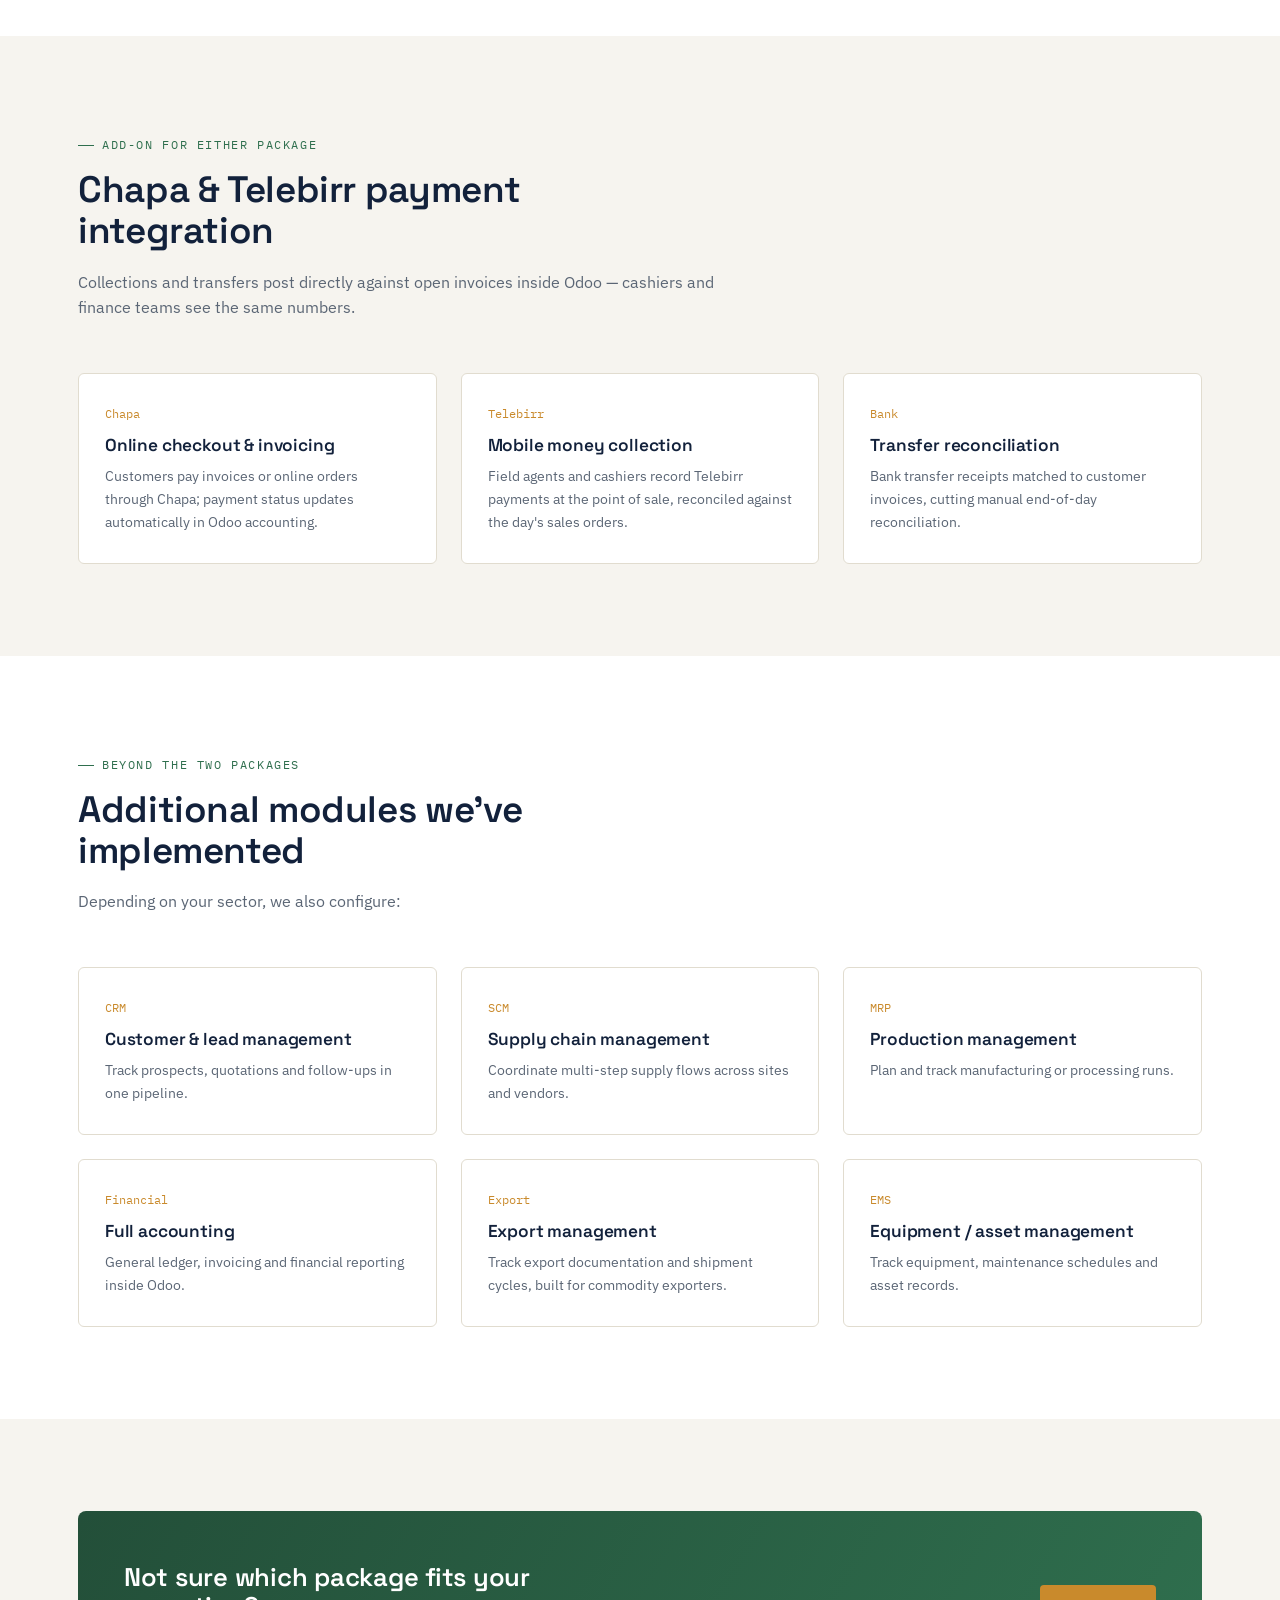
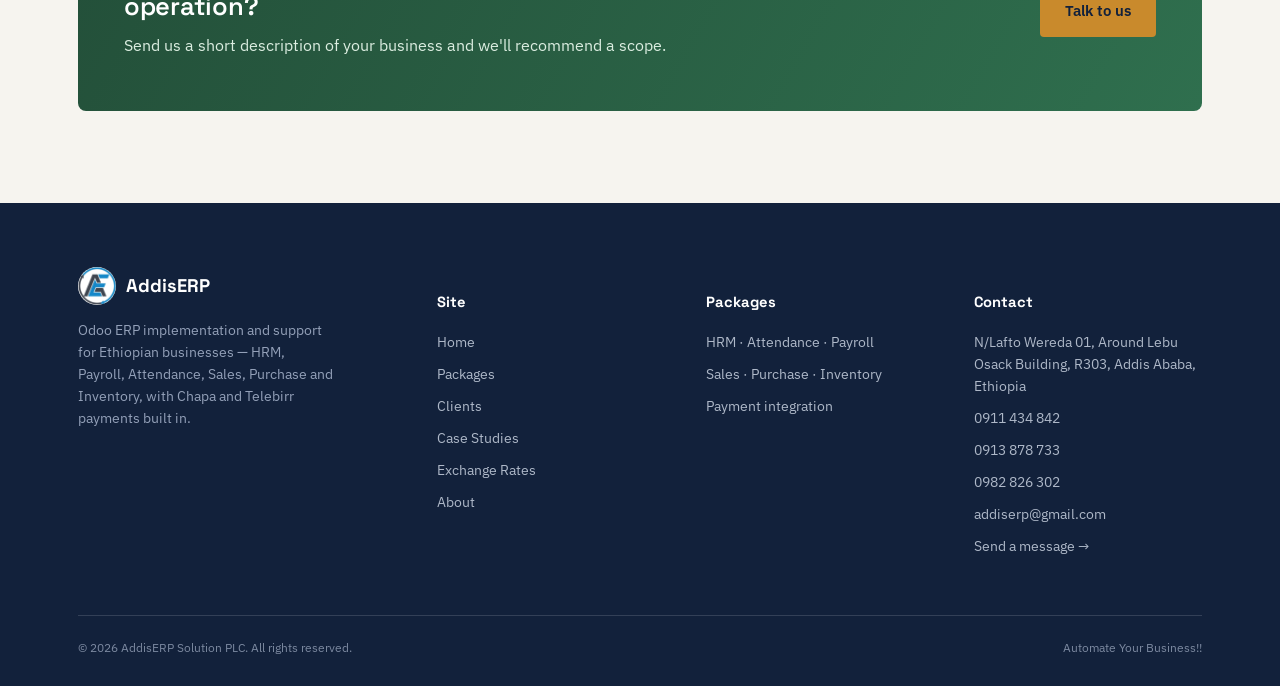
<file: services.html>
<!DOCTYPE html>
<html lang="en">
<head>
<meta charset="UTF-8">
<meta name="viewport" content="width=device-width, initial-scale=1.0">
<title>Packages — Odoo HRM/Payroll &amp; Sales/Inventory | AddisERP Solution PLC</title>
<meta name="description" content="Two Odoo ERP packages from AddisERP: HRM + Attendance + Payroll for factories and farms, and Sales + Purchase + Inventory for wholesalers and retailers. Plus Chapa and Telebirr payment integration.">
<meta name="keywords" content="Odoo HRM Ethiopia, attendance software Ethiopia, payroll Ethiopia, Odoo inventory Ethiopia, Odoo sales purchase inventory, Chapa payment gateway, Telebirr integration Odoo">
<link rel="canonical" href="https://www.addiserp.com/services.html">
<meta property="og:type" content="website">
<meta property="og:title" content="Packages — Odoo HRM/Payroll &amp; Sales/Inventory | AddisERP Solution PLC">
<meta property="og:description" content="Two Odoo ERP packages from AddisERP: HRM + Attendance + Payroll for factories and farms, and Sales + Purchase + Inventory for wholesalers and retailers. Plus Chapa and Telebirr payment integration.">
<meta property="og:image" content="https://www.addiserp.com/assets/img/favicon-512.png">
<meta property="og:url" content="https://www.addiserp.com/services.html">
<meta name="twitter:card" content="summary">
<meta name="twitter:title" content="Packages — Odoo HRM/Payroll &amp; Sales/Inventory | AddisERP Solution PLC">
<meta name="twitter:description" content="Two Odoo ERP packages from AddisERP: HRM + Attendance + Payroll for factories and farms, and Sales + Purchase + Inventory for wholesalers and retailers. Plus Chapa and Telebirr payment integration.">
<link rel="icon" href="assets/img/favicon-32.png" sizes="32x32">
<link rel="icon" href="assets/img/favicon-48.png" sizes="48x48">
<link rel="apple-touch-icon" href="assets/img/favicon-180.png">
<link rel="preconnect" href="https://fonts.googleapis.com">
<link rel="preconnect" href="https://fonts.gstatic.com" crossorigin>
<link href="https://fonts.googleapis.com/css2?family=Space+Grotesk:wght@500;600;700&family=IBM+Plex+Sans:wght@400;500;600&family=IBM+Plex+Mono:wght@400;600&display=swap" rel="stylesheet">
<link rel="stylesheet" href="assets/css/main.css?v=3">
</head>
<body>

<header class="site-header">
  <nav class="nav">
    <a href="index.html" class="brand">
      <img src="assets/img/logo.png" alt="AddisERP Solution PLC logo" class="mark">
      <span>AddisERP<small>Solution PLC</small></span>
    </a>
    <ul class="nav-links" id="nav-links">
      <li><a href="index.html">Home</a></li>
      <li><a href="services.html">Packages</a></li>
      <li><a href="clients.html">Clients</a></li>
      <li><a href="case-studies.html">Case Studies</a></li>
      <li><a href="exchange-rate.html">Exchange Rates</a></li>
      <li><a href="about.html">About</a></li>
      <li><a href="contact.html" class="nav-cta">Get a Quote</a></li>
    </ul>
    <button class="nav-toggle" aria-label="Toggle menu" aria-expanded="false">
      <span></span><span></span><span></span>
    </button>
  </nav>
</header>

<section class="page-hero">
  <div class="container">
    <div class="breadcrumb"><a href="index.html">Home</a> / Packages</div>
    <div class="eyebrow on-dark">What we implement</div>
    <h1>Two core packages. One Odoo system underneath.</h1>
    <p>Every engagement starts from your operation's real shape — heavy on people, or heavy on items — then we add the modules you actually need on top.</p>
  </div>
</section>

<!-- HRM PACKAGE -->
<section id="hrm">
  <div class="container split">
    <div data-reveal>
      <span class="tag" style="background:var(--green);color:#fff;font-family:var(--mono);font-size:.7rem;text-transform:uppercase;letter-spacing:.1em;padding:4px 10px;border-radius:20px;display:inline-block;margin-bottom:16px;">Package 01</span>
      <h2>HRM + Attendance + Payroll</h2>
      <p>For factories, flower farms, and any employer running large manpower across shifts, sites or seasonal harvests. This is the package behind our Braam Flowers, Ethiopian Postal Service, Coffee Export and Desert Locust Control implementations.</p>
      <ul class="kicker-list">
        <li>Employee master data, contracts and job positions</li>
        <li>Biometric / fingerprint attendance devices, multi-site</li>
        <li>Shift rosters and overtime capture</li>
        <li>Automated payroll runs with Ethiopian deduction rules</li>
        <li>Leave requests, approvals and recruitment pipeline</li>
      </ul>
    </div>
    <div class="table-wrap" data-reveal>
      <table>
        <thead><tr><th>Module</th><th>What it replaces</th></tr></thead>
        <tbody>
          <tr><td>Attendance</td><td>Paper sign-in sheets, manual timesheets</td></tr>
          <tr><td>Payroll</td><td>Spreadsheet payroll calculations</td></tr>
          <tr><td>HRM core</td><td>Personnel files kept in binders</td></tr>
          <tr><td>Recruitment</td><td>Ad-hoc hiring trackers</td></tr>
        </tbody>
      </table>
    </div>
  </div>
</section>

<hr class="divider">

<!-- RETAIL PACKAGE -->
<section id="retail" class="bg-panel">
  <div class="container split">
    <div class="table-wrap" data-reveal style="order:2;">
      <table>
        <thead><tr><th>Module</th><th>What it replaces</th></tr></thead>
        <tbody>
          <tr><td>Inventory</td><td>Manual stock cards, guesswork counts</td></tr>
          <tr><td>Purchase</td><td>Phone/paper purchase orders</td></tr>
          <tr><td>Sales / POS</td><td>Handwritten receipts, disconnected tills</td></tr>
          <tr><td>Reporting</td><td>End-of-month manual reconciliation</td></tr>
        </tbody>
      </table>
    </div>
    <div data-reveal style="order:1;">
      <span class="tag" style="background:var(--gold);color:var(--ink);font-family:var(--mono);font-size:.7rem;text-transform:uppercase;letter-spacing:.1em;padding:4px 10px;border-radius:20px;display:inline-block;margin-bottom:16px;">Package 02</span>
      <h2>Sales + Purchase + Inventory</h2>
      <p>For wholesalers, retailers and distributors handling large item counts across one or more stores. This is the package behind our Hast Enterprise, EthioBASE Business Group and Ethiopian Commodities implementations.</p>
      <ul class="kicker-list">
        <li>Multi-store point of sale and sales order flow</li>
        <li>Purchase requests, vendor bills and approval chains</li>
        <li>Real-time stock levels across warehouses</li>
        <li>Barcode scanning and low-stock alerts</li>
        <li>Supply chain and light manufacturing (MRP) add-on</li>
      </ul>
    </div>
  </div>
</section>

<!-- PAYMENTS -->
<section id="payments">
  <div class="container">
    <div class="section-head" data-reveal>
      <div class="eyebrow">Add-on for either package</div>
      <h2>Chapa &amp; Telebirr payment integration</h2>
      <p>Collections and transfers post directly against open invoices inside Odoo — cashiers and finance teams see the same numbers.</p>
    </div>
    <div class="cards" data-reveal>
      <div class="card">
        <span class="n">Chapa</span>
        <h4>Online checkout &amp; invoicing</h4>
        <p>Customers pay invoices or online orders through Chapa; payment status updates automatically in Odoo accounting.</p>
      </div>
      <div class="card">
        <span class="n">Telebirr</span>
        <h4>Mobile money collection</h4>
        <p>Field agents and cashiers record Telebirr payments at the point of sale, reconciled against the day's sales orders.</p>
      </div>
      <div class="card">
        <span class="n">Bank</span>
        <h4>Transfer reconciliation</h4>
        <p>Bank transfer receipts matched to customer invoices, cutting manual end-of-day reconciliation.</p>
      </div>
    </div>
  </div>
</section>

<!-- ADDITIONAL MODULES -->
<section class="bg-panel">
  <div class="container">
    <div class="section-head" data-reveal>
      <div class="eyebrow">Beyond the two packages</div>
      <h2>Additional modules we've implemented</h2>
      <p>Depending on your sector, we also configure:</p>
    </div>
    <div class="cards" data-reveal>
      <div class="card"><span class="n">CRM</span><h4>Customer &amp; lead management</h4><p>Track prospects, quotations and follow-ups in one pipeline.</p></div>
      <div class="card"><span class="n">SCM</span><h4>Supply chain management</h4><p>Coordinate multi-step supply flows across sites and vendors.</p></div>
      <div class="card"><span class="n">MRP</span><h4>Production management</h4><p>Plan and track manufacturing or processing runs.</p></div>
      <div class="card"><span class="n">Financial</span><h4>Full accounting</h4><p>General ledger, invoicing and financial reporting inside Odoo.</p></div>
      <div class="card"><span class="n">Export</span><h4>Export management</h4><p>Track export documentation and shipment cycles, built for commodity exporters.</p></div>
      <div class="card"><span class="n">EMS</span><h4>Equipment / asset management</h4><p>Track equipment, maintenance schedules and asset records.</p></div>
    </div>
  </div>
</section>

<section>
  <div class="container">
    <div class="cta-band" data-reveal>
      <div>
        <h3>Not sure which package fits your operation?</h3>
        <p>Send us a short description of your business and we'll recommend a scope.</p>
      </div>
      <a href="contact.html" class="btn btn-gold">Talk to us</a>
    </div>
  </div>
</section>

<footer class="site-footer">
  <div class="container">
    <div class="foot-grid">
      <div class="foot-brand">
        <a href="index.html" class="brand" style="color:#fff; margin-bottom:14px; display:flex;">
          <img src="assets/img/logo.png" alt="AddisERP Solution PLC logo" class="mark"><span>AddisERP</span>
        </a>
        <p>Odoo ERP implementation and support for Ethiopian businesses — HRM, Payroll, Attendance, Sales, Purchase and Inventory, with Chapa and Telebirr payments built in.</p>
      </div>
      <div>
        <h5>Site</h5>
        <ul>
          <li><a href="index.html">Home</a></li>
          <li><a href="services.html">Packages</a></li>
          <li><a href="clients.html">Clients</a></li>
          <li><a href="case-studies.html">Case Studies</a></li>
          <li><a href="exchange-rate.html">Exchange Rates</a></li>
          <li><a href="about.html">About</a></li>
        </ul>
      </div>
      <div>
        <h5>Packages</h5>
        <ul>
          <li><a href="services.html#hrm">HRM · Attendance · Payroll</a></li>
          <li><a href="services.html#retail">Sales · Purchase · Inventory</a></li>
          <li><a href="services.html#payments">Payment integration</a></li>
        </ul>
      </div>
      <div>
        <h5>Contact</h5>
        <ul>
          <li>N/Lafto Wereda 01, Around Lebu Osack Building, R303, Addis Ababa, Ethiopia</li>
          <li><a href="tel:+251911434842">0911 434 842</a></li>
          <li><a href="tel:+251913878733">0913 878 733</a></li>
          <li><a href="tel:+251982826302">0982 826 302</a></li>
          <li><a href="mailto:addiserp@gmail.com">addiserp@gmail.com</a></li>
          <li><a href="contact.html">Send a message →</a></li>
        </ul>
      </div>
    </div>
    <div class="foot-bottom">
      <span>© <span id="year"></span> AddisERP Solution PLC. All rights reserved.</span>
      <span>Automate Your Business!!</span>
    </div>
  </div>
</footer>

<script>document.getElementById('year').textContent = new Date().getFullYear();</script>
<script src="assets/js/main.js"></script>
</body>
</html>
</file>
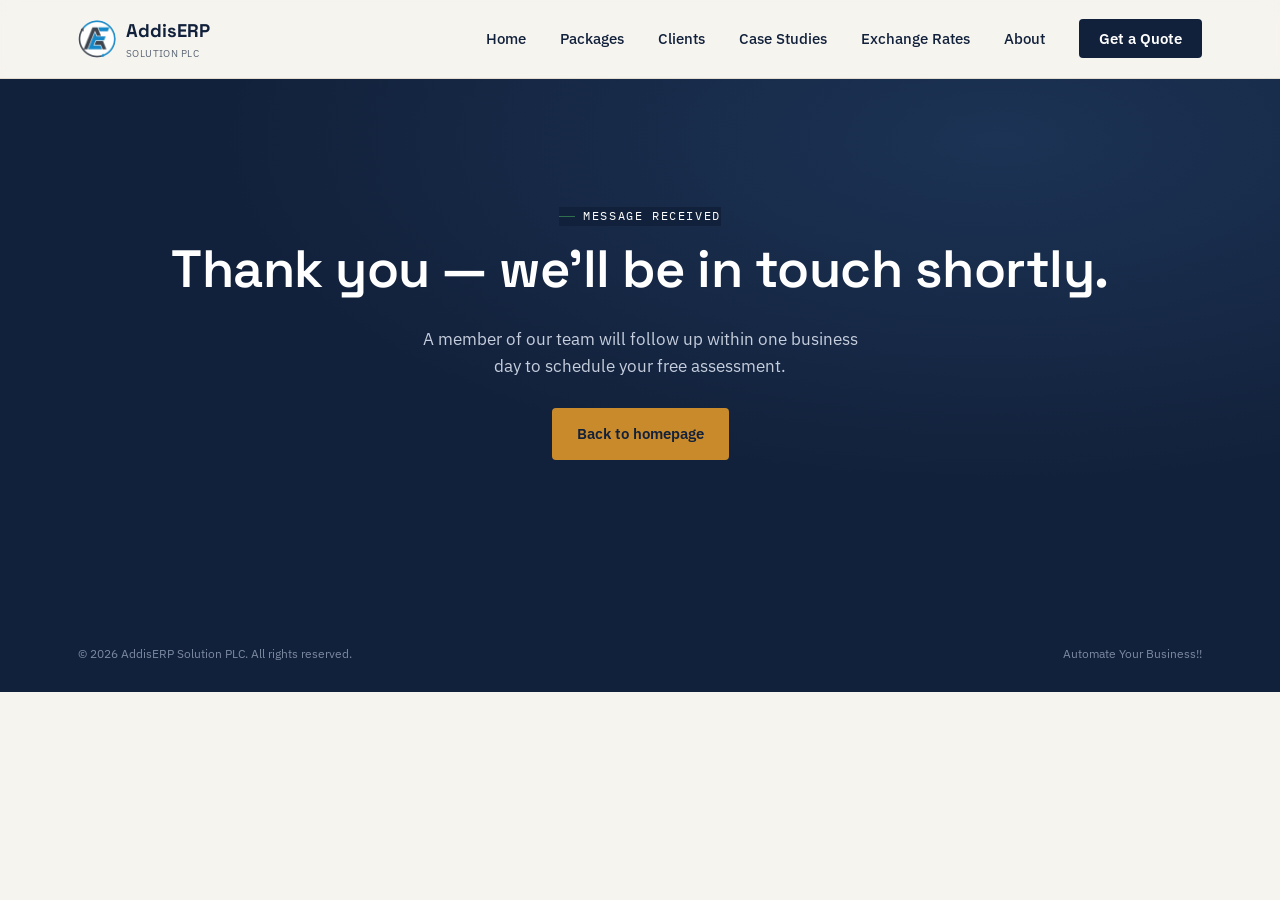
<file: thanks.html>
<!DOCTYPE html>
<html lang="en">
<head>
<meta charset="UTF-8">
<meta name="viewport" content="width=device-width, initial-scale=1.0">
<title>Thank You | AddisERP Solution PLC</title>
<meta name="robots" content="noindex">
<link rel="icon" href="assets/img/favicon-32.png" sizes="32x32">
<link rel="icon" href="assets/img/favicon-48.png" sizes="48x48">
<link rel="apple-touch-icon" href="assets/img/favicon-180.png">
<link rel="preconnect" href="https://fonts.googleapis.com">
<link rel="preconnect" href="https://fonts.gstatic.com" crossorigin>
<link href="https://fonts.googleapis.com/css2?family=Space+Grotesk:wght@500;600;700&family=IBM+Plex+Sans:wght@400;500;600&family=IBM+Plex+Mono:wght@400;600&display=swap" rel="stylesheet">
<link rel="stylesheet" href="assets/css/main.css?v=3">
</head>
<body>

<header class="site-header">
  <nav class="nav">
    <a href="index.html" class="brand">
      <img src="assets/img/logo.png" alt="AddisERP Solution PLC logo" class="mark">
      <span>AddisERP<small>Solution PLC</small></span>
    </a>
    <ul class="nav-links" id="nav-links">
      <li><a href="index.html">Home</a></li>
      <li><a href="services.html">Packages</a></li>
      <li><a href="clients.html">Clients</a></li>
      <li><a href="case-studies.html">Case Studies</a></li>
      <li><a href="exchange-rate.html">Exchange Rates</a></li>
      <li><a href="about.html">About</a></li>
      <li><a href="contact.html" class="nav-cta">Get a Quote</a></li>
    </ul>
    <button class="nav-toggle" aria-label="Toggle menu" aria-expanded="false">
      <span></span><span></span><span></span>
    </button>
  </nav>
</header>

<section class="hero" style="padding:120px 0;">
  <div class="container" style="text-align:center;">
    <div class="eyebrow on-dark" style="justify-content:center;">Message received</div>
    <h1>Thank you — we'll be in touch shortly.</h1>
    <p class="lead" style="margin:0 auto 28px;">A member of our team will follow up within one business day to schedule your free assessment.</p>
    <a href="index.html" class="btn btn-gold">Back to homepage</a>
  </div>
</section>

<footer class="site-footer">
  <div class="container">
    <div class="foot-bottom" style="border-top:0; padding-top:0;">
      <span>© <span id="year"></span> AddisERP Solution PLC. All rights reserved.</span>
      <span>Automate Your Business!!</span>
    </div>
  </div>
</footer>

<script>document.getElementById('year').textContent = new Date().getFullYear();</script>
<script src="assets/js/main.js"></script>
</body>
</html>
</file>
<file: assets/css/main.css>
/* ============================================================
   AddisERP Solution PLC — Stylesheet
   Display: Space Grotesk / Body: IBM Plex Sans / Data: IBM Plex Mono
   ============================================================ */

:root{
  --ink:      #12213B;   /* deep navy — headers, dark sections   */
  --ink-2:    #1A2E4D;   /* navy, one step lighter               */
  --paper:    #F6F4EF;   /* warm off-white page background       */
  --panel:    #FFFFFF;   /* card background                      */
  --green:    #2F6F4E;   /* module / growth accent                */
  --green-d:  #234F39;
  --gold:     #C98A2C;   /* export / value accent                 */
  --gold-l:   #E7B15C;
  --charcoal: #1D2430;   /* body text                             */
  --slate:    #5B6675;   /* muted text                            */
  --line:     #E1DCCF;   /* hairline on paper                     */
  --line-dark:rgba(255,255,255,.14);

  --display: 'Space Grotesk', 'Segoe UI', sans-serif;
  --body:    'IBM Plex Sans', 'Segoe UI', sans-serif;
  --mono:    'IBM Plex Mono', 'Courier New', monospace;

  --max: 1180px;
  --radius: 4px;
}

*,*::before,*::after{ box-sizing:border-box; }
html{ scroll-behavior:smooth; }
body{
  margin:0;
  font-family:var(--body);
  color:var(--charcoal);
  background:var(--paper);
  line-height:1.6;
  -webkit-font-smoothing:antialiased;
}
img{ max-width:100%; display:block; }
a{ color:inherit; text-decoration:none; }
ul{ margin:0; padding:0; list-style:none; }
h1,h2,h3,h4{
  font-family:var(--display);
  font-weight:600;
  line-height:1.12;
  margin:0 0 .5em;
  letter-spacing:-.01em;
}
p{ margin:0 0 1em; color:var(--slate); }
.container{ max-width:var(--max); margin:0 auto; padding:0 28px; }

:focus-visible{ outline:2px solid var(--gold); outline-offset:3px; }

@media (prefers-reduced-motion: reduce){
  *{ animation-duration:.001ms !important; animation-iteration-count:1 !important; transition-duration:.001ms !important; scroll-behavior:auto !important; }
}

/* ---------- eyebrow / labels ---------- */
.eyebrow{
  font-family:var(--mono);
  font-size:.72rem;
  letter-spacing:.14em;
  text-transform:uppercase;
  color:var(--green);
  display:inline-flex;
  align-items:center;
  gap:8px;
  margin-bottom:14px;
}
.eyebrow::before{
  content:"";
  width:16px; height:1px;
  background:var(--green);
}
.on-dark .eyebrow{ color:var(--gold-l); }
.on-dark .eyebrow::before{ background:var(--gold-l); }

/* ================= HEADER ================= */
.site-header{
  position:sticky; top:0; z-index:50;
  background:rgba(246,244,239,.92);
  backdrop-filter:blur(8px);
  border-bottom:1px solid var(--line);
}
.nav{
  display:flex; align-items:center; justify-content:space-between;
  padding:16px 28px;
  max-width:var(--max); margin:0 auto;
}
.brand{
  display:flex; align-items:center; gap:10px;
  font-family:var(--display); font-weight:700; font-size:1.15rem;
  color:var(--ink);
}
.brand .mark{
  width:38px; height:38px; border-radius:50%;
  object-fit:contain;
  flex:none;
}
.brand small{
  display:block; font-family:var(--body); font-weight:400; font-size:.65rem;
  color:var(--slate); letter-spacing:.04em; text-transform:uppercase;
}
.nav-links{ display:flex; gap:34px; align-items:center; }
.nav-links a{
  font-size:.92rem; color:var(--ink); font-weight:500;
  position:relative; padding:4px 0;
}
.nav-links a::after{
  content:""; position:absolute; left:0; bottom:0; width:0; height:2px;
  background:var(--gold); transition:width .2s ease;
}
.nav-links a:hover::after, .nav-links a.active::after{ width:100%; }
.nav-links a.active{ color:var(--green); }
.nav-cta{
  background:var(--ink); color:#fff !important; padding:10px 20px !important;
  border-radius:var(--radius); font-weight:600 !important;
}
.nav-cta::after{ display:none; }
.nav-cta:hover{ background:var(--green); }
.nav-toggle{ display:none; background:none; border:0; cursor:pointer; padding:6px; }
.nav-toggle span{ display:block; width:24px; height:2px; background:var(--ink); margin:5px 0; }

@media (max-width:880px){
  /* Anchored under the header (not position:fixed: the header's
     backdrop-filter makes fixed children size to the header itself,
     which left the menu with no background). */
  .nav-links{
    position:absolute; top:100%; left:0; right:0;
    background:#F6F4EF; background:var(--paper);
    max-height:calc(100vh - 72px); overflow-y:auto;
    flex-direction:column; align-items:flex-start; padding:24px 28px 32px;
    gap:22px; transform:translateY(-8px); opacity:0; pointer-events:none; visibility:hidden;
    transition:opacity .18s ease, transform .18s ease, visibility .18s;
    border-top:1px solid var(--line);
    box-shadow:0 18px 40px rgba(18,33,59,.18);
  }
  .nav-links.open{ opacity:1; transform:translateY(0); pointer-events:auto; visibility:visible; }
  .nav-toggle{ display:block; }
  .nav-cta{ width:100%; text-align:center; }
}

/* ================= HERO ================= */
.hero{
  background:radial-gradient(ellipse at 78% 12%, #1c3355 0%, var(--ink) 55%, var(--ink) 100%);
  color:#fff;
  padding:88px 0 100px;
  position:relative;
  overflow:hidden;
}
.hero-grid{
  display:grid; grid-template-columns:1.05fr .95fr; gap:56px; align-items:center;
}
.hero h1{
  font-size:clamp(2.1rem,4.1vw,3.4rem);
  color:#fff;
}
.hero h1 em{
  font-style:normal; color:var(--gold-l);
}
.hero .lead{
  font-size:1.08rem; color:#C6CEDD; max-width:46ch; margin-bottom:28px;
}
.hero-actions{ display:flex; gap:14px; flex-wrap:wrap; margin-bottom:36px; }
.hero-stats{ display:flex; gap:34px; flex-wrap:wrap; }
.hero-stats div{ border-left:2px solid var(--gold); padding-left:12px; }
.hero-stats .num{ font-family:var(--mono); font-size:1.5rem; color:#fff; font-weight:600; display:block; }
.hero-stats .lbl{ font-size:.76rem; color:#93A0B8; text-transform:uppercase; letter-spacing:.06em; }

/* ---- signature diagram: module hub ---- */
.hub-wrap{ position:relative; }
.hub-wrap svg{ width:100%; height:auto; }
.hub-node-label{
  font-family:var(--mono); font-size:11px; fill:#DDE3ED;
}
.hub-pulse{ animation:pulse 2.6s ease-in-out infinite; transform-origin:center; }
@keyframes pulse{ 0%,100%{ opacity:.55; } 50%{ opacity:1; } }
.hub-spin{ animation:spin 34s linear infinite; transform-origin:220px 200px; }
@keyframes spin{ to{ transform:rotate(360deg); } }

/* ================= BUTTONS ================= */
.btn{
  display:inline-flex; align-items:center; gap:8px;
  padding:13px 24px; border-radius:var(--radius);
  font-weight:600; font-size:.93rem; cursor:pointer;
  border:1px solid transparent; transition:transform .15s ease, background .15s ease, border-color .15s ease;
}
.btn:hover{ transform:translateY(-1px); }
.btn-gold{ background:var(--gold); color:var(--ink); }
.btn-gold:hover{ background:var(--gold-l); }
.btn-outline{ border-color:rgba(255,255,255,.4); color:#fff; }
.btn-outline:hover{ border-color:#fff; }
.btn-ink{ background:var(--ink); color:#fff; }
.btn-ink:hover{ background:var(--green-d); }
.btn-line{ border-color:var(--ink); color:var(--ink); }
.btn-line:hover{ background:var(--ink); color:#fff; }

/* ================= SECTIONS ================= */
section{ padding:92px 0; }
.section-head{ max-width:640px; margin-bottom:52px; }
.section-head h2{ font-size:clamp(1.6rem,3vw,2.3rem); color:var(--ink); }
.on-dark{ background:var(--ink); color:#fff; }
.on-dark h2, .on-dark h3{ color:#fff; }
.on-dark p{ color:#AEB8C8; }
.bg-panel{ background:var(--panel); }
.divider{ height:1px; background:var(--line); border:0; margin:0; }

/* ---- two-lane package split (structural device: the business is literally two lanes) ---- */
.lanes{ display:grid; grid-template-columns:1fr 1fr; gap:0; border:1px solid var(--line); border-radius:6px; overflow:hidden; }
.lane{ padding:44px 40px; position:relative; }
.lane + .lane{ border-left:1px solid var(--line); }
.lane-a{ background:#EFF4EF; }
.lane-b{ background:#FBF3E4; }
.lane .tag{
  font-family:var(--mono); font-size:.7rem; text-transform:uppercase; letter-spacing:.1em;
  padding:4px 10px; border-radius:20px; display:inline-block; margin-bottom:16px;
}
.lane-a .tag{ background:var(--green); color:#fff; }
.lane-b .tag{ background:var(--gold); color:var(--ink); }
.lane h3{ font-size:1.4rem; color:var(--ink); margin-bottom:10px; }
.lane .for{ font-size:.85rem; color:var(--slate); margin-bottom:22px; }
.lane .for strong{ color:var(--charcoal); }
.mod-list{ display:flex; flex-direction:column; gap:10px; margin-bottom:26px; }
.mod-list li{
  display:flex; align-items:center; gap:10px;
  font-size:.94rem; color:var(--charcoal); font-weight:500;
  background:rgba(255,255,255,.6); border:1px solid var(--line);
  padding:10px 14px; border-radius:4px;
}
.mod-list li::before{
  content:""; width:8px; height:8px; border-radius:50%; flex:none;
}
.lane-a .mod-list li::before{ background:var(--green); }
.lane-b .mod-list li::before{ background:var(--gold); }
@media (max-width:820px){
  .lanes{ grid-template-columns:1fr; }
  .lane + .lane{ border-left:0; border-top:1px solid var(--line); }
}

/* ---- cards grid ---- */
.cards{ display:grid; grid-template-columns:repeat(3,1fr); gap:24px; }
.card{
  background:var(--panel); border:1px solid var(--line); border-radius:6px;
  padding:30px 26px; transition:transform .18s ease, box-shadow .18s ease;
}
.card:hover{ transform:translateY(-3px); box-shadow:0 14px 30px -18px rgba(18,33,59,.35); }
.card .n{ font-family:var(--mono); color:var(--gold); font-size:.78rem; margin-bottom:12px; display:block; }
.card h4{ color:var(--ink); font-size:1.08rem; }
.card p{ font-size:.9rem; margin-bottom:0; }
@media (max-width:900px){ .cards{ grid-template-columns:1fr 1fr; } }
@media (max-width:600px){ .cards{ grid-template-columns:1fr; } }

/* ---- payments strip ---- */
.pay-strip{
  display:flex; align-items:center; gap:28px; flex-wrap:wrap;
  padding:26px 30px; background:var(--panel); border:1px solid var(--line); border-radius:6px;
}
.pay-chip{
  display:flex; align-items:center; gap:10px; font-family:var(--mono); font-size:.85rem;
  padding:9px 16px; border:1px solid var(--line); border-radius:24px; background:var(--paper);
}
.pay-chip .dot{ width:9px; height:9px; border-radius:50%; }
.pay-chip.chapa .dot{ background:#5A31F4; }
.pay-chip.tele .dot{ background:#5C2D91; }
.pay-chip.bank .dot{ background:var(--green); }

/* ---- process steps ---- */
.steps{ display:grid; grid-template-columns:repeat(5,1fr); gap:0; counter-reset:step; }
.step{ position:relative; padding:0 20px 0 0; }
.step .idx{
  font-family:var(--mono); color:var(--gold); font-size:1.6rem; font-weight:600; display:block; margin-bottom:10px;
}
.step h4{ font-size:.98rem; color:var(--ink); margin-bottom:8px; }
.step p{ font-size:.85rem; }
.step:not(:last-child)::after{
  content:""; position:absolute; top:14px; right:0; width:14px; height:1px; background:var(--line);
}
@media (max-width:960px){ .steps{ grid-template-columns:1fr 1fr; row-gap:36px; } .step::after{ display:none; } }
@media (max-width:560px){ .steps{ grid-template-columns:1fr; } }

/* ---- testimonial ---- */
.testimonial{
  background:var(--ink); color:#fff; border-radius:8px; padding:48px 44px;
  position:relative; display:grid; grid-template-columns:1fr 260px; gap:40px; align-items:center;
}
.testimonial blockquote{
  font-family:var(--display); font-size:1.25rem; line-height:1.5; margin:0 0 20px;
  font-weight:500; color:#fff;
}
.testimonial cite{ font-style:normal; font-size:.85rem; color:#9FADC4; display:block; }
.testimonial cite b{ color:#fff; display:block; font-size:.95rem; margin-bottom:2px; }
.stamp{
  border:1px solid var(--line-dark); border-radius:8px; padding:20px; font-family:var(--mono); font-size:.78rem; color:#AEB8C8;
}
.stamp .k{ display:flex; justify-content:space-between; padding:6px 0; border-bottom:1px dashed var(--line-dark); }
.stamp .k:last-child{ border-bottom:0; }
@media (max-width:760px){ .testimonial{ grid-template-columns:1fr; } }

/* ---- table (clients / staff) ---- */
.table-wrap{ overflow-x:auto; border:1px solid var(--line); border-radius:6px; }
table{ width:100%; border-collapse:collapse; min-width:680px; background:var(--panel); }
th,td{ text-align:left; padding:14px 18px; font-size:.88rem; border-bottom:1px solid var(--line); }
th{ font-family:var(--mono); font-size:.72rem; text-transform:uppercase; letter-spacing:.08em; color:var(--slate); background:#F1EFE7; }
tr:last-child td{ border-bottom:0; }
td.status{ font-family:var(--mono); font-size:.75rem; }
.badge{ display:inline-block; padding:3px 10px; border-radius:20px; font-size:.72rem; font-family:var(--mono); }
.badge.done{ background:#E4F0E8; color:var(--green-d); }
.badge.progress{ background:#FBF0DC; color:#8A5D14; }

/* ---- staff cards ---- */
.staff-grid{ display:grid; grid-template-columns:repeat(3,1fr); gap:20px; }
.staff-card{ background:var(--panel); border:1px solid var(--line); border-radius:6px; padding:22px; }
.staff-card h4{ font-size:1rem; color:var(--ink); margin-bottom:2px; }
.staff-card .role{ font-family:var(--mono); font-size:.72rem; color:var(--green); text-transform:uppercase; letter-spacing:.05em; margin-bottom:10px; display:block; }
.staff-card p{ font-size:.85rem; margin-bottom:0; }
@media (max-width:900px){ .staff-grid{ grid-template-columns:1fr 1fr; } }
@media (max-width:600px){ .staff-grid{ grid-template-columns:1fr; } }

/* ---- org chart (simple css tree) ---- */
.org{ display:flex; flex-direction:column; align-items:center; gap:26px; }
.org-row{ display:flex; gap:18px; flex-wrap:wrap; justify-content:center; }
.org-box{
  background:var(--panel); border:1px solid var(--line); border-radius:6px; padding:12px 18px;
  text-align:center; min-width:150px;
}
.org-box.lead{ background:var(--ink); color:#fff; border-color:var(--ink); }
.org-box .role{ font-family:var(--mono); font-size:.66rem; text-transform:uppercase; letter-spacing:.06em; color:var(--slate); display:block; margin-bottom:3px; }
.org-box.lead .role{ color:#93A0B8; }
.org-box .who{ font-weight:600; font-size:.92rem; }
.org-connector{ width:1px; height:22px; background:var(--line); }

/* ---- CTA band ---- */
.cta-band{
  background:linear-gradient(120deg,var(--green-d),var(--green));
  color:#fff; border-radius:8px; padding:52px 46px;
  display:flex; align-items:center; justify-content:space-between; gap:30px; flex-wrap:wrap;
}
.cta-band h3{ color:#fff; font-size:1.6rem; max-width:32ch; }
.cta-band p{ color:#DCEEE1; margin-bottom:0; }

/* ================= FORMS ================= */
.form-grid{ display:grid; grid-template-columns:1fr 1fr; gap:18px; }
.form-grid .full{ grid-column:1 / -1; }
label{ display:block; font-size:.8rem; font-weight:600; color:var(--ink); margin-bottom:6px; }
input,select,textarea{
  width:100%; padding:12px 14px; border:1px solid var(--line); border-radius:4px;
  font-family:var(--body); font-size:.92rem; background:#fff; color:var(--charcoal);
}
input:focus,select:focus,textarea:focus{ outline:2px solid var(--green); outline-offset:1px; border-color:var(--green); }
textarea{ resize:vertical; min-height:120px; }
.form-note{ font-size:.78rem; color:var(--slate); margin-top:10px; }
@media (max-width:700px){ .form-grid{ grid-template-columns:1fr; } }

/* ================= FOOTER ================= */
.site-footer{ background:var(--ink); color:#AEB8C8; padding:64px 0 28px; }
.foot-grid{ display:grid; grid-template-columns:1.4fr 1fr 1fr 1fr; gap:40px; margin-bottom:48px; }
.foot-grid h5{ color:#fff; font-family:var(--display); font-size:.92rem; margin-bottom:16px; }
.foot-grid li{ margin-bottom:10px; font-size:.86rem; }
.foot-grid a:hover{ color:#fff; }
.foot-brand p{ color:#93A0B8; font-size:.86rem; max-width:32ch; }
.foot-bottom{
  border-top:1px solid var(--line-dark); padding-top:22px; display:flex; justify-content:space-between;
  font-size:.78rem; color:#7C89A0; flex-wrap:wrap; gap:10px;
}
@media (max-width:900px){ .foot-grid{ grid-template-columns:1fr 1fr; } }
@media (max-width:560px){ .foot-grid{ grid-template-columns:1fr; } }

/* ---- page hero (inner pages) ---- */
.page-hero{ background:var(--ink); color:#fff; padding:70px 0 60px; }
.page-hero h1{ color:#fff; font-size:clamp(1.9rem,3.6vw,2.7rem); max-width:20ch; }
.page-hero p{ color:#AEB8C8; max-width:56ch; }
.breadcrumb{ font-family:var(--mono); font-size:.75rem; color:#93A0B8; margin-bottom:16px; }
.breadcrumb a:hover{ color:#fff; }

/* ---- misc ---- */
.split{ display:grid; grid-template-columns:1fr 1fr; gap:56px; align-items:center; }
@media (max-width:860px){ .split{ grid-template-columns:1fr; } }
/* Grid items default to min-width:auto, so a wide child (like a table) stretched the
   whole column past the phone screen. Let columns shrink, and don't force the small
   info tables inside split layouts to be 680px wide. */
.split > *{ min-width:0; }
.split table{ min-width:0; }
.kicker-list{ display:flex; flex-direction:column; gap:16px; }
.kicker-list li{ display:flex; gap:14px; font-size:.94rem; color:var(--charcoal); }
.kicker-list li::before{ content:"→"; color:var(--gold); font-weight:700; flex:none; }
.tag-row{ display:flex; gap:10px; flex-wrap:wrap; margin-top:18px; }
.tag-row span{
  font-family:var(--mono); font-size:.72rem; padding:6px 12px; border:1px solid var(--line);
  border-radius:20px; color:var(--slate);
}
</file>
